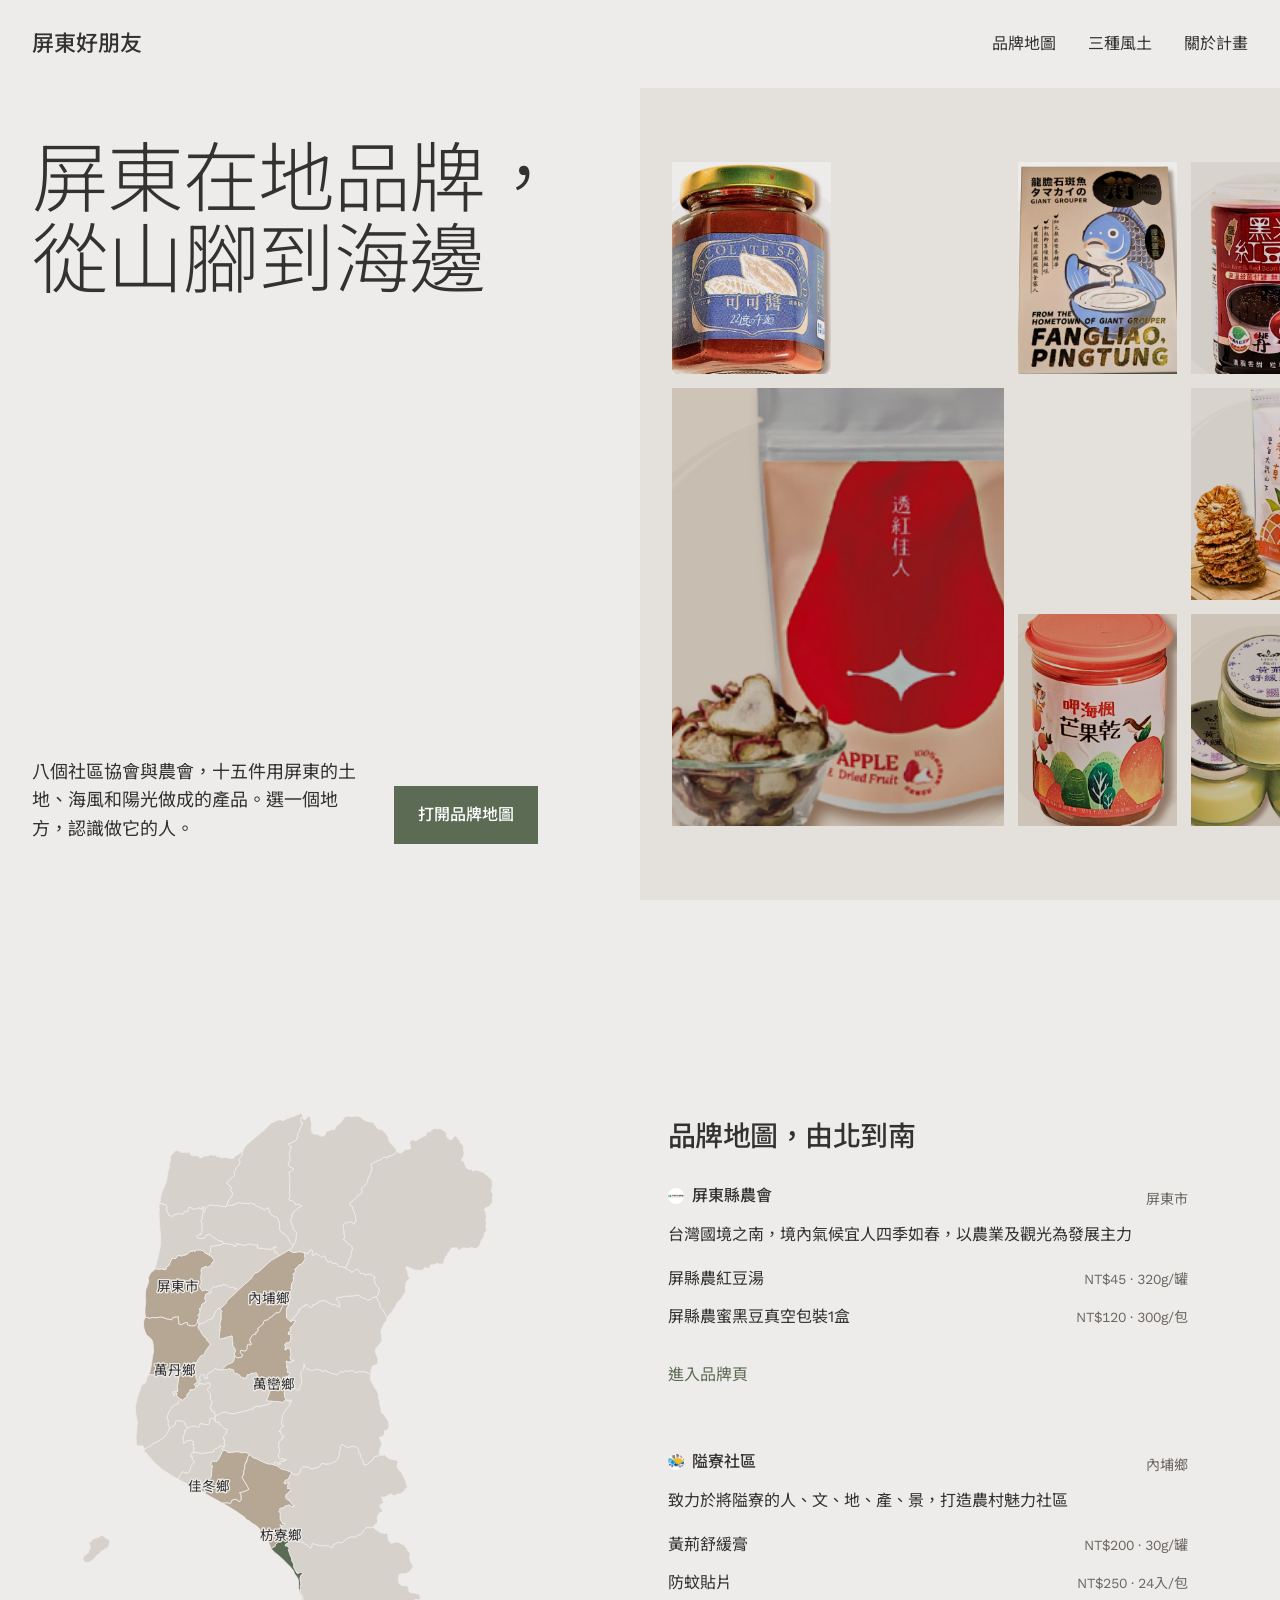
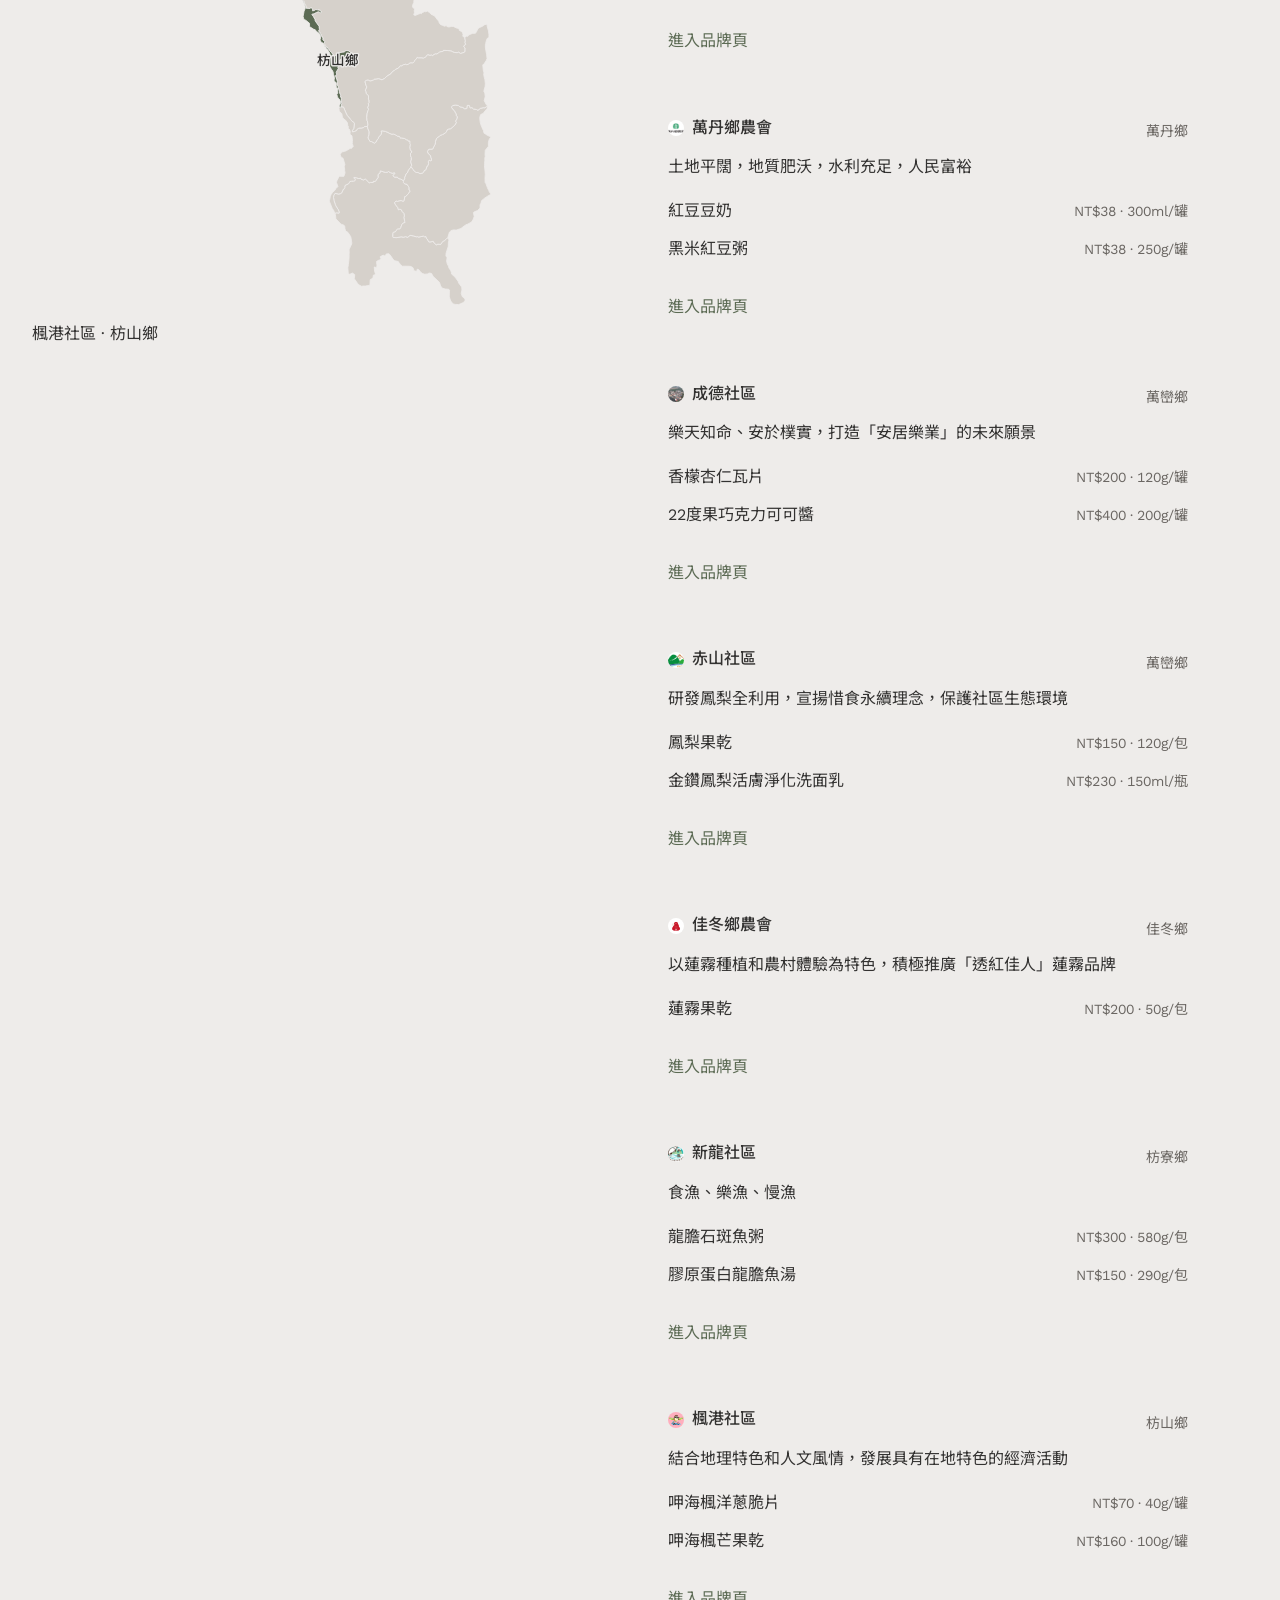
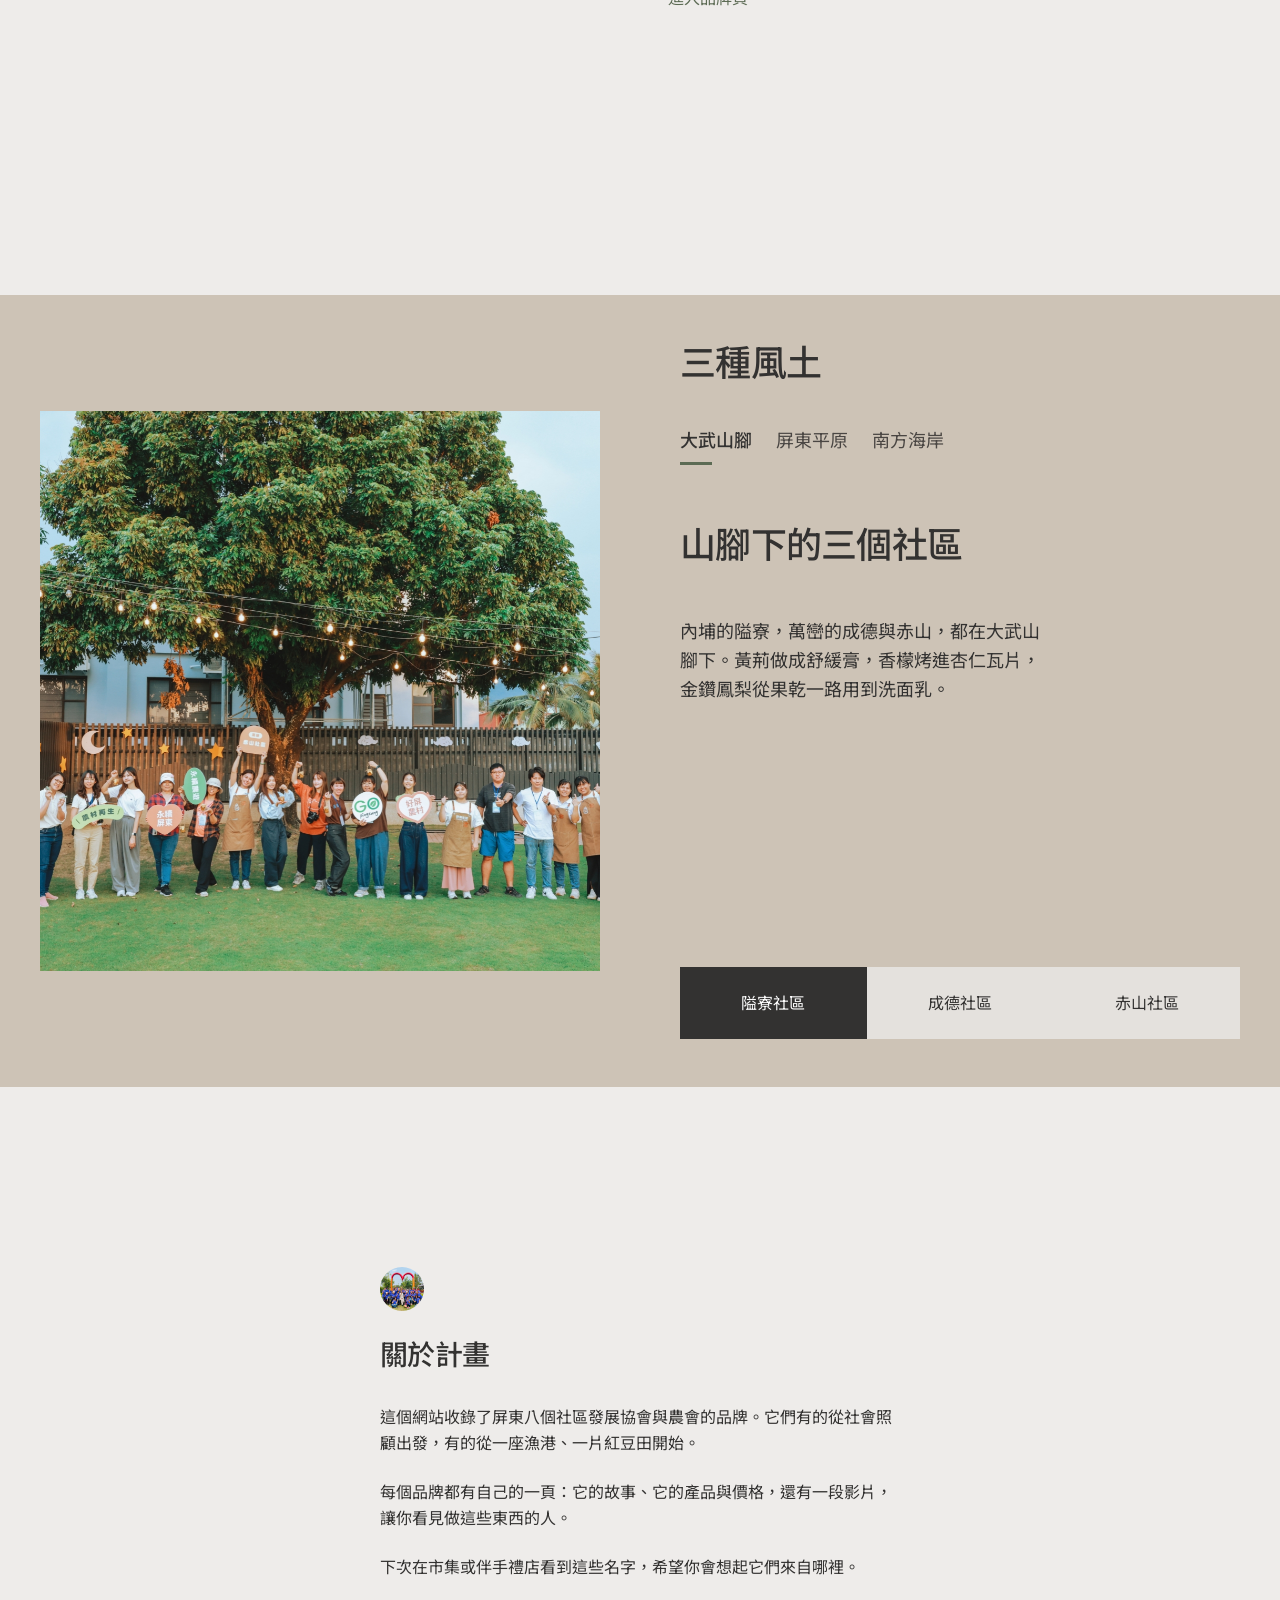
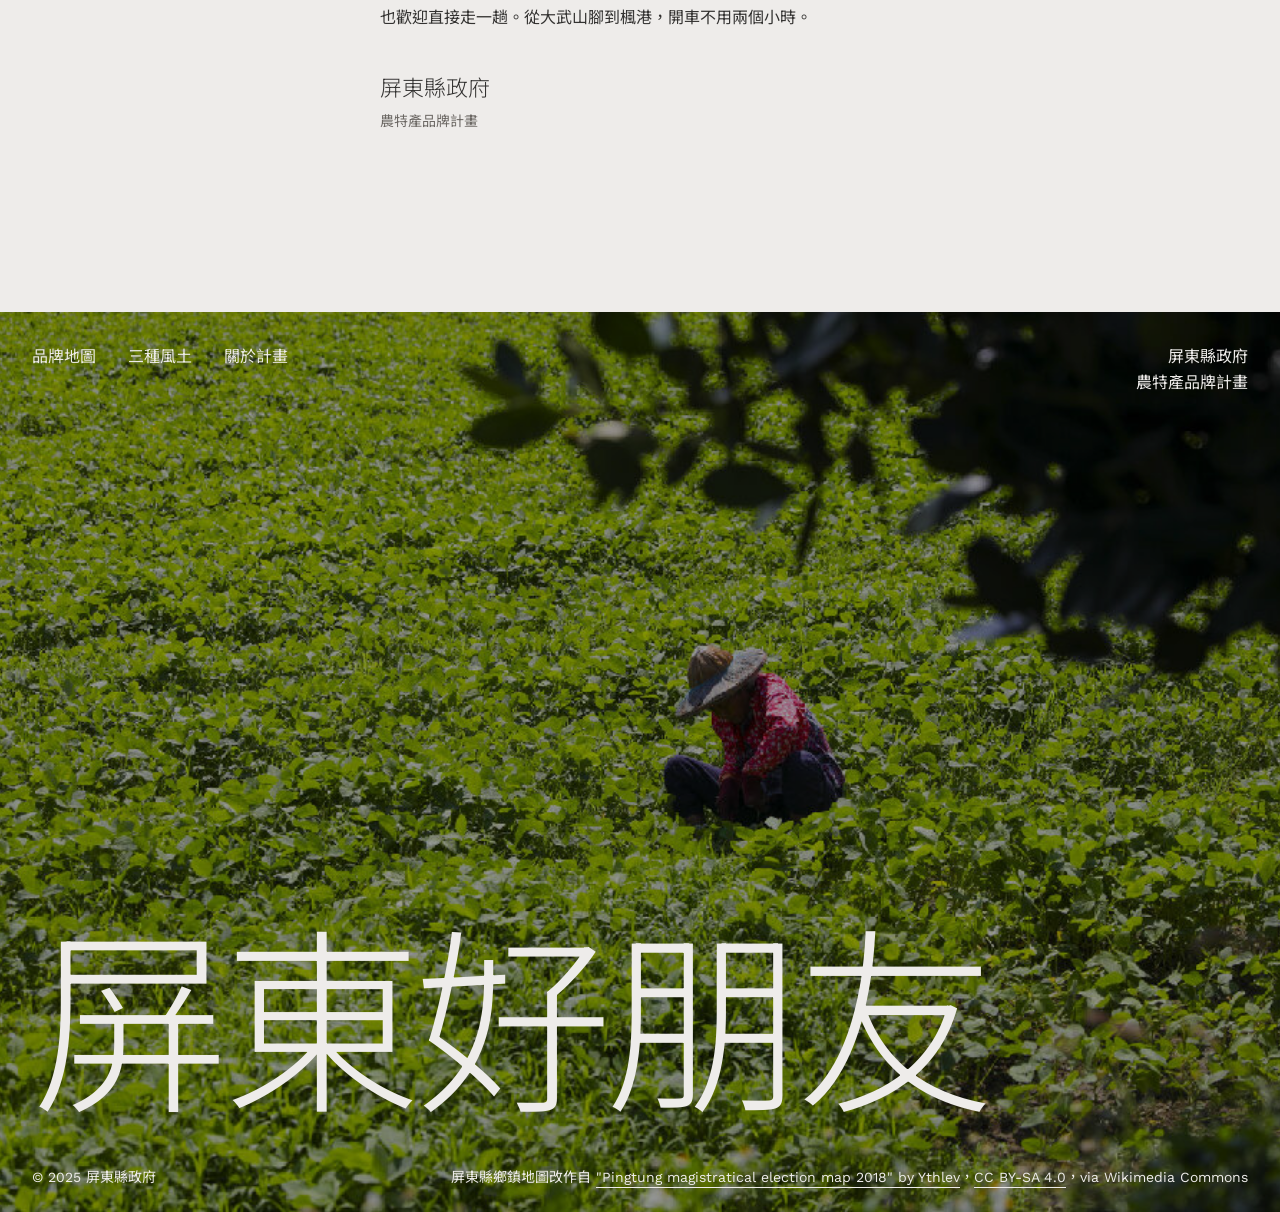
<file: index.html>
<!DOCTYPE html>
<html lang="zh-Hant">
<head>
  <meta charset="UTF-8">
  <meta name="viewport" content="width=device-width, initial-scale=1">
  <title>屏東好朋友｜從山腳到海邊的在地品牌</title>
  <meta name="description" content="八個社區協會與農會，十五件用屏東的土地、海風和陽光做成的產品。從品牌地圖認識做它的人。">
  <link rel="preconnect" href="https://fonts.googleapis.com">
  <link rel="preconnect" href="https://fonts.gstatic.com" crossorigin>
  <link href="https://fonts.googleapis.com/css2?family=Work+Sans:wght@300;400;500&amp;family=Noto+Sans+TC:wght@300;400;500&amp;display=swap" rel="stylesheet">
  <link rel="stylesheet" href="style.css">
  <script src="app.js" defer></script>
</head>
<body data-page="index">
  <header class="site-nav">
    <a class="wordmark" href="index.html">屏東好朋友</a>
    <nav aria-label="主要導覽"><a href="#map">品牌地圖</a><a href="#places">三種風土</a><a href="#about">關於計畫</a></nav>
  </header>
  <main>
    <section class="home-hero" aria-labelledby="home-title">
      <div class="hero-copy">
        <h1 id="home-title" data-reveal>屏東在地品牌，<br>從山腳到海邊</h1>
        <div class="hero-bottom">
          <p data-reveal>八個社區協會與農會，十五件用屏東的土地、海風和陽光做成的產品。選一個地方，認識做它的人。</p>
          <a class="button" href="#map" data-reveal>打開品牌地圖</a>
        </div>
      </div>
      <div class="specimen-stage" aria-label="屏東在地產品">
        <div class="specimen-mosaic">
          <a class="specimen specimen-0" href="#brand-jiadong" style="--tile-index:0">
            <img src="public/assets/jiadong/B_8_1.png" alt="蓮霧果乾" width="500" height="500" fetchpriority="high">
          </a>
          <a class="specimen specimen-1" href="#brand-xinlong" style="--tile-index:1">
            <img src="public/assets/xinlong/B_3_1.png" alt="龍膽石斑魚粥" width="500" height="500" fetchpriority="high">
          </a>
          <a class="specimen specimen-2" href="#brand-chishan" style="--tile-index:2">
            <img src="public/assets/chishan/B_5_1.png" alt="鳳梨果乾" width="500" height="500" fetchpriority="high">
          </a>
          <a class="specimen specimen-3" href="#brand-fenggang" style="--tile-index:3">
            <img src="public/assets/fenggang/B_2_2.png" alt="呷海楓芒果乾" width="500" height="500" fetchpriority="high">
          </a>
          <a class="specimen specimen-4" href="#brand-chengde" style="--tile-index:4">
            <img src="public/assets/chengde/B_4_2.png" alt="22度果巧克力可可醬" width="500" height="500" fetchpriority="high">
          </a>
          <a class="specimen specimen-5" href="#brand-wandan" style="--tile-index:5">
            <img src="public/assets/wandan/B_6_2.png" alt="黑米紅豆粥" width="500" height="500" fetchpriority="high">
          </a>
          <a class="specimen specimen-6" href="#brand-ailiao" style="--tile-index:6">
            <img src="public/assets/ailiao/B_1_1.png" alt="黃荊舒緩膏" width="500" height="500" fetchpriority="high">
          </a>
        </div>
      </div>
    </section>
    <section id="map" class="map-section" aria-labelledby="map-title">
      <div class="map-stage">
        <svg xmlns="http://www.w3.org/2000/svg" viewBox="0 0 1440 2777" role="group" aria-label="屏東縣鄉鎮品牌地圖"><title>屏東縣鄉鎮品牌地圖</title><a class="town has-brand" href="#brand-jiadong" data-town="佳冬鄉" data-slugs="jiadong" aria-label="佳冬鄉：佳冬鄉農會"><path class="town-shape" data-town="佳冬鄉" d="M 584.8 1198.4 580.8 1203.8 577.7 1211.4 577.7 1211.5 574.8 1225.0 571.9 1224.2 570.1 1232.2 569.9 1232.6 567.8 1238.3 567.8 1238.5 569.4 1246.1 565.0 1253.1 565.1 1259.1 565.1 1259.5 565.2 1265.2 559.4 1278.0 559.5 1278.2 570.6 1297.2 570.8 1297.6 579.5 1312.1 579.6 1312.3 579.9 1313.0 580.0 1313.2 583.1 1319.9 582.8 1320.0 571.6 1325.4 560.5 1329.5 549.9 1331.5 549.9 1331.7 549.9 1331.7 553.7 1334.5 555.7 1339.9 556.1 1355.4 550.9 1362.6 550.9 1362.9 546.4 1362.1 545.7 1358.8 535.1 1354.8 523.7 1357.9 519.2 1368.0 516.4 1370.6 511.1 1367.4 504.4 1366.9 504.6 1367.4 503.9 1367.4 503.9 1367.4 489.4 1367.8 448.0 1345.1 430.5 1334.6 430.7 1327.7 430.6 1327.6 426.1 1328.7 411.7 1326.5 420.0 1306.4 435.5 1293.8 435.7 1293.6 435.8 1293.6 444.5 1284.9 444.7 1284.5 445.0 1284.1 445.3 1283.8 447.9 1280.0 448.2 1279.5 450.3 1275.6 452.3 1255.7 452.1 1254.9 452.2 1249.9 452.3 1249.0 452.8 1245.4 452.8 1245.0 455.9 1237.9 448.4 1234.0 450.8 1224.8 456.8 1220.7 464.0 1220.5 464.5 1220.5 471.3 1220.8 476.0 1214.9 480.9 1205.0 481.3 1204.3 485.4 1196.0 485.6 1195.6 488.4 1187.4 493.4 1183.1 501.6 1183.1 503.5 1185.9 503.8 1186.2 504.2 1186.6 504.4 1186.9 508.4 1189.4 508.8 1189.5 520.8 1189.5 534.3 1187.7 546.1 1187.2 546.2 1187.2 558.9 1191.1 559.1 1191.1 568.0 1190.0 576.0 1190.9 584.8 1198.4 Z"><title>佳冬鄉</title></path></a><path class="town-shape" data-town="竹田鄉" d="M 407.4 740.9 425.1 735.4 425.5 735.2 431.6 732.0 438.4 725.8 449.1 723.1 449.4 723.0 450.4 722.8 450.5 722.7 456.0 718.2 460.6 708.5 460.9 702.7 465.0 700.6 465.3 695.0 468.5 693.4 468.6 693.3 473.5 688.5 477.2 682.3 477.3 682.2 477.4 682.1 481.8 687.1 488.9 695.4 485.9 700.1 485.7 711.3 486.4 720.9 481.6 738.5 481.7 748.1 481.9 748.2 482.0 748.3 482.3 748.3 482.4 748.3 484.3 748.7 484.6 748.7 484.7 748.7 484.9 748.8 481.7 755.6 483.3 762.4 480.6 764.1 480.0 777.2 480.0 777.4 480.0 778.0 479.2 787.2 482.2 793.0 482.3 793.0 523.5 781.3 525.3 785.0 525.0 785.5 524.9 797.3 526.3 801.1 526.3 801.6 527.2 807.0 526.3 816.0 533.5 824.9 536.4 832.5 535.6 835.2 535.6 835.3 535.5 835.4 531.9 845.7 534.4 853.0 527.6 872.9 527.4 873.1 521.2 876.7 508.4 881.7 500.5 888.3 491.9 896.0 489.7 899.2 489.7 899.3 483.8 901.5 483.6 901.5 483.4 901.4 473.4 900.4 463.7 895.3 463.5 895.3 460.6 900.7 453.4 906.8 453.0 907.1 442.7 912.1 437.2 916.2 437.2 916.5 437.1 923.2 437.3 923.4 438.4 929.0 438.3 929.3 436.5 931.4 433.6 932.8 428.4 931.0 427.6 919.1 421.2 917.1 417.3 917.9 411.5 923.4 409.7 927.9 412.6 939.0 407.9 945.6 408.6 948.6 407.0 954.1 396.9 959.6 391.3 951.8 393.6 948.5 398.6 946.3 398.8 946.2 401.5 945.4 401.0 936.0 396.8 928.0 396.6 916.3 384.5 914.0 384.5 911.3 378.7 908.1 378.0 907.8 378.9 906.0 379.5 904.7 377.1 902.0 376.4 901.6 374.6 900.7 372.9 899.6 375.5 896.0 373.3 889.4 372.9 888.4 372.5 886.9 372.2 885.2 377.5 879.2 382.4 879.1 385.4 875.3 385.4 875.3 385.7 875.3 385.9 875.2 394.2 875.4 401.6 872.5 405.3 863.0 407.5 861.2 407.7 861.0 413.8 851.7 425.3 847.5 428.5 840.8 428.5 840.1 431.5 833.3 441.9 819.1 445.1 816.9 445.2 816.6 445.3 816.5 446.8 811.4 445.6 807.2 435.0 796.5 432.4 788.7 425.4 784.2 425.3 784.1 420.0 777.1 411.4 762.4 411.0 762.0 404.6 754.2 404.5 748.4 407.4 740.9 Z"><title>竹田鄉</title></path><a class="town has-brand" href="#brand-wandan" data-town="萬丹鄉" data-slugs="wandan" aria-label="萬丹鄉：萬丹鄉農會"><path class="town-shape" data-town="萬丹鄉" d="M 396.9 959.6 397.1 963.2 391.3 968.7 391.1 968.9 391.0 968.9 383.8 971.1 377.5 969.5 375.0 977.2 374.7 977.8 371.1 982.9 366.8 985.7 365.3 995.6 361.6 999.2 355.7 1001.6 350.8 1009.0 349.2 1008.5 347.3 1004.6 345.3 1004.3 341.7 1002.8 330.3 993.5 329.8 992.9 329.3 988.6 329.4 988.4 330.0 981.5 323.3 981.8 322.5 988.4 322.4 989.0 321.3 991.4 320.8 991.4 319.3 992.0 319.2 992.1 319.1 992.1 319.0 991.9 319.0 991.7 318.9 983.9 315.5 978.2 332.6 976.5 333.7 967.7 331.1 967.0 331.2 966.5 335.0 939.3 335.3 937.0 337.2 922.6 328.0 921.3 329.3 905.3 324.2 910.5 307.6 916.4 307.5 916.4 310.3 911.4 311.1 909.9 305.3 910.1 305.0 910.1 304.6 910.1 302.9 910.2 302.1 910.2 300.1 910.6 299.9 910.5 299.0 910.6 290.1 912.8 285.5 911.7 285.4 911.6 285.4 911.5 279.2 911.8 279.0 911.8 265.1 916.4 245.6 917.9 244.3 917.8 240.2 917.7 238.9 917.6 237.4 917.6 236.6 917.6 231.8 917.3 232.6 916.1 233.9 913.2 235.2 910.4 235.7 908.8 236.6 906.2 237.2 903.1 237.6 899.5 241.7 881.0 241.7 880.6 241.9 879.4 243.4 867.2 243.7 864.7 243.9 862.9 244.0 862.7 244.1 861.5 244.8 856.8 245.4 853.5 245.9 850.4 246.5 846.9 247.2 843.8 247.5 842.3 248.3 838.4 248.6 834.2 248.6 832.6 248.5 829.4 248.3 826.4 248.1 822.0 247.9 820.1 247.8 817.1 247.8 816.6 247.1 811.7 246.4 807.6 246.3 806.8 245.9 804.1 245.8 803.6 245.6 802.4 244.6 799.7 243.7 797.9 239.8 791.9 237.5 789.1 236.8 788.5 236.4 788.1 233.2 785.3 232.3 784.6 232.0 784.4 224.0 778.0 223.0 776.3 221.7 773.5 218.2 765.2 217.7 764.0 215.0 755.0 213.9 745.9 213.8 744.4 213.5 739.9 213.5 737.5 214.2 729.4 215.1 726.8 218.3 717.6 224.6 716.3 232.2 717.3 233.6 720.8 238.8 718.1 246.5 716.8 254.2 718.1 275.6 715.1 276.0 714.9 298.0 722.5 300.8 722.4 301.0 722.5 301.1 722.5 312.2 725.1 315.4 718.0 320.5 715.7 328.4 714.6 329.1 714.6 335.6 714.1 335.5 722.5 335.5 722.9 337.6 733.7 337.0 738.6 337.0 739.1 340.9 740.6 341.5 740.8 346.0 742.2 357.2 736.2 364.5 734.7 366.4 734.3 366.9 734.1 368.3 742.6 368.4 743.5 376.9 745.3 376.9 745.5 376.9 745.6 389.9 746.2 397.0 743.1 397.0 742.8 401.1 737.1 401.2 736.8 403.1 729.3 408.0 733.2 408.1 733.4 407.4 740.9 404.5 748.4 404.6 754.2 411.0 762.0 411.4 762.4 420.0 777.1 425.3 784.1 425.4 784.2 432.4 788.7 435.0 796.5 445.6 807.2 446.8 811.4 445.3 816.5 445.2 816.6 445.1 816.9 441.9 819.1 431.5 833.3 428.5 840.1 428.5 840.8 425.3 847.5 413.8 851.7 407.7 861.0 407.5 861.2 405.3 863.0 401.6 872.5 394.2 875.4 385.9 875.2 385.7 875.3 385.4 875.3 385.4 875.3 382.4 879.1 377.5 879.2 372.2 885.2 372.5 886.9 372.9 888.4 373.3 889.4 375.5 896.0 372.9 899.6 374.6 900.7 376.4 901.6 377.1 902.0 379.5 904.7 378.9 906.0 378.0 907.8 378.7 908.1 384.5 911.3 384.5 914.0 396.6 916.3 396.8 928.0 401.0 936.0 401.5 945.4 398.8 946.2 398.6 946.3 393.6 948.5 391.3 951.8 396.9 959.6 Z"><title>萬丹鄉</title></path></a><a class="town has-brand" href="#brand-pingtung" data-town="屏東市" data-slugs="pingtung" aria-label="屏東市：屏東縣農會"><path class="town-shape" data-town="屏東市" d="M 443.5 498.1 453.7 504.7 453.7 504.8 459.5 514.4 459.5 514.6 461.4 517.6 461.6 517.7 461.6 520.6 461.5 520.9 454.4 523.6 453.6 527.5 447.4 537.3 447.3 537.4 445.3 538.2 437.8 541.1 431.6 538.5 418.9 543.8 418.7 543.8 415.7 549.7 416.5 563.3 416.5 563.4 414.4 572.2 415.6 574.8 414.7 582.5 414.7 582.7 415.5 588.2 415.5 588.3 416.3 596.5 416.3 596.7 416.2 597.1 416.2 597.2 416.2 597.3 413.8 598.8 413.8 598.8 412.6 600.7 412.6 600.9 410.4 604.3 409.9 604.9 409.3 605.4 413.5 614.1 413.5 614.3 415.2 618.5 420.2 623.0 427.9 620.4 428.0 620.4 430.1 620.2 430.3 620.2 438.2 622.7 438.4 622.8 438.9 623.0 445.9 632.0 443.4 633.9 437.3 633.4 431.4 635.3 431.4 639.6 431.3 640.0 431.2 640.3 431.2 640.4 431.1 640.6 431.0 640.9 428.5 648.1 428.4 648.4 431.3 658.4 431.3 664.0 431.2 664.0 425.3 664.7 418.4 671.8 415.5 680.7 415.5 687.1 415.4 687.2 415.2 687.3 409.4 686.2 409.3 686.5 409.3 686.5 411.8 694.0 411.3 699.9 404.2 710.9 408.3 711.5 408.4 711.5 410.1 714.8 404.5 722.8 403.1 729.3 401.2 736.8 401.1 737.1 397.0 742.8 397.0 743.1 389.9 746.2 376.9 745.6 376.9 745.5 376.9 745.3 368.4 743.5 368.3 742.6 366.9 734.1 366.4 734.3 364.5 734.7 357.2 736.2 346.0 742.2 341.5 740.8 340.9 740.6 337.0 739.1 337.0 738.6 337.6 733.7 335.5 722.9 335.5 722.5 335.6 714.1 329.1 714.6 328.4 714.6 320.5 715.7 315.4 718.0 312.2 725.1 301.1 722.5 301.0 722.5 300.8 722.4 298.0 722.5 276.0 714.9 275.6 715.1 254.2 718.1 246.5 716.8 238.8 718.1 233.6 720.8 232.2 717.3 224.6 716.3 218.3 717.6 218.9 716.0 219.9 712.2 220.1 710.5 219.8 709.0 219.2 706.0 218.6 700.1 218.6 698.6 218.6 695.7 218.6 692.5 218.6 688.5 218.6 686.6 218.6 685.6 220.1 672.1 220.4 668.3 220.7 666.8 221.0 663.3 220.9 661.0 220.8 659.4 220.7 653.5 220.6 652.7 220.5 650.4 220.4 648.1 220.4 646.5 220.2 643.4 220.3 640.7 220.3 637.6 220.3 636.1 220.5 631.7 220.5 631.3 220.7 627.0 220.9 625.3 221.1 623.9 221.1 623.5 222.4 615.8 223.2 614.4 223.8 613.2 224.7 611.9 225.2 611.1 225.4 610.6 225.5 610.4 226.0 609.0 226.7 606.7 227.5 604.6 227.8 603.3 228.4 601.4 228.8 600.0 230.2 596.9 230.3 596.2 230.9 594.4 231.1 593.1 231.4 587.7 231.4 586.3 230.1 580.1 230.1 578.8 230.5 577.7 231.6 575.2 232.5 573.4 233.2 571.5 234.4 569.0 236.0 565.6 238.6 560.8 238.8 560.5 239.2 560.1 240.6 558.6 242.4 557.1 244.4 555.8 248.3 553.6 249.9 552.1 252.0 548.2 252.2 547.8 256.5 546.4 269.1 547.9 277.4 546.4 277.6 546.4 277.7 546.4 277.8 546.4 288.7 549.4 293.9 546.6 293.4 541.9 295.7 538.7 302.2 535.0 308.1 520.1 308.3 520.0 313.1 510.6 326.0 510.0 331.1 504.8 333.8 499.3 349.0 501.5 350.7 498.7 357.3 498.3 357.3 498.2 362.6 497.4 375.1 487.6 375.4 487.3 375.8 486.7 376.0 486.3 378.3 484.1 378.4 484.1 384.8 485.5 388.4 479.9 392.4 486.2 399.3 480.3 406.9 480.0 417.3 481.6 417.6 481.6 421.1 482.2 421.3 482.2 421.4 482.3 425.7 488.2 443.5 498.1 Z"><title>屏東市</title></path></a><path class="town-shape" data-town="潮州鎮" d="M 661.0 1010.4 656.2 1021.0 651.7 1020.9 632.7 1026.3 618.3 1031.3 615.8 1027.2 598.3 1033.1 600.1 1036.7 582.8 1041.5 582.4 1041.6 561.4 1047.7 561.4 1047.8 561.1 1047.8 544.2 1051.1 532.4 1054.6 519.7 1054.1 519.3 1054.0 510.9 1053.6 510.8 1053.6 506.3 1049.8 497.5 1048.9 490.4 1050.0 487.4 1052.8 487.1 1052.9 485.1 1053.5 484.1 1053.8 470.9 1058.8 463.6 1070.0 463.7 1059.2 462.7 1051.1 462.7 1050.7 462.1 1047.8 454.1 1048.7 452.2 1039.2 448.4 1039.0 446.9 1027.7 451.3 1027.0 450.4 1018.8 453.7 1018.4 453.7 1018.2 453.2 1013.1 453.2 1013.0 452.7 1011.0 452.6 1010.8 451.2 1007.0 446.7 1002.7 447.6 994.3 447.6 993.7 447.4 986.0 443.3 979.1 437.0 971.4 437.2 970.7 438.0 964.9 438.1 964.6 445.0 962.0 447.8 957.2 446.6 948.2 446.5 948.2 446.5 948.2 438.5 946.3 431.8 951.4 415.8 950.0 408.6 948.6 407.9 945.6 412.6 939.0 409.7 927.9 411.5 923.4 417.3 917.9 421.2 917.1 427.6 919.1 428.4 931.0 433.6 932.8 436.5 931.4 438.3 929.3 438.4 929.0 437.3 923.4 437.1 923.2 437.2 916.5 437.2 916.2 442.7 912.1 453.0 907.1 453.4 906.8 460.6 900.7 463.5 895.3 463.7 895.3 473.4 900.4 483.4 901.4 483.6 901.5 483.8 901.5 489.7 899.3 489.7 899.2 490.8 901.3 502.1 897.8 507.3 899.9 513.6 895.1 517.7 897.9 525.9 899.4 526.0 899.4 526.1 899.4 530.5 902.3 529.3 907.7 534.9 912.9 538.0 913.3 538.1 913.5 541.3 913.7 551.0 919.1 554.3 925.9 565.3 928.9 565.4 928.9 573.6 929.4 577.6 917.2 586.1 916.9 589.8 912.8 589.9 912.7 602.4 912.3 608.9 910.6 612.7 918.0 612.7 918.2 613.0 922.5 617.0 929.7 617.0 929.8 615.7 933.3 615.7 933.6 613.2 939.1 620.2 938.2 629.6 942.6 625.6 951.2 660.4 967.3 660.2 968.0 659.0 970.4 658.6 971.4 655.8 980.5 655.6 981.0 645.2 1008.5 645.2 1008.6 661.0 1010.4 Z"><title>潮州鎮</title></path><path class="town-shape" data-town="長治鄉" d="M 688.7 501.2 677.1 508.0 676.6 508.3 675.9 508.6 662.6 516.2 653.0 524.2 628.4 546.9 628.2 546.9 622.6 551.9 613.9 558.9 604.8 561.7 597.5 568.8 592.3 579.6 580.7 589.8 580.5 590.1 569.9 599.5 568.1 601.2 567.7 601.5 546.4 621.0 541.7 615.9 540.7 614.8 540.6 614.7 540.3 614.4 540.2 614.3 533.5 620.4 532.8 613.2 532.6 613.3 525.5 611.2 520.6 612.8 517.9 610.0 514.5 613.0 504.5 601.8 500.2 605.2 495.4 600.7 483.5 606.3 473.4 605.3 473.3 605.3 469.6 612.1 465.9 609.8 461.4 611.2 457.8 609.7 454.2 612.4 454.1 612.6 453.6 615.4 453.5 615.5 453.1 616.2 453.1 616.2 450.9 616.8 450.8 616.9 449.2 622.8 449.2 623.0 451.8 628.4 445.9 632.0 438.9 623.0 438.4 622.8 438.2 622.7 430.3 620.2 430.1 620.2 428.0 620.4 427.9 620.4 420.2 623.0 415.2 618.5 413.5 614.3 413.5 614.1 409.3 605.4 409.9 604.9 410.4 604.3 412.6 600.9 412.6 600.7 413.8 598.8 413.8 598.8 416.2 597.3 416.2 597.2 416.2 597.1 416.3 596.7 416.3 596.5 415.5 588.3 415.5 588.2 414.7 582.7 414.7 582.5 415.6 574.8 414.4 572.2 416.5 563.4 416.5 563.3 415.7 549.7 418.7 543.8 418.9 543.8 431.6 538.5 437.8 541.1 445.3 538.2 447.3 537.4 447.4 537.3 453.6 527.5 454.4 523.6 461.5 520.9 461.6 520.6 461.6 517.7 461.4 517.6 459.5 514.6 459.5 514.4 453.7 504.8 453.7 504.7 443.5 498.1 446.7 488.8 449.5 467.3 457.4 466.6 493.0 460.0 492.7 455.6 512.2 459.0 525.6 461.9 529.8 463.0 530.0 463.3 530.2 466.3 538.0 467.4 538.6 457.9 562.6 463.1 562.8 463.2 562.9 463.2 568.0 464.7 572.8 462.2 588.4 458.1 592.4 461.0 607.1 462.7 607.3 462.8 612.0 462.4 612.3 462.3 614.5 462.2 614.4 462.4 612.4 472.5 619.7 473.5 619.8 473.5 635.9 475.6 636.3 475.7 658.0 478.4 658.1 478.4 665.3 474.4 665.6 474.2 676.2 467.3 679.2 471.5 671.1 474.2 669.2 478.5 674.4 485.7 675.3 490.7 680.3 488.8 688.7 501.2 Z"><title>長治鄉</title></path><path class="town-shape" data-town="麟洛鄉" d="M 546.4 621.0 536.4 630.1 533.4 634.0 533.1 634.2 507.0 657.4 502.8 667.5 499.3 671.1 499.1 671.2 499.0 671.4 498.8 671.5 498.3 672.0 497.7 672.6 497.2 673.0 481.8 687.1 477.4 682.1 477.3 682.2 477.2 682.3 473.5 688.5 468.6 693.3 468.5 693.4 465.3 695.0 465.0 700.6 460.9 702.7 460.6 708.5 456.0 718.2 450.5 722.7 450.4 722.8 449.4 723.0 449.1 723.1 438.4 725.8 431.6 732.0 425.5 735.2 425.1 735.4 407.4 740.9 408.1 733.4 408.0 733.2 403.1 729.3 404.5 722.8 410.1 714.8 408.4 711.5 408.3 711.5 404.2 710.9 411.3 699.9 411.8 694.0 409.3 686.5 409.3 686.5 409.4 686.2 415.2 687.3 415.4 687.2 415.5 687.1 415.5 680.7 418.4 671.8 425.3 664.7 431.2 664.0 431.3 664.0 431.3 658.4 428.4 648.4 428.5 648.1 431.0 640.9 431.1 640.6 431.2 640.4 431.2 640.3 431.3 640.0 431.4 639.6 431.4 635.3 437.3 633.4 443.4 633.9 445.9 632.0 451.8 628.4 449.2 623.0 449.2 622.8 450.8 616.9 450.9 616.8 453.1 616.2 453.1 616.2 453.5 615.5 453.6 615.4 454.1 612.6 454.2 612.4 457.8 609.7 461.4 611.2 465.9 609.8 469.6 612.1 473.3 605.3 473.4 605.3 483.5 606.3 495.4 600.7 500.2 605.2 504.5 601.8 514.5 613.0 517.9 610.0 520.6 612.8 525.5 611.2 532.6 613.3 532.8 613.2 533.5 620.4 540.2 614.3 540.3 614.4 540.6 614.7 540.7 614.8 541.7 615.9 546.4 621.0 Z"><title>麟洛鄉</title></path><path class="town-shape" data-town="九如鄉" d="M 424.5 349.3 421.3 353.2 419.9 360.3 418.9 372.4 415.1 380.0 418.8 388.3 419.1 389.2 419.1 389.4 418.8 397.5 418.9 398.2 419.7 404.9 419.7 405.1 418.0 415.2 413.6 426.6 409.8 425.1 406.2 428.1 406.1 428.3 400.3 434.7 400.4 435.1 400.6 435.1 400.8 435.1 400.9 435.1 407.2 439.8 407.6 439.9 412.9 439.9 412.9 439.6 424.9 440.2 425.5 439.9 429.3 436.7 433.1 428.0 441.0 425.5 441.4 425.4 446.3 424.5 448.3 430.2 470.5 443.7 477.5 447.8 477.6 447.8 484.2 449.1 488.4 448.2 490.1 453.9 492.7 455.6 493.0 460.0 457.4 466.6 449.5 467.3 446.7 488.8 443.5 498.1 425.7 488.2 421.4 482.3 421.3 482.2 421.1 482.2 417.6 481.6 417.3 481.6 406.9 480.0 399.3 480.3 392.4 486.2 388.4 479.9 384.8 485.5 378.4 484.1 378.3 484.1 376.0 486.3 375.8 486.7 375.4 487.3 375.1 487.6 362.6 497.4 357.3 498.2 357.3 498.3 350.7 498.7 349.0 501.5 333.8 499.3 331.1 504.8 326.0 510.0 313.1 510.6 308.3 520.0 308.1 520.1 302.2 535.0 295.7 538.7 293.4 541.9 293.9 546.6 288.7 549.4 277.8 546.4 277.7 546.4 277.6 546.4 277.4 546.4 269.1 547.9 256.5 546.4 252.2 547.8 252.9 546.1 254.5 542.3 255.7 538.5 256.9 534.6 257.3 533.1 258.0 531.2 258.2 530.7 259.3 527.5 260.4 522.0 260.5 520.6 260.6 518.6 260.9 517.3 262.7 512.1 263.1 511.0 263.4 509.9 264.0 508.6 264.9 503.3 265.0 502.0 265.2 500.8 266.1 496.4 266.9 493.3 268.7 485.6 269.3 482.7 270.1 478.9 270.5 476.9 271.1 473.8 271.6 471.5 272.0 469.3 272.2 468.1 272.5 466.4 272.8 463.7 273.1 459.5 273.3 454.2 273.3 453.1 273.2 448.9 273.3 447.8 273.3 436.5 273.3 434.4 273.0 429.6 272.9 428.0 272.5 423.8 272.5 422.6 272.4 422.0 272.0 419.2 271.9 418.4 271.3 413.3 271.1 411.7 271.1 411.4 270.8 409.6 270.8 409.3 270.8 408.9 270.6 407.8 270.5 406.6 270.4 406.0 270.3 403.5 270.1 397.9 270.0 396.4 270.0 394.3 269.9 393.3 270.0 393.1 270.0 392.5 269.9 391.3 269.9 389.9 269.9 389.4 269.9 388.2 269.8 384.6 269.4 383.1 269.1 382.2 269.0 381.6 268.9 379.2 268.9 377.5 268.8 376.3 268.8 375.8 268.8 374.8 268.8 373.9 268.6 372.5 268.8 368.8 268.8 368.1 267.9 364.2 267.7 363.2 268.3 353.3 268.1 351.9 267.9 350.5 267.6 349.1 267.8 345.8 268.2 343.7 269.5 338.3 269.2 336.8 268.6 333.1 268.2 331.1 267.9 325.5 267.9 323.8 268.3 321.3 268.5 319.8 269.3 317.0 280.6 318.2 293.5 323.7 293.7 323.9 295.4 327.8 294.9 342.0 301.2 354.3 302.1 358.6 313.4 362.2 323.3 354.8 334.6 354.2 334.9 352.1 354.0 354.6 354.2 354.6 354.4 354.6 354.4 354.4 354.4 354.0 354.5 353.3 354.5 353.0 355.6 344.2 368.4 345.7 370.1 337.7 370.2 337.1 370.3 336.1 370.4 334.9 370.6 333.8 370.8 333.7 371.8 330.5 381.9 331.6 383.2 335.8 383.3 336.4 390.2 336.2 390.7 336.1 393.1 335.9 393.7 335.9 396.8 335.6 397.2 335.5 410.8 331.6 410.8 331.7 411.0 335.2 418.8 336.0 420.2 329.2 426.3 328.9 423.3 336.7 422.1 344.6 424.5 349.3 Z"><title>九如鄉</title></path><path class="town-shape" data-town="里港鄉" d="M 506.2 320.9 502.1 330.3 493.3 326.2 491.9 329.5 482.3 326.8 481.7 326.7 479.5 326.3 478.8 326.2 468.8 324.2 467.6 326.0 450.4 322.9 444.4 323.9 444.2 323.9 438.0 326.4 432.2 333.2 430.7 337.3 430.6 337.5 424.5 349.3 422.1 344.6 423.3 336.7 426.3 328.9 420.2 329.2 418.8 336.0 411.0 335.2 410.8 331.7 410.8 331.6 397.2 335.5 396.8 335.6 393.7 335.9 393.1 335.9 390.7 336.1 390.2 336.2 383.3 336.4 383.2 335.8 381.9 331.6 371.8 330.5 370.8 333.7 370.6 333.8 370.4 334.9 370.3 336.1 370.2 337.1 370.1 337.7 368.4 345.7 355.6 344.2 354.5 353.0 354.5 353.3 354.4 354.0 354.4 354.4 354.4 354.6 354.2 354.6 354.0 354.6 334.9 352.1 334.6 354.2 323.3 354.8 313.4 362.2 302.1 358.6 301.2 354.3 294.9 342.0 295.4 327.8 293.7 323.9 293.5 323.7 280.6 318.2 269.3 317.0 271.3 312.8 271.8 312.2 272.5 310.5 272.7 310.1 272.7 309.9 272.8 309.4 273.1 307.2 273.1 305.8 273.2 304.5 273.2 303.5 273.5 298.6 273.5 298.5 273.5 297.4 273.5 296.6 273.8 293.5 274.0 292.6 275.8 286.0 276.0 285.1 276.1 284.6 276.2 284.1 276.4 283.1 277.8 278.1 278.2 277.4 281.2 270.2 282.1 268.4 286.7 257.1 287.2 255.5 287.9 253.3 289.2 251.1 290.5 248.6 291.5 246.3 292.4 244.1 292.6 243.2 292.9 242.2 293.6 240.8 293.9 240.0 294.9 237.1 295.1 234.0 295.3 231.1 295.5 228.9 295.6 227.3 297.8 214.9 298.2 212.1 298.4 209.8 298.6 207.8 300.7 198.4 303.3 195.5 303.7 194.6 303.7 192.7 303.7 191.5 303.6 189.2 303.6 188.2 303.6 186.2 303.6 185.7 303.6 184.5 303.9 181.7 304.1 178.4 304.1 175.3 308.5 167.8 308.4 164.8 308.1 161.6 307.9 159.0 307.8 157.4 307.4 152.0 309.1 150.6 309.5 150.2 311.7 148.5 318.7 139.1 320.3 135.9 321.2 134.9 322.5 134.0 329.1 131.2 330.3 131.7 331.4 132.3 331.8 132.8 333.0 133.9 336.8 133.4 337.7 132.3 338.1 132.4 338.6 132.6 340.6 133.0 341.1 133.5 342.0 136.6 342.6 137.3 346.9 138.4 347.7 138.5 356.9 138.0 358.2 137.9 360.2 138.1 361.4 138.1 362.6 138.4 365.5 139.0 367.0 138.5 369.4 138.3 369.8 138.1 368.1 136.4 367.6 136.0 372.6 135.1 373.3 135.4 373.4 135.8 374.1 137.3 375.0 138.8 375.7 140.1 379.0 146.7 379.5 147.3 380.6 148.0 381.7 148.7 383.7 149.7 384.4 149.9 385.1 150.1 385.9 150.3 387.6 150.6 389.0 150.7 389.5 150.7 389.8 150.7 389.9 150.7 390.5 150.7 391.8 150.2 392.7 149.8 393.6 149.7 393.9 149.8 394.7 149.8 395.8 149.7 399.7 149.7 400.9 149.8 401.8 150.0 402.3 150.1 403.5 151.4 404.3 151.8 407.0 153.1 409.1 154.3 413.1 156.8 414.1 157.5 414.6 158.4 415.0 158.3 416.1 157.6 417.3 156.9 418.5 155.8 419.2 155.3 420.5 154.6 422.3 154.1 422.8 153.1 423.9 151.9 430.7 150.0 433.0 150.5 436.3 150.5 439.2 150.4 440.5 150.3 440.9 150.1 443.6 146.9 446.0 147.0 448.9 146.2 449.7 146.5 456.6 148.5 458.9 148.4 460.1 148.4 462.4 147.5 465.4 146.8 468.1 146.1 466.9 148.1 466.4 150.0 469.2 152.1 469.7 152.0 477.0 152.9 485.4 156.7 494.7 155.9 495.5 156.4 496.2 155.7 497.6 156.2 503.2 155.2 505.3 155.8 506.7 156.3 509.3 157.2 509.6 157.3 511.8 158.3 514.1 159.0 516.9 158.9 522.8 159.2 524.4 159.4 529.5 157.9 530.8 156.6 534.0 153.3 536.2 151.0 537.9 149.3 539.0 148.4 548.5 143.9 560.4 133.3 562.0 131.4 562.0 131.5 559.3 144.6 556.7 152.2 548.0 162.7 547.5 166.7 552.2 169.7 552.2 170.0 551.2 176.7 548.5 182.8 538.5 192.1 535.6 201.2 533.0 205.4 532.9 205.6 531.7 208.5 532.5 219.2 525.7 225.7 525.5 225.9 505.1 244.4 522.4 263.2 518.3 270.3 525.9 279.6 524.5 289.4 521.1 293.5 520.3 297.8 514.1 302.9 511.8 306.6 506.2 320.9 Z"><title>里港鄉</title></path><path class="town-shape" data-town="鹽埔鄉" d="M 737.7 464.0 733.7 475.1 723.3 481.2 708.1 490.0 699.3 495.2 699.2 495.3 688.7 501.2 680.3 488.8 675.3 490.7 674.4 485.7 669.2 478.5 671.1 474.2 679.2 471.5 676.2 467.3 665.6 474.2 665.3 474.4 658.1 478.4 658.0 478.4 636.3 475.7 635.9 475.6 619.8 473.5 619.7 473.5 612.4 472.5 614.4 462.4 614.5 462.2 612.3 462.3 612.0 462.4 607.3 462.8 607.1 462.7 592.4 461.0 588.4 458.1 572.8 462.2 568.0 464.7 562.9 463.2 562.8 463.2 562.6 463.1 538.6 457.9 538.0 467.4 530.2 466.3 530.0 463.3 529.8 463.0 525.6 461.9 512.2 459.0 492.7 455.6 490.1 453.9 488.4 448.2 484.2 449.1 477.6 447.8 477.5 447.8 470.5 443.7 448.3 430.2 446.3 424.5 441.4 425.4 441.0 425.5 433.1 428.0 429.3 436.7 425.5 439.9 424.9 440.2 412.9 439.6 412.9 439.9 407.6 439.9 407.2 439.8 400.9 435.1 400.8 435.1 400.6 435.1 400.4 435.1 400.3 434.7 406.1 428.3 406.2 428.1 409.8 425.1 413.6 426.6 418.0 415.2 419.7 405.1 419.7 404.9 418.9 398.2 418.8 397.5 419.1 389.4 419.1 389.2 418.8 388.3 415.1 380.0 418.9 372.4 419.9 360.3 421.3 353.2 424.5 349.3 430.6 337.5 430.7 337.3 432.2 333.2 438.0 326.4 444.2 323.9 444.4 323.9 450.4 322.9 467.6 326.0 468.8 324.2 478.8 326.2 479.5 326.3 481.7 326.7 482.3 326.8 491.9 329.5 493.3 326.2 502.1 330.3 506.2 320.9 515.0 323.9 521.3 322.8 528.1 323.2 528.3 319.6 534.7 319.2 546.2 314.4 565.6 316.6 568.2 316.3 568.3 316.3 574.7 316.4 582.4 318.7 588.9 314.6 592.2 314.5 595.7 318.3 603.2 319.6 607.1 326.1 615.9 328.4 636.9 339.4 637.0 339.3 650.7 332.1 655.4 345.6 659.9 355.6 660.2 355.8 668.9 361.3 680.0 365.4 680.5 365.6 680.6 365.6 686.0 372.9 690.0 386.6 690.1 387.2 691.2 402.1 691.1 410.1 691.2 410.4 697.3 417.8 711.0 425.6 720.6 439.0 727.9 454.5 737.7 464.0 Z"><title>鹽埔鄉</title></path><path class="town-shape" data-town="高樹鄉" d="M 772.8 16.3 767.5 15.5 764.3 23.2 765.8 34.1 773.1 34.1 766.6 45.9 761.5 57.6 761.4 57.8 760.2 64.3 756.6 68.6 752.9 78.1 754.0 83.2 750.3 92.6 741.3 100.3 741.1 100.5 731.4 104.8 731.3 104.9 721.0 108.5 727.2 117.4 732.6 118.7 729.7 124.1 729.1 130.4 729.0 130.5 724.4 137.8 726.4 149.5 726.2 150.1 727.6 159.4 725.6 164.9 725.6 165.1 726.1 167.5 726.1 167.6 726.1 167.8 721.5 172.8 721.1 180.1 727.3 189.0 727.6 189.2 737.5 193.6 740.7 196.4 732.7 203.6 724.1 206.7 726.2 225.7 726.2 225.9 726.5 228.5 726.5 228.6 726.6 230.0 726.6 230.6 727.0 236.4 725.9 255.6 726.8 259.5 725.9 271.0 725.8 271.4 725.7 271.6 724.6 278.6 724.5 278.9 728.4 289.6 723.1 304.7 728.3 307.5 731.1 305.9 738.4 309.5 746.6 318.6 747.2 321.9 747.3 321.9 754.1 319.4 762.8 321.6 767.4 329.0 767.2 329.2 760.8 328.0 755.7 333.6 755.8 333.9 738.9 347.7 735.0 357.4 734.9 357.6 734.8 363.5 729.2 376.7 731.7 381.6 731.3 388.2 737.1 394.8 738.0 406.3 741.2 410.5 745.3 414.0 745.4 414.3 750.1 419.7 748.7 428.0 750.1 429.1 748.4 439.2 748.4 439.4 748.1 444.5 748.2 444.8 746.8 451.1 743.1 454.1 739.7 463.5 737.7 464.0 727.9 454.5 720.6 439.0 711.0 425.6 697.3 417.8 691.2 410.4 691.1 410.1 691.2 402.1 690.1 387.2 690.0 386.6 686.0 372.9 680.6 365.6 680.5 365.6 680.0 365.4 668.9 361.3 660.2 355.8 659.9 355.6 655.4 345.6 650.7 332.1 637.0 339.3 636.9 339.4 615.9 328.4 607.1 326.1 603.2 319.6 595.7 318.3 592.2 314.5 588.9 314.6 582.4 318.7 574.7 316.4 568.3 316.3 568.2 316.3 565.6 316.6 546.2 314.4 534.7 319.2 528.3 319.6 528.1 323.2 521.3 322.8 515.0 323.9 506.2 320.9 511.8 306.6 514.1 302.9 520.3 297.8 521.1 293.5 524.5 289.4 525.9 279.6 518.3 270.3 522.4 263.2 505.1 244.4 525.5 225.9 525.7 225.7 532.5 219.2 531.7 208.5 532.9 205.6 533.0 205.4 535.6 201.2 538.5 192.1 548.5 182.8 551.2 176.7 552.2 170.0 552.2 169.7 547.5 166.7 548.0 162.7 556.7 152.2 559.3 144.6 562.0 131.5 562.0 131.4 562.0 131.3 566.9 122.2 569.6 117.9 572.4 114.5 573.8 113.1 577.9 108.9 581.7 105.1 609.2 82.3 610.9 80.9 622.5 71.7 624.2 70.3 629.9 65.9 632.1 64.1 636.3 60.7 644.5 51.0 646.6 48.9 652.5 43.2 653.1 42.6 653.3 42.5 653.7 42.0 654.9 40.9 660.1 36.6 662.9 34.6 672.1 30.4 674.6 29.2 688.0 24.0 692.4 23.8 695.4 24.7 701.7 27.2 703.8 27.0 705.2 26.5 706.0 26.1 707.3 25.4 709.0 24.4 713.7 21.3 715.8 20.0 730.2 14.6 731.2 14.3 732.7 13.9 738.2 12.9 749.2 7.3 752.2 6.8 755.2 5.7 756.6 5.1 759.1 3.8 760.8 3.3 762.0 2.5 763.1 1.6 766.5 1.0 767.4 1.7 768.9 3.4 770.0 5.1 772.5 13.2 772.6 14.6 772.8 16.3 Z"><title>高樹鄉</title></path><a class="town has-brand" href="#brand-chengde" data-town="萬巒鄉" data-slugs="chengde chishan" aria-label="萬巒鄉：成德社區、赤山社區"><path class="town-shape" data-town="萬巒鄉" d="M 724.9 653.4 722.4 657.8 724.2 661.0 719.5 673.8 723.3 675.2 716.8 682.2 714.8 691.9 714.9 692.0 714.5 703.5 714.5 703.6 715.2 718.3 718.5 721.6 718.8 721.9 719.2 722.2 719.5 722.5 719.7 722.7 720.1 723.1 720.1 723.2 720.6 723.8 720.8 723.9 720.9 724.1 721.1 724.3 721.5 724.7 721.8 725.1 722.0 725.3 722.3 725.6 722.7 725.9 722.9 726.1 723.5 726.6 723.6 726.7 724.0 727.0 724.3 727.4 724.5 727.5 725.0 728.0 725.2 728.2 725.4 728.5 725.8 728.8 729.3 730.9 732.9 731.7 734.2 727.2 741.6 726.5 747.6 728.9 747.6 728.9 742.1 734.9 742.0 734.9 741.1 738.5 739.9 741.4 739.9 741.5 735.4 745.1 727.3 755.0 730.1 761.4 722.4 767.8 720.9 775.7 731.1 777.0 729.7 786.8 729.5 787.3 730.0 794.3 726.8 801.8 719.6 807.0 715.6 804.5 709.1 810.8 709.9 816.6 711.7 824.0 708.5 829.3 713.6 829.8 714.5 823.6 722.8 824.7 729.0 826.9 729.0 827.3 727.2 831.2 730.4 841.8 730.4 850.1 728.8 851.2 728.6 851.4 727.3 858.7 728.5 860.9 728.3 861.0 728.1 861.1 729.4 861.9 729.1 865.2 741.8 867.4 738.6 870.3 732.7 868.8 729.6 870.2 730.9 875.9 724.0 873.2 720.0 873.6 716.7 869.8 713.5 871.1 716.7 882.4 715.2 891.6 720.0 893.6 720.1 893.7 717.8 896.1 717.7 896.2 719.9 900.0 718.5 903.4 718.5 903.6 717.8 906.4 717.8 906.5 718.5 909.1 718.7 909.7 724.9 909.1 728.0 911.5 720.9 923.6 726.8 926.8 721.1 929.2 715.0 922.0 711.3 928.3 712.7 934.4 712.7 934.5 710.9 942.0 710.9 942.3 710.4 953.6 712.6 954.2 716.2 960.4 710.1 967.7 708.2 974.0 708.1 974.1 707.1 984.2 709.7 998.0 715.8 1007.0 719.4 1005.9 733.1 1007.9 733.8 1011.0 728.3 1011.7 710.9 1006.0 701.8 1014.8 661.0 1010.4 645.2 1008.6 645.2 1008.5 655.6 981.0 655.8 980.5 658.6 971.4 659.0 970.4 660.2 968.0 660.4 967.3 625.6 951.2 629.6 942.6 620.2 938.2 613.2 939.1 615.7 933.6 615.7 933.3 617.0 929.8 617.0 929.7 613.0 922.5 612.7 918.2 612.7 918.0 608.9 910.6 602.4 912.3 589.9 912.7 589.8 912.8 586.1 916.9 577.6 917.2 573.6 929.4 565.4 928.9 565.3 928.9 554.3 925.9 551.0 919.1 541.3 913.7 538.1 913.5 538.0 913.3 534.9 912.9 529.3 907.7 530.5 902.3 526.1 899.4 526.0 899.4 525.9 899.4 517.7 897.9 513.6 895.1 507.3 899.9 502.1 897.8 490.8 901.3 489.7 899.2 491.9 896.0 500.5 888.3 508.4 881.7 521.2 876.7 527.4 873.1 527.6 872.9 534.4 853.0 539.8 856.6 539.9 856.7 543.2 858.2 557.0 856.4 560.9 849.6 560.9 849.4 553.9 841.3 553.6 840.7 553.5 840.5 553.2 840.0 552.7 834.0 552.7 833.9 554.2 832.5 570.9 834.1 572.5 833.4 572.5 833.3 573.2 832.9 573.5 832.6 576.4 825.0 576.5 817.9 580.8 809.2 585.6 814.1 590.9 811.6 590.6 807.7 585.6 804.5 588.8 800.8 584.9 796.0 592.5 783.6 592.6 783.5 592.7 783.3 597.5 777.1 607.1 775.0 607.0 768.4 613.3 766.5 613.4 766.4 615.9 760.0 611.4 756.1 611.5 756.1 617.9 752.3 626.7 744.5 626.8 744.5 631.7 741.2 635.1 730.1 639.1 725.8 646.8 725.8 652.8 721.7 655.8 716.9 661.6 715.3 676.2 701.2 687.6 699.6 692.9 695.2 694.8 690.5 694.9 690.2 697.3 682.6 701.9 678.4 701.4 673.4 705.4 661.5 705.4 658.0 712.1 654.9 721.3 655.6 724.9 653.4 Z"><title>萬巒鄉</title></path></a><a class="town has-brand" href="#brand-ailiao" data-town="內埔鄉" data-slugs="ailiao" aria-label="內埔鄉：隘寮社區"><path class="town-shape" data-town="內埔鄉" d="M 776.3 489.8 777.0 492.5 778.1 493.3 779.2 497.2 779.0 497.7 778.4 501.2 778.7 502.0 780.9 511.8 773.9 521.0 771.7 526.9 767.2 529.7 767.1 529.8 766.9 529.9 766.7 530.1 766.4 530.2 766.4 530.3 758.5 532.6 758.3 532.7 758.7 534.1 751.4 542.4 742.8 548.8 747.1 552.9 746.5 557.9 739.9 563.5 739.6 563.7 737.3 565.4 741.2 573.3 738.1 577.9 739.9 584.4 738.5 590.1 733.3 598.3 732.8 599.8 731.8 605.7 734.6 611.0 729.8 613.4 729.7 613.5 732.7 618.0 731.7 622.1 731.7 622.2 731.6 622.2 726.6 631.1 728.3 644.1 728.1 644.4 731.5 650.6 724.9 653.4 721.3 655.6 712.1 654.9 705.4 658.0 705.4 661.5 701.4 673.4 701.9 678.4 697.3 682.6 694.9 690.2 694.8 690.5 692.9 695.2 687.6 699.6 676.2 701.2 661.6 715.3 655.8 716.9 652.8 721.7 646.8 725.8 639.1 725.8 635.1 730.1 631.7 741.2 626.8 744.5 626.7 744.5 617.9 752.3 611.5 756.1 611.4 756.1 615.9 760.0 613.4 766.4 613.3 766.5 607.0 768.4 607.1 775.0 597.5 777.1 592.7 783.3 592.6 783.5 592.5 783.6 584.9 796.0 588.8 800.8 585.6 804.5 590.6 807.7 590.9 811.6 585.6 814.1 580.8 809.2 576.5 817.9 576.4 825.0 573.5 832.6 573.2 832.9 572.5 833.3 572.5 833.4 570.9 834.1 554.2 832.5 552.7 833.9 552.7 834.0 553.2 840.0 553.5 840.5 553.6 840.7 553.9 841.3 560.9 849.4 560.9 849.6 557.0 856.4 543.2 858.2 539.9 856.7 539.8 856.6 534.4 853.0 531.9 845.7 535.5 835.4 535.6 835.3 535.6 835.2 536.4 832.5 533.5 824.9 526.3 816.0 527.2 807.0 526.3 801.6 526.3 801.1 524.9 797.3 525.0 785.5 525.3 785.0 523.5 781.3 482.3 793.0 482.2 793.0 479.2 787.2 480.0 778.0 480.0 777.4 480.0 777.2 480.6 764.1 483.3 762.4 481.7 755.6 484.9 748.8 484.7 748.7 484.6 748.7 484.3 748.7 482.4 748.3 482.3 748.3 482.0 748.3 481.9 748.2 481.7 748.1 481.6 738.5 486.4 720.9 485.7 711.3 485.9 700.1 488.9 695.4 481.8 687.1 497.2 673.0 497.7 672.6 498.3 672.0 498.8 671.5 499.0 671.4 499.1 671.2 499.3 671.1 502.8 667.5 507.0 657.4 533.1 634.2 533.4 634.0 536.4 630.1 546.4 621.0 567.7 601.5 568.1 601.2 569.9 599.5 580.5 590.1 580.7 589.8 592.3 579.6 597.5 568.8 604.8 561.7 613.9 558.9 622.6 551.9 628.2 546.9 628.4 546.9 653.0 524.2 662.6 516.2 675.9 508.6 676.6 508.3 677.1 508.0 688.7 501.2 699.2 495.3 699.3 495.2 708.1 490.0 723.3 481.2 736.4 488.4 748.1 488.7 753.9 486.1 767.6 487.1 776.3 489.8 Z"><title>內埔鄉</title></path></a><path class="town-shape" data-town="新埤鄉" d="M 733.8 1011.0 726.1 1017.6 728.6 1020.5 728.7 1020.6 722.4 1028.0 708.7 1046.8 708.7 1046.9 708.6 1047.1 705.6 1052.7 705.3 1053.1 701.0 1061.2 699.6 1071.7 700.5 1076.5 700.7 1076.7 698.0 1083.9 698.1 1093.3 706.4 1098.5 696.7 1102.4 696.4 1106.5 696.0 1106.8 688.4 1116.3 695.4 1115.8 695.2 1125.3 698.4 1129.2 704.0 1131.6 703.8 1132.1 704.2 1138.9 698.6 1139.0 702.2 1141.9 695.8 1144.9 693.9 1148.6 688.6 1153.1 688.1 1163.4 689.2 1166.1 685.5 1173.5 691.1 1174.3 691.5 1174.5 690.2 1180.9 691.7 1187.5 690.6 1191.5 685.8 1197.0 688.5 1207.3 694.1 1213.4 699.8 1211.8 712.1 1215.8 716.2 1214.3 716.2 1214.7 711.4 1218.3 706.5 1217.7 705.6 1222.6 699.9 1220.7 691.0 1223.7 688.5 1226.2 695.7 1230.1 684.8 1232.1 682.5 1226.7 674.4 1223.3 669.5 1233.9 661.5 1231.5 656.4 1231.4 656.0 1231.4 648.1 1229.8 635.8 1225.5 609.5 1212.5 595.9 1207.7 591.6 1202.6 584.8 1198.4 576.0 1190.9 568.0 1190.0 559.1 1191.1 558.9 1191.1 546.2 1187.2 546.1 1187.2 534.3 1187.7 520.8 1189.5 508.8 1189.5 508.4 1189.4 504.4 1186.9 504.2 1186.6 503.8 1186.2 503.5 1185.9 501.6 1183.1 493.4 1183.1 489.8 1177.4 495.2 1172.0 495.4 1171.6 496.9 1169.7 498.9 1166.7 496.1 1161.9 496.9 1150.8 496.2 1143.2 492.4 1142.2 491.9 1141.8 493.5 1134.4 500.8 1127.2 501.0 1126.8 504.8 1117.6 505.4 1117.1 506.1 1109.4 502.3 1108.9 493.8 1104.2 484.3 1092.9 479.8 1093.0 479.4 1083.9 465.6 1084.4 465.4 1075.0 463.5 1074.2 463.6 1070.0 470.9 1058.8 484.1 1053.8 485.1 1053.5 487.1 1052.9 487.4 1052.8 490.4 1050.0 497.5 1048.9 506.3 1049.8 510.8 1053.6 510.9 1053.6 519.3 1054.0 519.7 1054.1 532.4 1054.6 544.2 1051.1 561.1 1047.8 561.4 1047.8 561.4 1047.7 582.4 1041.6 582.8 1041.5 600.1 1036.7 598.3 1033.1 615.8 1027.2 618.3 1031.3 632.7 1026.3 651.7 1020.9 656.2 1021.0 661.0 1010.4 701.8 1014.8 710.9 1006.0 728.3 1011.7 733.8 1011.0 Z"><title>新埤鄉</title></path><path class="town-shape" data-town="崁頂鄉" d="M 463.6 1070.0 463.5 1074.2 457.9 1073.4 456.2 1070.6 451.2 1070.0 446.5 1072.0 445.6 1083.9 445.7 1084.1 445.7 1084.2 442.9 1091.4 431.0 1093.6 428.6 1091.9 418.8 1090.4 418.5 1087.8 410.8 1089.6 410.8 1097.2 408.5 1099.9 408.3 1100.4 407.6 1102.7 407.6 1102.7 403.6 1102.8 396.5 1099.1 396.3 1099.0 396.0 1098.9 395.9 1098.8 391.5 1098.0 381.6 1099.2 372.2 1102.8 367.7 1101.7 363.7 1100.2 358.7 1092.4 357.5 1085.6 357.3 1085.2 355.0 1082.8 336.3 1078.8 335.3 1078.5 334.3 1078.1 334.0 1078.1 326.3 1081.6 324.4 1092.6 318.0 1097.8 308.3 1103.3 304.5 1107.8 304.1 1108.2 303.6 1108.7 303.4 1105.0 303.3 1104.8 303.3 1104.1 302.8 1099.6 298.4 1088.2 300.8 1085.1 300.8 1084.9 300.7 1084.9 295.9 1062.9 298.3 1059.8 301.8 1048.6 305.8 1043.4 313.0 1031.0 313.2 1030.8 321.7 1024.2 335.5 1018.5 335.7 1018.4 334.0 1014.0 342.7 1004.8 345.3 1004.3 347.3 1004.6 349.2 1008.5 350.8 1009.0 355.7 1001.6 361.6 999.2 365.3 995.6 366.8 985.7 371.1 982.9 374.7 977.8 375.0 977.2 377.5 969.5 383.8 971.1 391.0 968.9 391.1 968.9 391.3 968.7 397.1 963.2 396.9 959.6 407.0 954.1 408.6 948.6 415.8 950.0 431.8 951.4 438.5 946.3 446.5 948.2 446.5 948.2 446.6 948.2 447.8 957.2 445.0 962.0 438.1 964.6 438.0 964.9 437.2 970.7 437.0 971.4 443.3 979.1 447.4 986.0 447.6 993.7 447.6 994.3 446.7 1002.7 451.2 1007.0 452.6 1010.8 452.7 1011.0 453.2 1013.0 453.2 1013.1 453.7 1018.2 453.7 1018.4 450.4 1018.8 451.3 1027.0 446.9 1027.7 448.4 1039.0 452.2 1039.2 454.1 1048.7 462.1 1047.8 462.7 1050.7 462.7 1051.1 463.7 1059.2 463.6 1070.0 Z"><title>崁頂鄉</title></path><path class="town-shape" data-town="南州鄉" d="M 463.5 1074.2 465.4 1075.0 465.6 1084.4 479.4 1083.9 479.8 1093.0 484.3 1092.9 493.8 1104.2 502.3 1108.9 506.1 1109.4 505.4 1117.1 504.8 1117.6 501.0 1126.8 500.8 1127.2 493.5 1134.4 491.9 1141.8 492.4 1142.2 496.2 1143.2 496.9 1150.8 496.1 1161.9 498.9 1166.7 496.9 1169.7 492.5 1168.5 479.9 1167.9 479.9 1171.8 479.6 1171.9 464.8 1178.5 464.4 1178.7 460.3 1181.5 460.6 1188.8 444.1 1190.0 429.6 1192.8 421.8 1192.7 419.8 1194.3 419.1 1194.4 408.4 1195.0 406.7 1190.2 406.7 1189.6 406.7 1188.8 405.9 1189.0 405.7 1189.2 391.4 1191.5 389.7 1190.2 389.0 1168.6 386.6 1164.1 389.0 1153.0 382.9 1151.1 382.1 1147.3 381.7 1147.3 363.8 1150.0 360.1 1155.7 353.3 1157.7 353.2 1157.8 353.5 1148.1 352.0 1141.0 352.3 1133.7 357.1 1124.7 358.0 1112.3 362.3 1112.1 367.7 1101.7 372.2 1102.8 381.6 1099.2 391.5 1098.0 395.9 1098.8 396.0 1098.9 396.3 1099.0 396.5 1099.1 403.6 1102.8 407.6 1102.7 407.6 1102.7 408.3 1100.4 408.5 1099.9 410.8 1097.2 410.8 1089.6 418.5 1087.8 418.8 1090.4 428.6 1091.9 431.0 1093.6 442.9 1091.4 445.7 1084.2 445.7 1084.1 445.6 1083.9 446.5 1072.0 451.2 1070.0 456.2 1070.6 457.9 1073.4 463.5 1074.2 Z"><title>南州鄉</title></path><path class="town-shape" data-town="琉球鄉" d="M 70.5 1481.9 75.8 1484.9 79.0 1489.4 80.0 1490.4 91.0 1495.8 94.7 1500.3 92.1 1519.1 87.0 1523.4 84.6 1524.9 73.7 1531.1 72.1 1533.1 62.7 1538.7 59.5 1544.6 49.0 1551.5 42.0 1560.7 35.9 1566.7 32.1 1568.7 28.7 1570.7 25.9 1573.3 23.7 1574.2 18.5 1576.2 12.0 1576.3 9.6 1574.9 6.1 1573.9 1.0 1566.3 1.3 1563.0 1.8 1560.6 1.7 1558.9 3.8 1553.7 7.6 1551.0 8.4 1550.6 10.5 1549.0 11.8 1548.2 19.9 1541.3 21.5 1537.1 21.4 1535.8 21.8 1533.5 27.5 1526.5 25.8 1516.9 21.5 1509.8 23.1 1507.0 29.2 1503.2 33.9 1495.9 38.6 1492.6 50.7 1489.6 56.5 1486.6 57.0 1486.4 58.4 1485.4 63.5 1482.6 70.2 1481.8 70.5 1481.9 Z"><title>琉球鄉</title></path><path class="town-shape" data-town="三地門鄉" d="M 1101.2 133.5 1098.5 139.7 1084.8 149.9 1078.2 151.0 1072.9 150.2 1069.8 156.8 1062.9 156.9 1059.5 154.6 1051.2 159.1 1044.8 164.2 1038.5 166.3 1033.6 168.0 1022.6 174.0 1010.9 177.8 1010.9 178.0 1010.8 178.2 1010.8 178.8 1013.8 190.6 1014.5 199.8 1011.5 208.0 1011.4 209.0 1001.6 228.7 997.7 243.1 992.7 252.2 992.2 252.4 983.3 257.9 978.0 265.1 979.4 273.7 979.4 274.3 976.9 283.3 973.0 286.2 967.2 286.9 958.7 298.3 958.2 299.0 949.1 305.8 937.0 317.0 940.8 327.2 946.5 328.8 945.8 333.3 951.9 345.1 954.3 357.1 956.6 357.9 956.5 367.5 956.5 367.8 956.5 367.9 959.3 376.9 956.7 382.8 950.3 390.6 944.7 382.8 936.6 382.6 919.0 387.0 913.4 390.7 912.9 391.1 912.6 391.4 912.5 391.6 912.6 391.8 913.4 393.5 914.6 397.0 914.7 398.0 914.7 407.8 914.9 408.7 916.3 412.8 916.8 413.7 917.0 414.2 917.3 414.7 916.1 422.2 919.3 434.5 915.5 444.8 922.3 449.1 931.4 459.9 937.0 461.1 942.9 466.3 944.8 470.3 945.0 470.8 946.7 475.9 940.8 493.3 941.8 500.9 935.9 509.2 932.8 516.4 933.8 521.6 926.8 532.2 923.6 540.3 925.2 544.2 925.0 544.7 923.4 544.1 916.3 542.3 911.1 538.2 897.7 538.4 894.7 535.7 890.8 528.3 884.7 525.7 878.2 529.7 875.3 529.5 873.7 523.1 868.6 520.5 862.2 523.2 861.9 523.2 854.9 515.3 852.0 511.5 850.4 502.8 843.7 502.3 837.5 506.5 825.4 497.2 817.3 493.4 814.2 493.4 810.6 500.7 803.7 496.8 806.6 487.5 806.2 483.8 801.5 480.1 796.1 482.4 791.4 493.3 776.3 489.8 767.6 487.1 753.9 486.1 748.1 488.7 736.4 488.4 723.3 481.2 733.7 475.1 737.7 464.0 739.7 463.5 743.1 454.1 746.8 451.1 748.2 444.8 748.1 444.5 748.4 439.4 748.4 439.2 750.1 429.1 748.7 428.0 750.1 419.7 745.4 414.3 745.3 414.0 741.2 410.5 738.0 406.3 737.1 394.8 731.3 388.2 731.7 381.6 729.2 376.7 734.8 363.5 734.9 357.6 735.0 357.4 738.9 347.7 755.8 333.9 755.7 333.6 760.8 328.0 767.2 329.2 767.4 329.0 762.8 321.6 754.1 319.4 747.3 321.9 747.2 321.9 746.6 318.6 738.4 309.5 731.1 305.9 728.3 307.5 723.1 304.7 728.4 289.6 724.5 278.9 724.6 278.6 725.7 271.6 725.8 271.4 725.9 271.0 726.8 259.5 725.9 255.6 727.0 236.4 726.6 230.6 726.6 230.0 726.5 228.6 726.5 228.5 726.2 225.9 726.2 225.7 724.1 206.7 732.7 203.6 740.7 196.4 737.5 193.6 727.6 189.2 727.3 189.0 721.1 180.1 721.5 172.8 726.1 167.8 726.1 167.6 726.1 167.5 725.6 165.1 725.6 164.9 727.6 159.4 726.2 150.1 726.4 149.5 724.4 137.8 729.0 130.5 729.1 130.4 729.7 124.1 732.6 118.7 727.2 117.4 721.0 108.5 731.3 104.9 731.4 104.8 741.1 100.5 741.3 100.3 750.3 92.6 754.0 83.2 752.9 78.1 756.6 68.6 760.2 64.3 761.4 57.8 761.5 57.6 766.6 45.9 773.1 34.1 765.8 34.1 764.3 23.2 767.5 15.5 772.8 16.3 773.9 21.9 774.7 23.1 776.4 23.6 782.6 21.5 783.5 20.3 784.8 16.6 792.6 10.6 795.0 11.0 799.7 16.0 800.6 31.0 803.8 43.3 801.2 54.2 802.0 56.7 803.1 63.8 803.6 67.1 804.7 69.4 806.3 71.6 807.0 72.1 808.4 72.6 809.5 72.9 814.3 74.1 820.7 74.5 822.8 74.3 825.8 74.6 828.3 77.6 831.3 80.4 834.0 81.2 836.1 81.5 840.4 80.9 848.1 79.0 848.8 78.2 851.7 72.7 852.5 69.9 853.6 63.8 867.1 61.5 869.2 60.6 872.8 58.3 881.6 58.2 884.0 57.7 885.2 55.8 887.8 47.7 897.0 40.0 901.1 36.9 909.2 28.0 911.1 26.5 914.4 20.6 915.4 17.3 918.2 14.9 922.1 12.8 926.5 11.6 929.5 10.9 938.0 12.2 943.7 13.1 956.1 11.7 961.6 10.0 968.6 12.3 973.0 12.9 981.8 20.6 984.9 23.1 986.7 24.6 991.2 27.1 1001.9 30.2 1009.1 31.7 1015.4 32.1 1017.7 32.7 1019.5 33.6 1021.0 36.3 1022.2 38.7 1029.0 45.9 1029.4 49.2 1036.6 55.7 1043.5 58.4 1045.0 58.3 1048.0 57.0 1051.6 58.6 1052.3 59.2 1055.5 65.5 1058.0 67.1 1062.8 71.2 1064.5 73.5 1070.1 80.6 1071.2 84.0 1071.9 85.6 1072.7 88.4 1074.7 99.9 1074.8 101.8 1075.8 102.9 1078.7 103.3 1082.9 108.1 1086.5 113.2 1090.2 115.1 1091.6 117.1 1094.4 122.6 1097.6 124.5 1098.7 126.2 1101.2 133.5 Z"><title>三地門鄉</title></path><path class="town-shape" data-town="霧臺鄉" d="M 1336.1 119.5 1334.7 129.7 1337.9 139.0 1336.0 150.1 1328.6 164.6 1329.3 167.1 1337.4 170.7 1342.0 185.1 1346.6 193.0 1354.6 198.8 1362.5 197.5 1368.8 203.6 1379.1 199.6 1396.6 204.8 1399.7 207.3 1405.3 207.7 1413.6 216.4 1419.2 217.9 1426.4 227.1 1430.5 228.3 1436.7 240.8 1436.0 249.1 1436.7 257.9 1434.5 264.5 1432.5 275.2 1438.1 283.5 1439.0 287.4 1436.5 295.1 1437.0 303.0 1437.1 303.4 1438.1 308.7 1436.4 313.7 1431.1 318.6 1429.0 326.0 1411.3 333.4 1407.5 341.2 1414.6 345.2 1413.7 354.8 1416.2 361.1 1416.7 363.2 1412.9 377.4 1416.0 385.5 1414.5 391.6 1413.8 394.2 1412.8 399.3 1416.7 403.4 1414.3 415.3 1408.0 422.0 1408.3 428.4 1405.2 439.3 1404.6 440.3 1400.6 441.8 1396.8 448.6 1396.2 451.5 1394.9 457.9 1389.7 466.7 1387.5 469.7 1385.1 472.7 1374.5 475.5 1364.3 472.4 1356.9 472.9 1347.7 475.9 1341.7 473.3 1327.6 473.9 1320.4 482.4 1315.7 478.6 1311.2 471.7 1306.1 473.0 1294.6 472.9 1286.2 484.6 1285.5 485.9 1282.9 490.7 1279.0 492.0 1280.5 498.8 1272.5 501.9 1271.1 509.4 1266.8 515.6 1267.5 523.1 1263.5 528.7 1258.9 530.2 1249.0 529.4 1242.5 527.1 1231.0 533.0 1225.6 531.9 1219.6 532.9 1217.2 535.2 1218.2 541.0 1217.0 546.1 1210.3 543.3 1197.7 542.7 1192.0 553.0 1188.7 550.7 1182.5 551.3 1161.8 550.9 1154.6 545.9 1147.8 544.3 1139.6 539.2 1133.4 540.8 1133.7 542.4 1135.8 549.1 1140.5 558.3 1139.9 565.7 1145.9 578.0 1145.8 578.7 1145.5 579.7 1138.1 588.1 1132.1 598.1 1132.1 598.2 1132.0 598.7 1132.4 601.3 1132.2 624.1 1130.5 629.2 1125.4 635.5 1123.1 640.9 1115.1 653.4 1108.2 659.2 1099.5 671.1 1097.6 676.6 1096.3 678.4 1094.7 682.4 1085.9 693.3 1083.5 699.2 1073.9 707.2 1071.7 713.3 1067.7 715.7 1067.0 716.4 1066.9 717.1 1062.9 712.4 1060.2 703.8 1050.7 688.4 1043.4 681.8 1041.7 670.5 1039.5 662.9 1034.7 658.9 1033.3 652.5 1029.5 645.1 1036.6 635.6 1037.8 627.1 1040.0 621.9 1037.5 613.9 1024.6 597.6 1024.4 592.5 1021.7 585.7 1024.8 574.7 1014.7 568.2 1006.2 565.5 998.0 566.1 989.7 570.2 987.1 563.0 982.6 562.1 977.4 563.7 972.5 561.3 971.2 555.3 966.3 552.8 964.4 547.9 960.8 547.6 953.3 552.0 949.0 556.5 941.9 559.5 939.0 553.2 931.7 551.8 925.0 544.7 925.2 544.2 923.6 540.3 926.8 532.2 933.8 521.6 932.8 516.4 935.9 509.2 941.8 500.9 940.8 493.3 946.7 475.9 945.0 470.8 944.8 470.3 942.9 466.3 937.0 461.1 931.4 459.9 922.3 449.1 915.5 444.8 919.3 434.5 916.1 422.2 917.3 414.7 917.0 414.2 916.8 413.7 916.3 412.8 914.9 408.7 914.7 407.8 914.7 398.0 914.6 397.0 913.4 393.5 912.6 391.8 912.5 391.6 912.6 391.4 912.9 391.1 913.4 390.7 919.0 387.0 936.6 382.6 944.7 382.8 950.3 390.6 956.7 382.8 959.3 376.9 956.5 367.9 956.5 367.8 956.5 367.5 956.6 357.9 954.3 357.1 951.9 345.1 945.8 333.3 946.5 328.8 940.8 327.2 937.0 317.0 949.1 305.8 958.2 299.0 958.7 298.3 967.2 286.9 973.0 286.2 976.9 283.3 979.4 274.3 979.4 273.7 978.0 265.1 983.3 257.9 992.2 252.4 992.7 252.2 997.7 243.1 1001.6 228.7 1011.4 209.0 1011.5 208.0 1014.5 199.8 1013.8 190.6 1010.8 178.8 1010.8 178.2 1010.9 178.0 1010.9 177.8 1022.6 174.0 1033.6 168.0 1038.5 166.3 1044.8 164.2 1051.2 159.1 1059.5 154.6 1062.9 156.9 1069.8 156.8 1072.9 150.2 1078.2 151.0 1084.8 149.9 1098.5 139.7 1101.2 133.5 1102.9 135.5 1105.9 137.7 1109.4 139.8 1116.3 140.9 1125.2 134.0 1127.7 131.4 1130.8 128.8 1132.0 128.1 1135.3 127.8 1139.0 127.3 1142.9 127.5 1149.4 124.7 1150.1 122.3 1149.6 118.5 1147.8 113.2 1147.3 110.1 1147.4 108.7 1147.0 106.0 1146.9 103.5 1147.5 101.7 1151.1 94.2 1154.2 94.0 1158.8 95.1 1171.2 97.0 1175.2 93.3 1179.1 91.5 1186.8 86.3 1194.6 82.5 1197.5 80.9 1203.2 79.4 1204.3 78.5 1204.0 74.6 1206.8 68.6 1208.8 66.4 1218.0 65.3 1228.0 55.8 1236.3 54.0 1242.0 55.7 1254.3 54.4 1262.3 59.7 1265.2 60.1 1269.3 64.9 1272.0 67.2 1276.0 73.5 1276.6 76.0 1275.4 79.6 1275.8 81.1 1278.2 83.9 1280.1 88.2 1282.3 90.4 1286.8 92.6 1289.1 93.6 1292.6 94.9 1296.8 89.6 1299.3 87.0 1300.7 85.6 1306.6 78.7 1308.7 81.7 1312.0 83.6 1314.4 85.6 1316.5 91.6 1324.1 97.2 1322.7 100.1 1323.6 103.5 1330.8 109.0 1331.4 112.1 1332.5 114.7 1335.6 118.8 1336.1 119.5 Z"><title>霧臺鄉</title></path><path class="town-shape" data-town="瑪家鄉" d="M 925.0 544.7 931.7 551.8 939.0 553.2 941.9 559.5 949.0 556.5 953.3 552.0 960.8 547.6 964.4 547.9 966.3 552.8 971.2 555.3 972.5 561.3 977.4 563.7 982.6 562.1 987.1 563.0 989.7 570.2 998.0 566.1 1006.2 565.5 1014.7 568.2 1024.8 574.7 1021.7 585.7 1024.4 592.5 1024.6 597.6 1037.5 613.9 1040.0 621.9 1037.8 627.1 1036.6 635.6 1029.5 645.1 1017.7 647.0 1010.4 653.8 999.5 657.8 996.2 654.4 988.3 649.6 985.9 649.9 975.6 646.6 970.9 640.4 962.6 637.4 959.1 641.5 951.3 640.9 946.9 642.6 940.5 642.1 927.2 643.5 922.4 642.3 908.1 646.1 891.0 647.6 890.9 647.7 889.5 650.8 897.5 661.1 901.4 671.7 901.2 679.7 901.2 680.0 900.7 681.2 900.5 681.2 889.3 675.1 886.5 672.2 872.8 671.0 872.3 670.8 868.7 667.9 862.9 667.5 862.1 665.0 849.3 658.4 842.3 659.6 838.9 656.3 836.3 660.5 828.1 660.9 824.1 667.7 820.3 667.8 817.8 671.5 812.6 670.8 807.3 672.7 806.0 678.4 799.7 682.7 794.5 679.5 788.3 672.5 778.6 673.5 776.6 680.2 772.5 679.2 771.8 679.1 769.1 679.4 764.4 686.2 759.4 687.0 757.3 698.4 750.5 704.3 749.6 709.3 745.2 710.5 740.4 720.8 740.3 720.9 735.1 722.2 734.9 722.0 733.0 723.5 732.8 723.5 732.3 723.6 732.1 723.4 732.0 723.5 732.0 723.7 731.7 724.4 731.6 724.6 729.3 730.9 725.8 728.8 725.4 728.5 725.2 728.2 725.0 728.0 724.5 727.5 724.3 727.4 724.0 727.0 723.6 726.7 723.5 726.6 722.9 726.1 722.7 725.9 722.3 725.6 722.0 725.3 721.8 725.1 721.5 724.7 721.1 724.3 720.9 724.1 720.8 723.9 720.6 723.8 720.1 723.2 720.1 723.1 719.7 722.7 719.5 722.5 719.2 722.2 718.8 721.9 718.5 721.6 715.2 718.3 714.5 703.6 714.5 703.5 714.9 692.0 714.8 691.9 716.8 682.2 723.3 675.2 719.5 673.8 724.2 661.0 722.4 657.8 724.9 653.4 731.5 650.6 728.1 644.4 728.3 644.1 726.6 631.1 731.6 622.2 731.7 622.2 731.7 622.1 732.7 618.0 729.7 613.5 729.8 613.4 734.6 611.0 731.8 605.7 732.8 599.8 733.3 598.3 738.5 590.1 739.9 584.4 738.1 577.9 741.2 573.3 737.3 565.4 739.6 563.7 739.9 563.5 746.5 557.9 747.1 552.9 742.8 548.8 751.4 542.4 758.7 534.1 758.3 532.7 758.5 532.6 766.4 530.3 766.4 530.2 766.7 530.1 766.9 529.9 767.1 529.8 767.2 529.7 771.7 526.9 773.9 521.0 780.9 511.8 778.7 502.0 778.4 501.2 779.0 497.7 779.2 497.2 778.1 493.3 777.0 492.5 776.3 489.8 791.4 493.3 796.1 482.4 801.5 480.1 806.2 483.8 806.6 487.5 803.7 496.8 810.6 500.7 814.2 493.4 817.3 493.4 825.4 497.2 837.5 506.5 843.7 502.3 850.4 502.8 852.0 511.5 854.9 515.3 861.9 523.2 862.2 523.2 868.6 520.5 873.7 523.1 875.3 529.5 878.2 529.7 884.7 525.7 890.8 528.3 894.7 535.7 897.7 538.4 911.1 538.2 916.3 542.3 923.4 544.1 925.0 544.7 Z"><title>瑪家鄉</title></path><path class="town-shape" data-town="泰武鄉" d="M 1029.5 645.1 1033.3 652.5 1034.7 658.9 1039.5 662.9 1041.7 670.5 1043.4 681.8 1050.7 688.4 1060.2 703.8 1062.9 712.4 1066.9 717.1 1066.1 728.3 1060.0 733.8 1050.1 753.0 1044.9 766.7 1048.0 776.6 1048.0 788.2 1049.9 796.2 1048.9 799.7 1048.4 800.5 1042.4 809.8 1034.8 817.6 1028.5 826.0 1026.3 833.3 1028.6 845.4 1030.8 850.8 1031.6 852.0 1035.0 860.5 1035.2 869.0 1034.1 878.2 1031.9 881.7 1021.5 885.8 1020.5 885.9 1015.2 888.4 1014.2 894.4 1010.2 905.6 1011.2 914.8 1011.0 917.2 1011.0 917.3 1008.8 916.3 1007.8 915.8 998.1 911.0 997.3 910.5 983.6 905.7 977.0 908.6 972.9 907.0 964.0 908.0 954.4 911.8 953.5 908.2 947.3 903.1 937.0 904.1 930.8 906.8 924.7 905.4 924.5 905.3 920.9 902.9 914.6 910.0 905.7 906.8 899.5 911.4 892.9 918.5 889.2 919.3 888.6 919.0 881.0 913.4 873.5 914.0 863.3 909.2 862.5 908.8 858.4 907.4 852.7 902.4 845.9 906.0 840.0 905.5 832.6 901.5 832.3 901.4 822.9 897.9 813.0 901.0 812.8 901.1 805.2 903.5 804.8 903.5 799.9 902.4 799.5 902.4 793.5 899.3 786.2 898.3 778.8 890.7 778.6 890.6 778.5 890.3 777.7 887.4 777.9 887.0 777.5 880.8 777.4 880.7 777.3 880.5 777.1 880.4 776.3 880.0 776.2 880.2 776.4 887.6 773.8 898.6 766.2 906.2 765.5 923.7 768.2 934.8 768.1 935.0 768.0 942.0 767.9 942.4 767.3 948.1 764.3 951.7 762.0 959.0 762.1 968.6 754.7 972.3 749.4 971.4 745.3 965.8 726.7 971.4 719.8 966.1 716.2 960.4 712.6 954.2 710.4 953.6 710.9 942.3 710.9 942.0 712.7 934.5 712.7 934.4 711.3 928.3 715.0 922.0 721.1 929.2 726.8 926.8 720.9 923.6 728.0 911.5 724.9 909.1 718.7 909.7 718.5 909.1 717.8 906.5 717.8 906.4 718.5 903.6 718.5 903.4 719.9 900.0 717.7 896.2 717.8 896.1 720.1 893.7 720.0 893.6 715.2 891.6 716.7 882.4 713.5 871.1 716.7 869.8 720.0 873.6 724.0 873.2 730.9 875.9 729.6 870.2 732.7 868.8 738.6 870.3 741.8 867.4 729.1 865.2 729.4 861.9 728.1 861.1 728.3 861.0 728.5 860.9 727.3 858.7 728.6 851.4 728.8 851.2 730.4 850.1 730.4 841.8 727.2 831.2 729.0 827.3 729.0 826.9 722.8 824.7 714.5 823.6 713.6 829.8 708.5 829.3 711.7 824.0 709.9 816.6 709.1 810.8 715.6 804.5 719.6 807.0 726.8 801.8 730.0 794.3 729.5 787.3 729.7 786.8 731.1 777.0 720.9 775.7 722.4 767.8 730.1 761.4 727.3 755.0 735.4 745.1 739.9 741.5 739.9 741.4 741.1 738.5 742.0 734.9 742.1 734.9 747.6 728.9 747.6 728.9 741.6 726.5 734.2 727.2 732.9 731.7 729.3 730.9 731.6 724.6 731.7 724.4 732.0 723.7 732.0 723.5 732.1 723.4 732.3 723.6 732.8 723.5 733.0 723.5 734.9 722.0 735.1 722.2 740.3 720.9 740.4 720.8 745.2 710.5 749.6 709.3 750.5 704.3 757.3 698.4 759.4 687.0 764.4 686.2 769.1 679.4 771.8 679.1 772.5 679.2 776.6 680.2 778.6 673.5 788.3 672.5 794.5 679.5 799.7 682.7 806.0 678.4 807.3 672.7 812.6 670.8 817.8 671.5 820.3 667.8 824.1 667.7 828.1 660.9 836.3 660.5 838.9 656.3 842.3 659.6 849.3 658.4 862.1 665.0 862.9 667.5 868.7 667.9 872.3 670.8 872.8 671.0 886.5 672.2 889.3 675.1 900.5 681.2 900.7 681.2 901.2 680.0 901.2 679.7 901.4 671.7 897.5 661.1 889.5 650.8 890.9 647.7 891.0 647.6 908.1 646.1 922.4 642.3 927.2 643.5 940.5 642.1 946.9 642.6 951.3 640.9 959.1 641.5 962.6 637.4 970.9 640.4 975.6 646.6 985.9 649.9 988.3 649.6 996.2 654.4 999.5 657.8 1010.4 653.8 1017.7 647.0 1029.5 645.1 Z"><title>泰武鄉</title></path><path class="town-shape" data-town="來義鄉" d="M 1011.0 917.3 1008.6 930.5 1009.7 936.6 1025.9 966.8 1032.0 973.3 1033.3 979.3 1037.1 985.6 1037.2 1000.8 1038.2 1003.1 1041.4 1010.0 1040.5 1019.4 1045.1 1030.5 1047.1 1050.7 1056.5 1057.0 1063.5 1069.1 1064.4 1070.5 1065.2 1071.5 1066.7 1072.9 1068.3 1075.2 1069.1 1076.3 1071.2 1080.9 1071.6 1082.9 1074.3 1093.9 1073.0 1105.8 1064.1 1113.2 1059.2 1113.5 1057.3 1129.4 1056.3 1131.9 1049.5 1134.0 1039.0 1139.4 1042.8 1143.7 1043.6 1146.4 1048.3 1158.2 1047.7 1166.7 1041.4 1180.3 1041.5 1188.5 1039.5 1193.3 1040.7 1197.3 1040.3 1201.2 1035.8 1203.9 1029.6 1203.4 1022.6 1205.5 1017.2 1216.2 1013.2 1220.9 1005.7 1224.8 999.0 1231.4 985.9 1234.4 984.1 1231.1 982.8 1217.9 975.8 1208.9 973.7 1202.4 972.6 1194.0 967.5 1191.2 967.4 1178.5 959.7 1172.6 958.4 1169.8 945.3 1168.0 933.4 1173.0 924.2 1171.6 910.0 1162.3 909.6 1162.3 903.4 1169.2 903.8 1179.8 899.3 1191.5 900.0 1201.6 896.2 1209.5 890.5 1218.0 884.9 1222.4 880.7 1223.4 871.6 1228.4 870.8 1229.1 868.7 1230.0 868.5 1230.0 865.0 1230.6 863.3 1230.7 852.3 1232.4 847.5 1230.1 840.9 1229.7 835.8 1231.1 834.7 1231.7 832.1 1237.8 827.7 1242.7 812.1 1245.8 807.8 1248.2 800.0 1248.5 797.7 1243.9 780.3 1239.9 779.7 1239.9 771.6 1242.0 765.7 1247.5 765.4 1248.0 763.3 1251.0 763.1 1257.4 759.5 1264.1 755.1 1268.5 754.8 1268.7 744.0 1268.5 739.2 1266.4 730.8 1260.2 716.9 1253.5 705.9 1250.4 698.1 1249.5 687.5 1242.0 686.9 1241.6 680.1 1237.1 669.5 1233.9 674.4 1223.3 682.5 1226.7 684.8 1232.1 695.7 1230.1 688.5 1226.2 691.0 1223.7 699.9 1220.7 705.6 1222.6 706.5 1217.7 711.4 1218.3 716.2 1214.7 716.2 1214.3 712.1 1215.8 699.8 1211.8 694.1 1213.4 688.5 1207.3 685.8 1197.0 690.6 1191.5 691.7 1187.5 690.2 1180.9 691.5 1174.5 691.1 1174.3 685.5 1173.5 689.2 1166.1 688.1 1163.4 688.6 1153.1 693.9 1148.6 695.8 1144.9 702.2 1141.9 698.6 1139.0 704.2 1138.9 703.8 1132.1 704.0 1131.6 698.4 1129.2 695.2 1125.3 695.4 1115.8 688.4 1116.3 696.0 1106.8 696.4 1106.5 696.7 1102.4 706.4 1098.5 698.1 1093.3 698.0 1083.9 700.7 1076.7 700.5 1076.5 699.6 1071.7 701.0 1061.2 705.3 1053.1 705.6 1052.7 708.6 1047.1 708.7 1046.9 708.7 1046.8 722.4 1028.0 728.7 1020.6 728.6 1020.5 726.1 1017.6 733.8 1011.0 733.1 1007.9 719.4 1005.9 715.8 1007.0 709.7 998.0 707.1 984.2 708.1 974.1 708.2 974.0 710.1 967.7 716.2 960.4 719.8 966.1 726.7 971.4 745.3 965.8 749.4 971.4 754.7 972.3 762.1 968.6 762.0 959.0 764.3 951.7 767.3 948.1 767.9 942.4 768.0 942.0 768.1 935.0 768.2 934.8 765.5 923.7 766.2 906.2 773.8 898.6 776.4 887.6 776.2 880.2 776.3 880.0 777.1 880.4 777.3 880.5 777.4 880.7 777.5 880.8 777.9 887.0 777.7 887.4 778.5 890.3 778.6 890.6 778.8 890.7 786.2 898.3 793.5 899.3 799.5 902.4 799.9 902.4 804.8 903.5 805.2 903.5 812.8 901.1 813.0 901.0 822.9 897.9 832.3 901.4 832.6 901.5 840.0 905.5 845.9 906.0 852.7 902.4 858.4 907.4 862.5 908.8 863.3 909.2 873.5 914.0 881.0 913.4 888.6 919.0 889.2 919.3 892.9 918.5 899.5 911.4 905.7 906.8 914.6 910.0 920.9 902.9 924.5 905.3 924.7 905.4 930.8 906.8 937.0 904.1 947.3 903.1 953.5 908.2 954.4 911.8 964.0 908.0 972.9 907.0 977.0 908.6 983.6 905.7 997.3 910.5 998.1 911.0 1007.8 915.8 1008.8 916.3 1011.0 917.3 Z"><title>來義鄉</title></path><path class="town-shape" data-town="春日鄉" d="M 1040.7 1197.3 1041.0 1197.5 1047.8 1200.6 1053.8 1200.3 1057.8 1197.3 1060.6 1200.7 1070.0 1208.5 1077.0 1213.0 1093.9 1216.1 1104.2 1220.3 1105.7 1224.1 1101.9 1237.2 1106.6 1249.2 1115.6 1257.3 1120.8 1265.6 1121.2 1266.3 1123.2 1271.4 1123.9 1273.1 1127.3 1280.6 1127.3 1280.8 1132.7 1290.8 1135.8 1305.7 1139.9 1311.9 1132.2 1316.9 1131.6 1319.7 1122.6 1329.6 1115.7 1334.8 1107.6 1336.4 1101.1 1336.1 1098.2 1341.5 1089.5 1341.6 1084.3 1337.1 1075.5 1336.3 1071.0 1341.3 1063.4 1343.8 1057.7 1347.6 1046.4 1347.0 1046.3 1347.0 1045.4 1347.1 1050.9 1352.8 1052.8 1359.4 1053.6 1361.2 1056.3 1366.7 1046.4 1371.3 1042.5 1378.3 1042.8 1383.6 1053.4 1393.9 1048.3 1398.8 1042.6 1401.0 1037.7 1405.8 1032.9 1416.2 1034.2 1429.5 1033.3 1436.3 1029.9 1441.4 1023.0 1444.9 1019.3 1453.0 1009.1 1454.4 993.7 1453.9 990.2 1459.8 984.0 1465.3 982.1 1469.6 974.5 1477.1 967.8 1479.5 952.9 1488.4 942.8 1485.8 941.9 1486.0 929.7 1491.7 926.7 1491.3 911.9 1505.2 902.1 1508.0 899.3 1505.9 893.3 1506.8 886.5 1510.8 878.6 1513.0 877.9 1521.3 872.3 1525.4 863.9 1518.6 857.3 1517.0 844.0 1517.8 843.6 1518.1 839.8 1519.1 835.1 1516.2 824.9 1517.1 824.6 1513.5 815.2 1513.9 808.8 1509.6 804.0 1512.9 804.1 1519.6 799.9 1525.6 791.6 1521.0 787.7 1515.1 777.2 1510.9 772.5 1503.8 764.7 1505.5 757.8 1502.2 753.0 1495.7 752.2 1490.5 752.2 1490.3 750.1 1486.2 747.1 1482.7 747.3 1475.9 737.7 1474.6 728.3 1476.6 727.7 1476.6 722.3 1478.6 715.3 1475.1 709.8 1466.1 701.9 1467.9 697.9 1463.1 698.6 1453.3 698.5 1453.2 696.5 1452.7 691.8 1443.1 699.1 1447.4 704.3 1447.4 710.1 1441.2 701.5 1440.8 699.3 1436.0 699.1 1435.9 695.8 1430.7 695.8 1430.2 692.9 1425.8 692.2 1415.3 692.9 1408.1 691.9 1401.0 691.7 1400.7 687.1 1398.0 691.3 1393.4 689.6 1389.4 694.7 1384.7 705.6 1385.3 706.1 1380.8 710.6 1377.7 710.8 1377.5 711.1 1377.3 711.4 1377.2 715.5 1377.1 716.1 1376.9 724.8 1373.6 725.0 1373.5 731.3 1380.2 736.5 1379.2 737.1 1379.1 741.5 1377.7 741.6 1377.2 741.4 1377.2 737.7 1376.2 731.8 1369.4 730.3 1363.4 730.0 1363.5 726.2 1362.9 726.2 1357.2 720.6 1357.7 711.5 1350.2 711.6 1348.9 711.6 1348.5 712.8 1337.3 717.3 1336.0 724.1 1326.9 724.4 1326.5 725.9 1326.5 725.7 1326.7 729.8 1326.7 729.6 1326.5 729.2 1321.4 723.8 1316.8 716.9 1316.6 719.2 1312.1 718.6 1304.5 721.6 1299.5 725.7 1296.3 725.5 1296.2 720.9 1296.2 720.5 1296.6 714.7 1299.3 706.4 1300.3 706.4 1300.3 706.6 1297.8 706.7 1297.3 706.5 1292.9 706.5 1292.8 710.9 1287.5 721.2 1283.7 721.6 1283.6 726.2 1271.9 731.7 1264.4 730.8 1260.2 739.2 1266.4 744.0 1268.5 754.8 1268.7 755.1 1268.5 759.5 1264.1 763.1 1257.4 763.3 1251.0 765.4 1248.0 765.7 1247.5 771.6 1242.0 779.7 1239.9 780.3 1239.9 797.7 1243.9 800.0 1248.5 807.8 1248.2 812.1 1245.8 827.7 1242.7 832.1 1237.8 834.7 1231.7 835.8 1231.1 840.9 1229.7 847.5 1230.1 852.3 1232.4 863.3 1230.7 865.0 1230.6 868.5 1230.0 868.7 1230.0 870.8 1229.1 871.6 1228.4 880.7 1223.4 884.9 1222.4 890.5 1218.0 896.2 1209.5 900.0 1201.6 899.3 1191.5 903.8 1179.8 903.4 1169.2 909.6 1162.3 910.0 1162.3 924.2 1171.6 933.4 1173.0 945.3 1168.0 958.4 1169.8 959.7 1172.6 967.4 1178.5 967.5 1191.2 972.6 1194.0 973.7 1202.4 975.8 1208.9 982.8 1217.9 984.1 1231.1 985.9 1234.4 999.0 1231.4 1005.7 1224.8 1013.2 1220.9 1017.2 1216.2 1022.6 1205.5 1029.6 1203.4 1035.8 1203.9 1040.3 1201.2 1040.7 1197.3 Z"><title>春日鄉</title></path><path class="town-shape" data-town="獅子鄉" d="M 1019.3 1453.0 1029.5 1461.8 1040.9 1469.4 1042.7 1471.9 1051.3 1472.5 1058.3 1474.9 1065.0 1472.3 1070.7 1476.3 1069.8 1482.7 1071.7 1495.2 1076.1 1502.9 1083.1 1508.8 1095.4 1505.4 1096.5 1505.4 1101.6 1503.4 1112.2 1507.4 1117.3 1511.7 1127.7 1514.1 1129.2 1520.0 1129.3 1520.2 1130.1 1521.9 1136.6 1525.2 1138.6 1534.1 1147.0 1541.9 1147.9 1548.5 1146.7 1555.6 1146.8 1556.7 1147.1 1562.1 1147.3 1563.6 1150.0 1575.9 1153.1 1577.2 1158.3 1590.4 1156.0 1596.3 1151.5 1600.6 1148.2 1606.9 1137.7 1612.3 1133.0 1615.9 1122.8 1615.2 1109.6 1617.9 1108.6 1626.6 1106.1 1634.5 1107.7 1643.1 1107.9 1644.5 1110.7 1650.3 1118.4 1656.8 1136.8 1658.5 1140.2 1660.5 1143.4 1667.9 1143.3 1675.0 1149.3 1681.8 1156.1 1683.4 1163.9 1682.7 1168.3 1685.9 1180.8 1686.4 1181.7 1694.2 1184.6 1699.2 1184.2 1705.9 1179.2 1706.9 1166.7 1705.5 1161.7 1707.8 1161.0 1715.8 1160.9 1716.2 1156.8 1726.1 1156.6 1731.6 1159.3 1735.7 1164.8 1738.8 1162.7 1743.9 1163.2 1751.9 1163.2 1752.0 1163.2 1752.3 1160.9 1759.7 1165.7 1761.8 1183.9 1754.4 1187.4 1755.7 1190.9 1752.0 1199.2 1748.0 1202.7 1748.7 1209.2 1746.5 1209.3 1746.7 1209.6 1747.1 1214.5 1750.4 1215.1 1750.6 1221.8 1757.6 1234.0 1763.4 1243.1 1775.8 1248.6 1781.9 1249.3 1785.3 1249.6 1786.0 1251.3 1789.7 1256.7 1795.0 1259.1 1795.2 1259.2 1795.2 1263.6 1796.8 1264.1 1797.1 1264.5 1797.7 1270.1 1799.7 1274.1 1797.2 1277.1 1800.4 1283.5 1802.2 1292.4 1800.4 1293.3 1800.4 1300.1 1800.4 1301.1 1801.1 1304.7 1802.7 1305.3 1803.1 1311.1 1805.9 1319.5 1807.8 1320.8 1814.4 1327.1 1817.2 1332.2 1822.6 1333.6 1828.7 1333.0 1835.0 1339.7 1838.7 1341.9 1850.8 1341.8 1851.1 1340.9 1856.8 1343.3 1863.7 1339.1 1865.5 1336.4 1871.4 1341.0 1875.8 1340.9 1887.1 1340.8 1887.3 1339.1 1890.4 1332.5 1893.0 1332.3 1893.1 1325.0 1895.1 1317.8 1890.6 1313.3 1892.4 1304.7 1891.7 1296.9 1889.6 1295.0 1887.4 1294.7 1887.1 1280.7 1884.9 1280.4 1884.7 1265.4 1884.4 1264.4 1887.3 1264.2 1887.3 1251.0 1890.2 1246.9 1894.5 1239.7 1897.4 1236.3 1896.5 1225.9 1902.8 1223.1 1900.8 1218.1 1902.0 1209.8 1899.7 1209.4 1899.5 1201.5 1908.9 1198.7 1909.5 1195.8 1911.7 1186.6 1910.7 1177.4 1911.0 1173.4 1908.6 1170.8 1913.8 1164.0 1920.0 1163.3 1923.3 1158.0 1928.4 1147.6 1928.5 1142.5 1932.7 1136.1 1934.5 1132.7 1933.0 1125.7 1934.5 1123.7 1935.1 1123.4 1935.3 1118.0 1939.0 1114.2 1938.3 1106.9 1946.5 1096.6 1951.2 1093.5 1954.5 1086.3 1958.7 1081.1 1966.0 1065.3 1975.8 1059.0 1982.7 1049.7 1987.5 1037.8 1983.8 1029.3 1985.2 1029.1 1985.2 1022.4 1985.9 1019.8 1988.4 1008.0 1992.0 1000.9 1988.3 994.8 1989.7 990.3 1992.9 990.2 1993.0 990.0 1993.5 990.0 1993.7 993.6 2006.7 996.4 2012.5 992.9 2021.4 990.7 2023.5 993.9 2029.1 994.8 2036.1 998.2 2038.8 998.7 2039.2 1000.1 2040.2 1000.4 2040.3 1002.3 2043.4 1002.2 2055.7 1004.1 2058.2 1004.6 2067.5 1002.0 2070.1 1002.9 2076.7 1002.8 2076.7 999.7 2084.6 1002.6 2090.5 1001.3 2093.7 1001.2 2094.0 1001.0 2094.1 997.5 2105.2 996.2 2118.8 997.0 2129.8 998.5 2132.1 1000.3 2144.4 998.8 2151.0 988.8 2151.5 984.5 2155.1 978.9 2157.0 968.0 2157.5 963.3 2160.2 960.6 2165.6 953.2 2168.6 946.0 2170.1 945.0 2166.6 950.6 2157.8 952.9 2141.4 950.8 2136.8 944.2 2132.6 941.3 2128.7 941.1 2128.4 939.8 2126.6 939.4 2126.2 939.1 2125.9 938.7 2125.3 927.4 2112.0 923.1 2103.4 914.9 2083.6 914.8 2083.3 905.9 2082.5 905.7 2082.7 905.6 2082.6 905.3 2079.5 908.4 2071.9 908.4 2071.5 907.8 2068.0 907.7 2067.8 906.7 2058.5 906.6 2058.3 906.9 2052.8 906.7 2052.3 903.4 2043.8 905.1 2041.1 901.7 2036.0 901.4 2035.2 900.3 2027.2 900.3 2026.8 897.8 2021.8 895.5 2009.4 892.4 2005.5 892.3 2005.3 891.2 2003.2 893.1 1994.0 893.1 1993.4 890.7 1985.0 890.6 1984.5 888.3 1978.0 887.9 1977.3 886.5 1974.4 886.2 1973.9 891.0 1967.6 889.0 1960.9 889.0 1960.6 896.4 1947.6 894.6 1943.7 897.3 1937.7 892.5 1933.3 893.2 1929.1 893.0 1928.6 903.4 1916.0 903.6 1915.8 905.4 1915.8 905.6 1916.0 906.5 1921.4 911.9 1924.4 916.3 1923.4 918.9 1918.5 914.4 1916.0 914.2 1915.9 911.7 1910.1 911.8 1910.2 915.8 1910.9 916.0 1910.8 916.4 1910.5 916.6 1910.4 924.8 1903.3 937.1 1900.9 950.8 1900.6 950.2 1900.0 947.9 1899.1 944.2 1895.4 941.9 1894.3 941.6 1894.0 938.4 1889.8 931.1 1885.4 923.4 1884.7 917.0 1890.1 916.7 1890.1 909.3 1890.8 894.1 1894.0 888.4 1901.8 886.0 1902.8 878.9 1901.0 873.6 1893.0 873.4 1892.8 865.2 1884.5 860.3 1876.9 856.2 1874.3 856.0 1874.0 850.1 1867.7 847.1 1859.6 848.5 1853.3 842.1 1846.8 841.9 1845.8 842.7 1839.8 842.4 1839.8 839.1 1837.0 833.9 1825.0 827.0 1815.7 830.2 1810.6 828.7 1800.2 829.0 1800.0 822.8 1791.6 822.4 1791.1 815.1 1780.2 815.0 1776.8 808.9 1765.3 803.7 1758.8 806.4 1756.1 810.8 1756.4 819.2 1751.5 819.5 1751.5 826.5 1748.6 833.5 1751.9 837.3 1751.0 837.3 1750.9 837.0 1750.5 837.0 1750.2 833.5 1744.0 823.4 1742.0 822.9 1742.1 818.0 1740.9 817.5 1740.9 812.4 1744.5 806.0 1745.5 806.3 1738.2 800.3 1734.5 797.2 1737.3 783.7 1736.6 782.5 1728.3 777.2 1718.3 774.7 1710.4 774.6 1709.8 774.6 1709.8 773.0 1699.8 763.0 1676.0 762.8 1675.5 762.4 1674.6 762.2 1674.0 763.4 1666.5 762.7 1657.3 762.8 1656.8 764.4 1653.4 762.6 1639.1 762.5 1638.6 762.4 1627.0 766.0 1619.6 770.0 1618.1 771.2 1614.1 766.1 1611.5 765.5 1611.3 763.7 1611.1 763.6 1611.2 763.2 1611.3 752.4 1615.1 743.7 1600.9 739.8 1591.5 739.8 1581.3 733.0 1569.9 732.1 1560.3 727.8 1552.0 725.5 1545.0 725.5 1544.8 720.8 1531.8 724.0 1526.3 721.0 1521.7 716.0 1518.7 715.5 1518.6 710.9 1518.5 710.3 1513.2 719.5 1507.2 724.7 1505.9 734.9 1498.1 753.0 1495.7 757.8 1502.2 764.7 1505.5 772.5 1503.8 777.2 1510.9 787.7 1515.1 791.6 1521.0 799.9 1525.6 804.1 1519.6 804.0 1512.9 808.8 1509.6 815.2 1513.9 824.6 1513.5 824.9 1517.1 835.1 1516.2 839.8 1519.1 843.6 1518.1 844.0 1517.8 857.3 1517.0 863.9 1518.6 872.3 1525.4 877.9 1521.3 878.6 1513.0 886.5 1510.8 893.3 1506.8 899.3 1505.9 902.1 1508.0 911.9 1505.2 926.7 1491.3 929.7 1491.7 941.9 1486.0 942.8 1485.8 952.9 1488.4 967.8 1479.5 974.5 1477.1 982.1 1469.6 984.0 1465.3 990.2 1459.8 993.7 1453.9 1009.1 1454.4 1019.3 1453.0 Z"><title>獅子鄉</title></path><path class="town-shape" data-town="東港鎮" d="M 367.7 1101.7 362.3 1112.1 358.0 1112.3 357.1 1124.7 352.3 1133.7 352.0 1141.0 353.5 1148.1 353.2 1157.8 353.3 1157.7 360.1 1155.7 363.8 1150.0 381.7 1147.3 382.1 1147.3 382.9 1151.1 389.0 1153.0 386.6 1164.1 389.0 1168.6 389.7 1190.2 384.7 1190.9 377.6 1203.5 384.3 1204.6 384.7 1215.3 394.1 1224.3 389.4 1224.5 380.8 1236.8 378.1 1246.1 377.9 1246.4 376.3 1252.4 376.2 1253.1 375.2 1257.9 375.1 1258.2 374.2 1258.9 374.0 1259.0 363.3 1263.6 359.0 1261.2 358.3 1261.0 352.3 1258.2 352.1 1258.2 345.2 1264.1 339.9 1272.9 339.7 1273.4 338.7 1275.2 338.5 1275.6 338.2 1276.0 338.2 1276.2 334.4 1284.2 323.5 1278.4 277.1 1248.9 266.4 1238.4 261.0 1234.1 247.2 1220.8 240.9 1213.0 228.2 1199.9 225.0 1192.7 218.5 1192.4 215.2 1180.3 215.9 1177.9 221.8 1175.6 221.9 1175.5 222.3 1175.4 229.4 1170.9 229.8 1170.7 235.9 1169.0 241.1 1165.7 241.5 1165.3 244.2 1159.1 244.2 1159.1 250.9 1156.9 251.2 1156.8 251.2 1156.8 253.9 1156.2 254.1 1156.2 254.2 1156.2 257.1 1155.6 279.1 1141.9 279.8 1141.4 279.8 1141.4 286.1 1136.7 295.8 1124.3 296.1 1123.8 301.0 1112.9 303.6 1108.7 304.1 1108.2 304.5 1107.8 308.3 1103.3 318.0 1097.8 324.4 1092.6 326.3 1081.6 334.0 1078.1 334.3 1078.1 335.3 1078.5 336.3 1078.8 355.0 1082.8 357.3 1085.2 357.5 1085.6 358.7 1092.4 363.7 1100.2 367.7 1101.7 Z"><title>東港鎮</title></path><path class="town-shape" data-town="恆春鎮" d="M 1125.3 2341.4 1125.0 2342.7 1125.0 2342.9 1125.1 2343.5 1125.1 2343.8 1124.8 2344.8 1124.7 2344.9 1124.6 2345.0 1124.4 2345.6 1124.3 2345.7 1124.2 2345.9 1124.2 2346.6 1124.2 2347.1 1124.3 2347.3 1129.7 2352.2 1137.5 2354.0 1141.9 2360.7 1142.2 2361.1 1144.5 2364.3 1144.8 2370.6 1144.7 2371.3 1144.6 2373.5 1144.7 2373.7 1147.6 2375.6 1147.8 2375.8 1148.4 2377.5 1148.3 2377.8 1143.5 2384.8 1143.2 2385.3 1140.0 2389.3 1139.9 2389.5 1133.0 2396.2 1132.7 2396.5 1129.4 2397.1 1127.4 2411.2 1127.3 2411.5 1123.5 2414.1 1116.5 2410.8 1103.4 2414.1 1103.1 2413.9 1099.1 2412.8 1093.9 2417.2 1093.9 2417.6 1095.4 2422.7 1095.5 2423.1 1102.3 2432.2 1102.7 2432.6 1105.3 2435.7 1107.1 2443.0 1111.7 2441.1 1116.8 2442.3 1120.2 2448.5 1120.2 2448.8 1127.2 2456.2 1128.3 2464.4 1128.2 2464.7 1127.1 2470.4 1129.2 2483.9 1129.2 2484.1 1130.7 2487.3 1123.0 2490.5 1119.7 2493.6 1117.5 2500.0 1117.2 2500.1 1115.7 2505.4 1112.1 2510.8 1103.6 2510.7 1096.1 2521.0 1089.8 2522.0 1089.7 2522.0 1089.4 2522.0 1088.0 2526.8 1087.5 2536.5 1088.9 2540.2 1102.0 2540.8 1116.5 2537.8 1124.7 2539.2 1131.2 2537.5 1131.9 2537.2 1140.0 2539.7 1147.8 2532.6 1159.5 2534.6 1169.7 2537.9 1172.7 2537.2 1173.4 2537.2 1178.4 2538.8 1195.4 2535.3 1198.6 2537.6 1203.8 2537.2 1204.0 2537.4 1205.6 2544.1 1208.4 2545.5 1208.5 2545.8 1213.9 2556.0 1221.1 2555.6 1229.2 2553.4 1232.5 2559.9 1239.8 2565.9 1245.8 2563.6 1255.4 2564.6 1259.8 2557.8 1265.5 2552.1 1267.9 2552.5 1276.2 2543.7 1281.0 2540.8 1284.4 2549.1 1282.5 2557.5 1281.8 2571.8 1274.3 2595.3 1273.7 2604.9 1277.8 2611.1 1276.1 2623.1 1278.6 2633.6 1282.6 2640.6 1284.4 2647.4 1289.8 2654.9 1292.8 2662.2 1293.3 2668.4 1305.0 2678.3 1316.4 2694.0 1318.3 2699.8 1329.0 2714.0 1329.9 2724.6 1327.3 2736.1 1331.0 2747.5 1340.9 2755.6 1340.3 2761.7 1335.1 2768.4 1318.6 2775.5 1306.3 2774.9 1299.0 2773.4 1290.6 2763.3 1286.7 2752.1 1285.5 2746.2 1286.0 2724.8 1283.4 2721.8 1271.2 2720.9 1262.7 2718.3 1258.3 2715.0 1255.4 2710.5 1251.0 2697.6 1228.6 2676.5 1223.5 2666.8 1216.5 2665.0 1214.0 2665.6 1209.2 2668.0 1199.5 2669.2 1191.7 2666.6 1184.5 2661.4 1178.8 2653.2 1173.1 2651.4 1172.4 2656.4 1169.3 2658.9 1161.0 2656.7 1160.2 2649.5 1156.5 2644.8 1150.6 2642.0 1144.2 2641.1 1121.0 2640.9 1114.0 2634.6 1109.3 2628.6 1108.5 2627.5 1106.8 2624.8 1094.3 2621.7 1087.4 2616.0 1082.7 2607.9 1076.4 2599.7 1073.1 2597.2 1064.4 2597.9 1062.5 2602.5 1057.0 2605.1 1054.4 2602.0 1042.9 2608.1 1045.7 2614.5 1039.7 2620.5 1037.6 2620.3 1030.6 2624.2 1031.2 2634.3 1032.1 2636.7 1030.6 2645.7 1029.3 2645.8 1022.5 2643.7 1023.6 2658.4 1026.3 2667.0 1024.6 2671.6 1019.0 2672.5 1018.4 2680.0 1013.1 2686.1 1008.6 2687.7 1008.3 2688.1 1007.2 2707.6 990.7 2710.6 982.1 2710.5 980.9 2711.0 977.2 2711.2 968.6 2706.1 964.8 2702.6 953.5 2686.3 952.6 2683.7 954.1 2670.5 945.7 2665.0 936.8 2669.3 931.5 2667.0 929.8 2646.4 931.0 2640.4 931.7 2634.4 933.7 2617.9 934.3 2607.2 934.3 2599.8 934.6 2590.3 934.1 2583.5 936.5 2577.5 938.5 2573.4 943.2 2563.3 943.5 2558.4 941.0 2541.9 939.5 2536.7 930.4 2522.6 922.2 2517.4 919.8 2509.3 918.7 2500.5 916.3 2497.2 905.9 2493.5 887.9 2475.0 886.4 2461.0 884.2 2455.4 889.5 2453.8 899.1 2454.7 899.2 2454.7 899.6 2451.6 899.5 2450.9 896.4 2442.9 887.7 2429.5 886.0 2425.0 885.9 2424.8 881.3 2411.0 879.6 2399.6 880.4 2392.9 885.2 2385.5 898.2 2388.1 905.5 2385.9 905.9 2385.5 908.3 2383.7 913.9 2371.1 918.4 2368.7 918.8 2368.4 919.1 2367.9 919.2 2367.8 919.2 2367.6 919.3 2367.3 919.3 2366.5 919.2 2364.6 919.2 2364.0 919.2 2359.4 920.0 2357.7 932.2 2351.9 934.9 2347.9 934.9 2347.8 936.6 2344.4 936.9 2344.0 942.6 2343.0 942.8 2342.8 948.3 2342.6 948.4 2342.6 949.1 2342.4 949.4 2342.3 952.2 2342.0 952.7 2342.0 953.2 2341.9 953.4 2341.9 953.6 2341.6 953.6 2341.6 953.8 2341.5 955.9 2337.8 954.2 2333.4 950.3 2332.1 950.3 2332.0 951.4 2329.6 959.8 2330.7 960.3 2330.7 968.8 2334.2 974.2 2331.7 975.8 2335.7 984.3 2338.4 991.3 2335.2 1001.5 2344.6 1004.6 2348.9 1009.1 2347.2 1018.5 2347.5 1019.2 2342.8 1025.7 2344.2 1036.1 2329.4 1035.4 2320.9 1037.6 2317.1 1042.0 2315.0 1043.8 2306.7 1061.1 2312.0 1068.2 2311.4 1072.4 2309.0 1079.6 2313.0 1086.7 2315.2 1087.0 2315.2 1092.4 2313.1 1095.3 2315.1 1088.1 2323.7 1094.5 2328.9 1103.4 2328.6 1103.6 2328.6 1103.7 2328.6 1107.0 2333.5 1114.7 2335.1 1124.6 2340.8 1124.8 2341.0 1125.3 2341.4 Z"><title>恆春鎮</title></path><a class="town has-brand" href="#brand-xinlong" data-town="枋寮鄉" data-slugs="xinlong" aria-label="枋寮鄉：新龍社區"><path class="town-shape" data-town="枋寮鄉" d="M 669.5 1233.9 680.1 1237.1 686.9 1241.6 687.5 1242.0 698.1 1249.5 705.9 1250.4 716.9 1253.5 730.8 1260.2 731.7 1264.4 726.2 1271.9 721.6 1283.6 721.2 1283.7 710.9 1287.5 706.5 1292.8 706.5 1292.9 706.7 1297.3 706.6 1297.8 706.4 1300.3 706.4 1300.3 714.7 1299.3 720.5 1296.6 720.9 1296.2 725.5 1296.2 725.7 1296.3 721.6 1299.5 718.6 1304.5 719.2 1312.1 716.9 1316.6 723.8 1316.8 729.2 1321.4 729.6 1326.5 729.8 1326.7 725.7 1326.7 725.9 1326.5 724.4 1326.5 724.1 1326.9 717.3 1336.0 712.8 1337.3 711.6 1348.5 711.6 1348.9 711.5 1350.2 720.6 1357.7 726.2 1357.2 726.2 1362.9 730.0 1363.5 730.3 1363.4 731.8 1369.4 737.7 1376.2 741.4 1377.2 741.6 1377.2 741.5 1377.7 737.1 1379.1 736.5 1379.2 731.3 1380.2 725.0 1373.5 724.8 1373.6 716.1 1376.9 715.5 1377.1 711.4 1377.2 711.1 1377.3 710.8 1377.5 710.6 1377.7 706.1 1380.8 705.6 1385.3 694.7 1384.7 689.6 1389.4 691.3 1393.4 687.1 1398.0 691.7 1400.7 691.9 1401.0 692.9 1408.1 692.2 1415.3 692.9 1425.8 695.8 1430.2 695.8 1430.7 699.1 1435.9 699.3 1436.0 701.5 1440.8 710.1 1441.2 704.3 1447.4 699.1 1447.4 691.8 1443.1 696.5 1452.7 698.5 1453.2 698.6 1453.3 697.9 1463.1 701.9 1467.9 709.8 1466.1 715.3 1475.1 722.3 1478.6 727.7 1476.6 728.3 1476.6 737.7 1474.6 747.3 1475.9 747.1 1482.7 750.1 1486.2 736.6 1482.3 725.9 1488.3 710.5 1490.6 706.8 1494.7 692.5 1499.2 691.3 1502.8 686.8 1504.4 686.3 1504.6 683.9 1506.1 683.6 1506.3 676.7 1512.5 675.1 1518.5 675.3 1518.9 675.4 1519.0 675.1 1519.3 671.1 1521.4 670.6 1521.4 661.7 1527.1 659.1 1526.6 658.4 1521.2 650.7 1503.8 644.5 1491.5 642.4 1484.5 638.2 1479.6 630.3 1473.0 627.4 1469.8 625.9 1467.9 625.7 1467.6 625.0 1466.6 622.2 1465.6 621.0 1463.9 619.8 1462.7 619.9 1462.7 622.6 1460.5 617.4 1454.7 607.6 1446.2 593.3 1438.0 583.8 1429.9 578.0 1427.6 570.3 1421.8 569.1 1418.0 542.0 1399.2 514.0 1381.3 489.4 1367.8 503.9 1367.4 503.9 1367.4 504.6 1367.4 504.4 1366.9 511.1 1367.4 516.4 1370.6 519.2 1368.0 523.7 1357.9 535.1 1354.8 545.7 1358.8 546.4 1362.1 550.9 1362.9 550.9 1362.6 556.1 1355.4 555.7 1339.9 553.7 1334.5 549.9 1331.7 549.9 1331.7 549.9 1331.5 560.5 1329.5 571.6 1325.4 582.8 1320.0 583.1 1319.9 580.0 1313.2 579.9 1313.0 579.6 1312.3 579.5 1312.1 570.8 1297.6 570.6 1297.2 559.5 1278.2 559.4 1278.0 565.2 1265.2 565.1 1259.5 565.1 1259.1 565.0 1253.1 569.4 1246.1 567.8 1238.5 567.8 1238.3 569.9 1232.6 570.1 1232.2 571.9 1224.2 574.8 1225.0 577.7 1211.5 577.7 1211.4 580.8 1203.8 584.8 1198.4 591.6 1202.6 595.9 1207.7 609.5 1212.5 635.8 1225.5 648.1 1229.8 656.0 1231.4 656.4 1231.4 661.5 1231.5 669.5 1233.9 Z"><title>枋寮鄉</title></path></a><path class="town-shape" data-town="新園鄉" d="M 345.3 1004.3 342.7 1004.8 334.0 1014.0 335.7 1018.4 335.5 1018.5 321.7 1024.2 313.2 1030.8 313.0 1031.0 305.8 1043.4 301.8 1048.6 298.3 1059.8 295.9 1062.9 300.7 1084.9 300.8 1084.9 300.8 1085.1 298.4 1088.2 302.8 1099.6 303.3 1104.1 303.3 1104.8 303.4 1105.0 303.6 1108.7 301.0 1112.9 296.1 1123.8 295.8 1124.3 286.1 1136.7 279.8 1141.4 279.8 1141.4 279.1 1141.9 257.1 1155.6 254.2 1156.2 254.1 1156.2 253.9 1156.2 251.2 1156.8 251.2 1156.8 250.9 1156.9 244.2 1159.1 244.2 1159.1 241.5 1165.3 241.1 1165.7 235.9 1169.0 229.8 1170.7 229.4 1170.9 222.3 1175.4 221.9 1175.5 221.8 1175.6 215.9 1177.9 211.0 1167.4 188.5 1166.3 187.8 1150.1 187.7 1147.2 187.6 1142.9 187.5 1141.8 187.4 1139.0 187.4 1137.1 187.3 1134.3 187.6 1132.0 187.9 1129.1 188.0 1127.9 188.2 1125.8 188.5 1122.4 188.7 1120.9 189.0 1117.8 189.6 1111.1 189.7 1109.9 189.8 1108.7 190.0 1106.3 190.3 1104.0 190.4 1102.9 190.4 1101.2 190.5 1099.1 190.7 1096.6 190.9 1094.1 192.1 1084.9 192.2 1083.8 192.1 1083.0 191.9 1082.6 191.9 1082.2 189.6 1073.7 189.3 1072.2 186.3 1054.8 185.8 1051.3 185.6 1050.1 185.2 1047.4 185.0 1045.3 185.0 1043.4 185.0 1041.9 184.9 1038.9 184.8 1029.4 184.8 1028.1 184.9 1026.9 185.4 1024.7 185.8 1023.1 187.0 1019.2 187.1 1018.5 187.3 1018.1 188.8 1013.7 189.0 1012.4 189.6 1008.9 190.0 1006.3 192.9 992.8 193.3 991.8 195.1 987.5 196.3 984.7 197.0 982.6 203.8 962.6 204.3 961.1 205.4 956.8 206.7 954.0 212.8 949.7 214.5 949.1 220.9 945.4 223.6 934.5 224.6 931.5 225.6 928.8 226.8 925.9 228.0 923.2 229.2 921.0 230.0 919.9 231.8 917.3 236.6 917.6 237.4 917.6 238.9 917.6 240.2 917.7 244.3 917.8 245.6 917.9 265.1 916.4 279.0 911.8 279.2 911.8 285.4 911.5 285.4 911.6 285.5 911.7 290.1 912.8 299.0 910.6 299.9 910.5 300.1 910.6 302.1 910.2 302.9 910.2 304.6 910.1 305.0 910.1 305.3 910.1 311.1 909.9 310.3 911.4 307.5 916.4 307.6 916.4 324.2 910.5 329.3 905.3 328.0 921.3 337.2 922.6 335.3 937.0 335.0 939.3 331.2 966.5 331.1 967.0 333.7 967.7 332.6 976.5 315.5 978.2 318.9 983.9 319.0 991.7 319.0 991.9 319.1 992.1 319.2 992.1 319.3 992.0 320.8 991.4 321.3 991.4 322.4 989.0 322.5 988.4 323.3 981.8 330.0 981.5 329.4 988.4 329.3 988.6 329.8 992.9 330.3 993.5 341.7 1002.8 345.3 1004.3 Z"><title>新園鄉</title></path><path class="town-shape" data-town="林邊鄉" d="M 496.9 1169.7 495.4 1171.6 495.2 1172.0 489.8 1177.4 493.4 1183.1 488.4 1187.4 485.6 1195.6 485.4 1196.0 481.3 1204.3 480.9 1205.0 476.0 1214.9 471.3 1220.8 464.5 1220.5 464.0 1220.5 456.8 1220.7 450.8 1224.8 448.4 1234.0 455.9 1237.9 452.8 1245.0 452.8 1245.4 452.3 1249.0 452.2 1249.9 452.1 1254.9 452.3 1255.7 450.3 1275.6 448.2 1279.5 447.9 1280.0 445.3 1283.8 445.0 1284.1 444.7 1284.5 444.5 1284.9 435.8 1293.6 435.7 1293.6 435.5 1293.8 420.0 1306.4 411.7 1326.5 407.1 1325.7 399.1 1319.5 379.3 1307.5 373.4 1304.1 334.4 1284.2 338.2 1276.2 338.2 1276.0 338.5 1275.6 338.7 1275.2 339.7 1273.4 339.9 1272.9 345.2 1264.1 352.1 1258.2 352.3 1258.2 358.3 1261.0 359.0 1261.2 363.3 1263.6 374.0 1259.0 374.2 1258.9 375.1 1258.2 375.2 1257.9 376.2 1253.1 376.3 1252.4 377.9 1246.4 378.1 1246.1 380.8 1236.8 389.4 1224.5 394.1 1224.3 384.7 1215.3 384.3 1204.6 377.6 1203.5 384.7 1190.9 389.7 1190.2 391.4 1191.5 405.7 1189.2 405.9 1189.0 406.7 1188.8 406.7 1189.6 406.7 1190.2 408.4 1195.0 419.1 1194.4 419.8 1194.3 421.8 1192.7 429.6 1192.8 444.1 1190.0 460.6 1188.8 460.3 1181.5 464.4 1178.7 464.8 1178.5 479.6 1171.9 479.9 1171.8 479.9 1167.9 492.5 1168.5 496.9 1169.7 Z"><title>林邊鄉</title></path><path class="town-shape" data-town="車城鄉" d="M 998.8 2151.0 999.6 2157.1 1004.7 2169.9 1004.1 2180.1 1002.0 2186.1 1002.0 2186.3 1000.9 2191.2 1004.3 2197.7 1004.4 2197.9 1007.6 2203.5 1013.7 2204.0 1023.0 2209.5 1028.0 2206.2 1028.1 2206.1 1032.5 2197.1 1037.5 2192.2 1037.6 2188.5 1045.5 2179.9 1048.4 2173.6 1046.4 2166.9 1046.7 2166.9 1050.8 2166.4 1061.7 2168.4 1070.9 2171.9 1074.6 2174.7 1084.7 2178.3 1089.6 2177.5 1097.9 2180.9 1103.7 2184.9 1111.3 2186.2 1111.4 2186.1 1115.1 2192.4 1115.2 2192.4 1117.4 2191.1 1129.1 2193.3 1135.3 2197.2 1140.1 2198.2 1142.5 2202.5 1146.1 2201.9 1146.4 2201.9 1147.6 2202.5 1147.7 2202.7 1147.7 2203.3 1147.7 2203.3 1147.9 2207.2 1147.9 2207.4 1147.8 2210.4 1147.7 2210.7 1147.7 2210.8 1147.8 2211.1 1149.0 2213.6 1149.1 2213.7 1147.6 2224.9 1149.0 2232.1 1154.7 2240.7 1149.5 2245.1 1149.6 2253.4 1152.4 2260.1 1152.4 2268.7 1150.5 2272.4 1151.2 2278.5 1153.9 2287.0 1151.7 2291.8 1141.4 2306.5 1140.2 2311.2 1134.4 2317.5 1128.9 2331.2 1129.2 2333.7 1129.4 2334.2 1125.3 2341.4 1124.8 2341.0 1124.6 2340.8 1114.7 2335.1 1107.0 2333.5 1103.7 2328.6 1103.6 2328.6 1103.4 2328.6 1094.5 2328.9 1088.1 2323.7 1095.3 2315.1 1092.4 2313.1 1087.0 2315.2 1086.7 2315.2 1079.6 2313.0 1072.4 2309.0 1068.2 2311.4 1061.1 2312.0 1043.8 2306.7 1042.0 2315.0 1037.6 2317.1 1035.4 2320.9 1036.1 2329.4 1025.7 2344.2 1019.2 2342.8 1018.5 2347.5 1009.1 2347.2 1004.6 2348.9 1001.5 2344.6 991.3 2335.2 984.3 2338.4 975.8 2335.7 974.2 2331.7 968.8 2334.2 960.3 2330.7 959.8 2330.7 951.4 2329.6 950.3 2332.0 950.3 2332.1 954.2 2333.4 955.9 2337.8 953.8 2341.5 953.6 2341.6 953.6 2341.6 953.4 2341.9 953.2 2341.9 952.7 2342.0 952.2 2342.0 949.4 2342.3 949.1 2342.4 948.4 2342.6 948.3 2342.6 942.8 2342.8 942.6 2343.0 936.9 2344.0 936.6 2344.4 934.9 2347.8 934.9 2347.9 932.2 2351.9 920.0 2357.7 919.2 2359.4 919.2 2364.0 919.2 2364.6 919.3 2366.5 919.3 2367.3 919.2 2367.6 919.2 2367.8 919.1 2367.9 918.8 2368.4 918.4 2368.7 913.9 2371.1 908.3 2383.7 905.9 2385.5 905.5 2385.9 898.2 2388.1 885.2 2385.5 880.4 2392.9 879.6 2399.6 881.3 2411.0 885.9 2424.8 886.0 2425.0 887.7 2429.5 896.4 2442.9 899.5 2450.9 899.6 2451.6 899.2 2454.7 899.1 2454.7 889.5 2453.8 884.2 2455.4 882.3 2451.2 880.4 2446.0 875.3 2438.5 865.7 2415.2 865.3 2411.0 868.4 2396.9 870.6 2390.4 877.0 2381.2 882.8 2376.4 887.3 2370.6 888.2 2365.9 892.4 2365.1 895.0 2361.6 889.8 2347.0 891.9 2340.6 898.0 2328.2 901.1 2325.7 906.1 2325.7 906.4 2325.7 908.6 2326.5 910.2 2326.7 911.2 2326.4 911.7 2326.5 912.1 2326.5 916.1 2325.3 919.9 2314.3 918.6 2304.2 918.6 2300.3 917.1 2292.1 919.5 2284.1 913.2 2262.8 908.4 2260.0 906.2 2257.7 902.7 2250.2 907.9 2240.8 919.3 2238.1 924.6 2235.9 938.3 2227.6 942.5 2227.9 946.0 2223.7 948.6 2221.0 948.6 2219.3 948.2 2218.6 945.4 2210.9 945.8 2203.4 946.2 2202.6 944.3 2183.9 937.3 2178.7 938.1 2167.9 936.8 2165.1 935.4 2161.2 930.0 2157.4 932.2 2152.9 929.4 2147.5 928.4 2138.3 922.0 2129.2 916.3 2125.5 910.9 2118.4 908.7 2106.3 900.9 2098.8 899.7 2095.0 898.5 2088.6 899.6 2083.0 900.9 2082.7 901.3 2082.7 902.8 2083.8 903.0 2083.9 903.2 2084.1 903.4 2084.2 903.9 2084.1 904.1 2084.0 904.1 2083.9 904.3 2083.8 904.4 2083.7 904.7 2083.5 905.5 2082.8 905.7 2082.7 905.9 2082.5 914.8 2083.3 914.9 2083.6 923.1 2103.4 927.4 2112.0 938.7 2125.3 939.1 2125.9 939.4 2126.2 939.8 2126.6 941.1 2128.4 941.3 2128.7 944.2 2132.6 950.8 2136.8 952.9 2141.4 950.6 2157.8 945.0 2166.6 946.0 2170.1 953.2 2168.6 960.6 2165.6 963.3 2160.2 968.0 2157.5 978.9 2157.0 984.5 2155.1 988.8 2151.5 998.8 2151.0 Z"><title>車城鄉</title></path><path class="town-shape" data-town="滿州鄉" d="M 1419.4 2079.0 1418.2 2088.4 1409.0 2098.7 1407.3 2100.8 1403.9 2105.5 1395.5 2109.3 1392.4 2119.2 1392.7 2127.7 1394.5 2139.0 1398.8 2152.2 1400.1 2154.5 1402.2 2159.5 1402.5 2160.3 1402.9 2160.9 1402.9 2161.1 1403.3 2162.6 1403.2 2162.7 1405.7 2165.9 1405.7 2166.1 1405.5 2166.3 1405.3 2166.4 1407.5 2174.9 1410.1 2175.8 1411.9 2177.7 1422.2 2183.5 1432.5 2187.8 1428.0 2192.1 1424.1 2199.9 1422.6 2208.0 1422.7 2220.8 1422.4 2221.0 1411.7 2234.6 1410.8 2249.2 1411.6 2256.3 1410.3 2259.4 1410.2 2270.2 1409.5 2273.2 1409.6 2279.4 1409.1 2285.8 1408.9 2288.7 1408.9 2289.3 1411.1 2310.6 1411.6 2319.0 1410.7 2331.8 1411.2 2347.4 1414.3 2351.9 1419.0 2365.2 1420.5 2369.3 1424.0 2374.4 1423.7 2374.4 1425.3 2379.4 1430.3 2386.6 1429.9 2389.7 1418.3 2396.3 1407.9 2403.4 1404.2 2406.7 1398.9 2410.8 1396.8 2419.7 1393.4 2425.8 1393.3 2436.8 1384.5 2445.8 1371.6 2451.3 1370.1 2452.9 1372.9 2466.8 1368.3 2478.7 1363.7 2486.1 1349.7 2493.6 1346.9 2494.2 1344.0 2495.8 1337.6 2499.9 1326.6 2508.7 1311.4 2513.8 1306.7 2514.1 1300.4 2513.6 1292.4 2516.0 1286.0 2521.5 1281.0 2538.2 1281.0 2540.8 1276.2 2543.7 1267.9 2552.5 1265.5 2552.1 1259.8 2557.8 1255.4 2564.6 1245.8 2563.6 1239.8 2565.9 1232.5 2559.9 1229.2 2553.4 1221.1 2555.6 1213.9 2556.0 1208.5 2545.8 1208.4 2545.5 1205.6 2544.1 1204.0 2537.4 1203.8 2537.2 1198.6 2537.6 1195.4 2535.3 1178.4 2538.8 1173.4 2537.2 1172.7 2537.2 1169.7 2537.9 1159.5 2534.6 1147.8 2532.6 1140.0 2539.7 1131.9 2537.2 1131.2 2537.5 1124.7 2539.2 1116.5 2537.8 1102.0 2540.8 1088.9 2540.2 1087.5 2536.5 1088.0 2526.8 1089.4 2522.0 1089.7 2522.0 1089.8 2522.0 1096.1 2521.0 1103.6 2510.7 1112.1 2510.8 1115.7 2505.4 1117.2 2500.1 1117.5 2500.0 1119.7 2493.6 1123.0 2490.5 1130.7 2487.3 1129.2 2484.1 1129.2 2483.9 1127.1 2470.4 1128.2 2464.7 1128.3 2464.4 1127.2 2456.2 1120.2 2448.8 1120.2 2448.5 1116.8 2442.3 1111.7 2441.1 1107.1 2443.0 1105.3 2435.7 1102.7 2432.6 1102.3 2432.2 1095.5 2423.1 1095.4 2422.7 1093.9 2417.6 1093.9 2417.2 1099.1 2412.8 1103.1 2413.9 1103.4 2414.1 1116.5 2410.8 1123.5 2414.1 1127.3 2411.5 1127.4 2411.2 1129.4 2397.1 1132.7 2396.5 1133.0 2396.2 1139.9 2389.5 1140.0 2389.3 1143.2 2385.3 1143.5 2384.8 1148.3 2377.8 1148.4 2377.5 1147.8 2375.8 1147.6 2375.6 1144.7 2373.7 1144.6 2373.5 1144.7 2371.3 1144.8 2370.6 1144.5 2364.3 1142.2 2361.1 1141.9 2360.7 1137.5 2354.0 1129.7 2352.2 1124.3 2347.3 1124.2 2347.1 1124.2 2346.6 1124.2 2345.9 1124.3 2345.7 1124.4 2345.6 1124.6 2345.0 1124.7 2344.9 1124.8 2344.8 1125.1 2343.8 1125.1 2343.5 1125.0 2342.9 1125.0 2342.7 1125.3 2341.4 1129.4 2334.2 1129.2 2333.7 1128.9 2331.2 1134.4 2317.5 1140.2 2311.2 1141.4 2306.5 1151.7 2291.8 1157.6 2300.8 1157.7 2301.0 1158.1 2301.9 1158.2 2302.2 1166.0 2309.8 1170.4 2312.5 1176.2 2312.2 1182.9 2316.5 1191.1 2314.5 1196.3 2310.2 1196.8 2306.3 1203.5 2302.4 1207.3 2290.2 1210.7 2288.0 1210.8 2287.8 1212.9 2280.6 1211.6 2274.9 1215.3 2268.6 1218.6 2271.1 1223.0 2270.2 1223.1 2265.3 1220.5 2259.7 1219.8 2254.2 1210.2 2244.3 1209.1 2238.5 1212.1 2232.2 1214.8 2230.8 1227.1 2230.3 1235.8 2213.2 1235.8 2213.0 1236.9 2208.6 1236.9 2208.3 1237.1 2203.0 1239.6 2195.2 1239.6 2194.8 1245.1 2188.7 1248.2 2187.4 1248.6 2187.3 1253.0 2182.6 1254.0 2182.2 1261.1 2179.7 1262.2 2179.3 1271.4 2174.0 1272.2 2173.4 1275.4 2169.4 1277.9 2162.9 1282.3 2160.2 1290.6 2158.6 1297.6 2153.2 1297.6 2153.2 1305.0 2145.8 1305.2 2145.6 1310.1 2137.5 1307.2 2132.2 1311.6 2125.7 1313.8 2117.8 1313.7 2117.2 1310.0 2113.4 1309.6 2106.1 1305.9 2102.8 1304.7 2097.5 1299.0 2092.6 1293.7 2085.0 1293.5 2082.1 1297.2 2077.9 1306.7 2075.9 1317.3 2077.4 1322.5 2082.1 1333.6 2084.3 1338.7 2088.7 1346.8 2088.3 1348.4 2077.1 1356.0 2077.3 1358.9 2086.0 1365.3 2084.9 1370.0 2089.5 1381.1 2091.5 1386.0 2094.3 1394.6 2087.3 1395.2 2087.5 1403.8 2085.3 1410.2 2085.2 1410.5 2085.0 1414.4 2082.8 1414.8 2082.4 1417.5 2080.4 1418.4 2079.7 1418.9 2079.4 1419.1 2079.2 1419.4 2079.0 Z"><title>滿州鄉</title></path><a class="town has-brand" href="#brand-fenggang" data-town="枋山鄉" data-slugs="fenggang" aria-label="枋山鄉：楓港社區"><path class="town-shape" data-town="枋山鄉" d="M 750.1 1486.2 752.2 1490.3 752.2 1490.5 753.0 1495.7 734.9 1498.1 724.7 1505.9 719.5 1507.2 710.3 1513.2 710.9 1518.5 715.5 1518.6 716.0 1518.7 721.0 1521.7 724.0 1526.3 720.8 1531.8 725.5 1544.8 725.5 1545.0 727.8 1552.0 732.1 1560.3 733.0 1569.9 739.8 1581.3 739.8 1591.5 743.7 1600.9 752.4 1615.1 763.2 1611.3 763.6 1611.2 763.7 1611.1 765.5 1611.3 766.1 1611.5 771.2 1614.1 770.0 1618.1 766.0 1619.6 762.4 1627.0 762.5 1638.6 762.6 1639.1 764.4 1653.4 762.8 1656.8 762.7 1657.3 763.4 1666.5 762.2 1674.0 762.4 1674.6 762.8 1675.5 763.0 1676.0 773.0 1699.8 774.6 1709.8 774.6 1709.8 774.7 1710.4 777.2 1718.3 782.5 1728.3 783.7 1736.6 797.2 1737.3 800.3 1734.5 806.3 1738.2 806.0 1745.5 812.4 1744.5 817.5 1740.9 818.0 1740.9 822.9 1742.1 823.4 1742.0 833.5 1744.0 837.0 1750.2 837.0 1750.5 837.3 1750.9 837.3 1751.0 833.5 1751.9 826.5 1748.6 819.5 1751.5 819.2 1751.5 810.8 1756.4 806.4 1756.1 803.7 1758.8 808.9 1765.3 815.0 1776.8 815.1 1780.2 822.4 1791.1 822.8 1791.6 829.0 1800.0 828.7 1800.2 830.2 1810.6 827.0 1815.7 833.9 1825.0 839.1 1837.0 842.4 1839.8 842.7 1839.8 841.9 1845.8 842.1 1846.8 848.5 1853.3 847.1 1859.6 850.1 1867.7 856.0 1874.0 856.2 1874.3 860.3 1876.9 865.2 1884.5 873.4 1892.8 873.6 1893.0 878.9 1901.0 886.0 1902.8 888.4 1901.8 894.1 1894.0 909.3 1890.8 916.7 1890.1 917.0 1890.1 923.4 1884.7 931.1 1885.4 938.4 1889.8 941.6 1894.0 941.9 1894.3 944.2 1895.4 947.9 1899.1 950.2 1900.0 950.8 1900.6 937.1 1900.9 924.8 1903.3 916.6 1910.4 916.4 1910.5 916.0 1910.8 915.8 1910.9 911.8 1910.2 911.7 1910.1 914.2 1915.9 914.4 1916.0 918.9 1918.5 916.3 1923.4 911.9 1924.4 906.5 1921.4 905.6 1916.0 905.4 1915.8 903.6 1915.8 903.4 1916.0 893.0 1928.6 893.2 1929.1 892.5 1933.3 897.3 1937.7 894.6 1943.7 896.4 1947.6 889.0 1960.6 889.0 1960.9 891.0 1967.6 886.2 1973.9 886.5 1974.4 887.9 1977.3 888.3 1978.0 890.6 1984.5 890.7 1985.0 893.1 1993.4 893.1 1994.0 891.2 2003.2 892.3 2005.3 892.4 2005.5 895.5 2009.4 897.8 2021.8 900.3 2026.8 900.3 2027.2 901.4 2035.2 901.7 2036.0 905.1 2041.1 903.4 2043.8 906.7 2052.3 906.9 2052.8 906.6 2058.3 906.7 2058.5 907.7 2067.8 907.8 2068.0 908.4 2071.5 908.4 2071.9 905.3 2079.5 905.6 2082.6 905.7 2082.7 905.5 2082.8 904.7 2083.5 904.4 2083.7 904.3 2083.8 904.1 2083.9 904.1 2084.0 903.9 2084.1 903.4 2084.2 903.2 2084.1 903.0 2083.9 902.8 2083.8 901.3 2082.7 900.9 2082.7 899.6 2083.0 899.7 2078.4 904.2 2070.6 904.7 2066.5 902.1 2059.1 900.1 2055.3 894.7 2050.1 893.7 2046.3 892.8 2044.8 891.2 2038.0 894.6 2034.7 894.0 2027.0 893.9 2024.3 893.1 2015.7 890.8 2014.1 889.2 2013.0 888.8 1998.8 887.3 1995.8 881.7 1991.4 881.6 1987.4 883.0 1984.3 881.7 1973.8 878.9 1967.6 879.0 1962.7 876.3 1955.2 873.1 1951.6 867.3 1942.6 864.8 1935.8 862.9 1926.1 864.4 1919.3 865.0 1918.0 868.2 1908.9 867.8 1903.9 865.7 1892.8 858.7 1881.3 853.9 1878.9 854.0 1874.4 848.9 1869.7 844.3 1859.1 837.4 1856.5 833.6 1850.7 832.7 1846.0 834.5 1841.6 834.5 1836.6 832.3 1828.3 826.8 1822.0 820.7 1818.9 814.7 1810.7 811.5 1811.4 802.5 1804.9 795.6 1801.4 795.5 1789.4 782.2 1778.4 775.9 1776.2 773.0 1765.2 776.4 1746.7 780.4 1737.4 780.4 1730.1 775.5 1717.8 773.9 1713.6 772.3 1709.8 771.5 1705.4 770.8 1701.4 769.9 1697.0 768.6 1693.7 765.3 1687.6 763.2 1683.6 759.8 1675.9 758.0 1667.2 756.1 1666.1 757.1 1661.8 757.2 1657.3 756.5 1643.6 756.2 1636.5 750.2 1624.8 742.8 1615.8 741.0 1610.0 739.2 1605.1 728.0 1591.4 719.2 1582.3 716.2 1579.1 713.2 1576.0 697.9 1561.0 695.8 1559.2 691.0 1554.9 689.6 1553.7 672.2 1539.8 664.0 1530.6 659.1 1526.6 661.7 1527.1 670.6 1521.4 671.1 1521.4 675.1 1519.3 675.4 1519.0 675.3 1518.9 675.1 1518.5 676.7 1512.5 683.6 1506.3 683.9 1506.1 686.3 1504.6 686.8 1504.4 691.3 1502.8 692.5 1499.2 706.8 1494.7 710.5 1490.6 725.9 1488.3 736.6 1482.3 750.1 1486.2 Z"><title>枋山鄉</title></path></a><path class="town-shape" data-town="牡丹鄉" d="M 1419.4 2079.0 1419.1 2079.2 1418.9 2079.4 1418.4 2079.7 1417.5 2080.4 1414.8 2082.4 1414.4 2082.8 1410.5 2085.0 1410.2 2085.2 1403.8 2085.3 1395.2 2087.5 1394.6 2087.3 1386.0 2094.3 1381.1 2091.5 1370.0 2089.5 1365.3 2084.9 1358.9 2086.0 1356.0 2077.3 1348.4 2077.1 1346.8 2088.3 1338.7 2088.7 1333.6 2084.3 1322.5 2082.1 1317.3 2077.4 1306.7 2075.9 1297.2 2077.9 1293.5 2082.1 1293.7 2085.0 1299.0 2092.6 1304.7 2097.5 1305.9 2102.8 1309.6 2106.1 1310.0 2113.4 1313.7 2117.2 1313.8 2117.8 1311.6 2125.7 1307.2 2132.2 1310.1 2137.5 1305.2 2145.6 1305.0 2145.8 1297.6 2153.2 1297.6 2153.2 1290.6 2158.6 1282.3 2160.2 1277.9 2162.9 1275.4 2169.4 1272.2 2173.4 1271.4 2174.0 1262.2 2179.3 1261.1 2179.7 1254.0 2182.2 1253.0 2182.6 1248.6 2187.3 1248.2 2187.4 1245.1 2188.7 1239.6 2194.8 1239.6 2195.2 1237.1 2203.0 1236.9 2208.3 1236.9 2208.6 1235.8 2213.0 1235.8 2213.2 1227.1 2230.3 1214.8 2230.8 1212.1 2232.2 1209.1 2238.5 1210.2 2244.3 1219.8 2254.2 1220.5 2259.7 1223.1 2265.3 1223.0 2270.2 1218.6 2271.1 1215.3 2268.6 1211.6 2274.9 1212.9 2280.6 1210.8 2287.8 1210.7 2288.0 1207.3 2290.2 1203.5 2302.4 1196.8 2306.3 1196.3 2310.2 1191.1 2314.5 1182.9 2316.5 1176.2 2312.2 1170.4 2312.5 1166.0 2309.8 1158.2 2302.2 1158.1 2301.9 1157.7 2301.0 1157.6 2300.8 1151.7 2291.8 1153.9 2287.0 1151.2 2278.5 1150.5 2272.4 1152.4 2268.7 1152.4 2260.1 1149.6 2253.4 1149.5 2245.1 1154.7 2240.7 1149.0 2232.1 1147.6 2224.9 1149.1 2213.7 1149.0 2213.6 1147.8 2211.1 1147.7 2210.8 1147.7 2210.7 1147.8 2210.4 1147.9 2207.4 1147.9 2207.2 1147.7 2203.3 1147.7 2203.3 1147.7 2202.7 1147.6 2202.5 1146.4 2201.9 1146.1 2201.9 1142.5 2202.5 1140.1 2198.2 1135.3 2197.2 1129.1 2193.3 1117.4 2191.1 1115.2 2192.4 1115.1 2192.4 1111.4 2186.1 1111.3 2186.2 1103.7 2184.9 1097.9 2180.9 1089.6 2177.5 1084.7 2178.3 1074.6 2174.7 1070.9 2171.9 1061.7 2168.4 1050.8 2166.4 1046.7 2166.9 1046.4 2166.9 1048.4 2173.6 1045.5 2179.9 1037.6 2188.5 1037.5 2192.2 1032.5 2197.1 1028.1 2206.1 1028.0 2206.2 1023.0 2209.5 1013.7 2204.0 1007.6 2203.5 1004.4 2197.9 1004.3 2197.7 1000.9 2191.2 1002.0 2186.3 1002.0 2186.1 1004.1 2180.1 1004.7 2169.9 999.6 2157.1 998.8 2151.0 1000.3 2144.4 998.5 2132.1 997.0 2129.8 996.2 2118.8 997.5 2105.2 1001.0 2094.1 1001.2 2094.0 1001.3 2093.7 1002.6 2090.5 999.7 2084.6 1002.8 2076.7 1002.9 2076.7 1002.0 2070.1 1004.6 2067.5 1004.1 2058.2 1002.2 2055.7 1002.3 2043.4 1000.4 2040.3 1000.1 2040.2 998.7 2039.2 998.2 2038.8 994.8 2036.1 993.9 2029.1 990.7 2023.5 992.9 2021.4 996.4 2012.5 993.6 2006.7 990.0 1993.7 990.0 1993.5 990.2 1993.0 990.3 1992.9 994.8 1989.7 1000.9 1988.3 1008.0 1992.0 1019.8 1988.4 1022.4 1985.9 1029.1 1985.2 1029.3 1985.2 1037.8 1983.8 1049.7 1987.5 1059.0 1982.7 1065.3 1975.8 1081.1 1966.0 1086.3 1958.7 1093.5 1954.5 1096.6 1951.2 1106.9 1946.5 1114.2 1938.3 1118.0 1939.0 1123.4 1935.3 1123.7 1935.1 1125.7 1934.5 1132.7 1933.0 1136.1 1934.5 1142.5 1932.7 1147.6 1928.5 1158.0 1928.4 1163.3 1923.3 1164.0 1920.0 1170.8 1913.8 1173.4 1908.6 1177.4 1911.0 1186.6 1910.7 1195.8 1911.7 1198.7 1909.5 1201.5 1908.9 1209.4 1899.5 1209.8 1899.7 1218.1 1902.0 1223.1 1900.8 1225.9 1902.8 1236.3 1896.5 1239.7 1897.4 1246.9 1894.5 1251.0 1890.2 1264.2 1887.3 1264.4 1887.3 1265.4 1884.4 1280.4 1884.7 1280.7 1884.9 1294.7 1887.1 1295.0 1887.4 1296.9 1889.6 1304.7 1891.7 1313.3 1892.4 1317.8 1890.6 1325.0 1895.1 1332.3 1893.1 1332.5 1893.0 1339.1 1890.4 1340.8 1887.3 1340.9 1887.1 1341.0 1875.8 1336.4 1871.4 1339.1 1865.5 1343.3 1863.7 1340.9 1856.8 1341.8 1851.1 1341.9 1850.8 1339.7 1838.7 1345.6 1834.6 1351.3 1834.3 1352.8 1830.0 1359.4 1828.1 1366.1 1824.6 1377.5 1824.1 1381.7 1817.5 1385.7 1808.5 1390.6 1804.6 1404.9 1798.1 1407.1 1794.8 1417.7 1792.2 1418.9 1801.7 1422.9 1816.0 1424.5 1827.6 1424.5 1838.7 1418.9 1841.9 1416.7 1846.1 1413.4 1858.4 1413.4 1859.0 1412.1 1864.6 1412.2 1876.2 1416.2 1897.5 1417.9 1912.5 1414.6 1920.7 1408.6 1929.7 1403.0 1935.4 1404.0 1946.9 1403.9 1947.1 1405.5 1958.1 1407.4 1963.2 1406.2 1966.9 1407.1 1974.2 1410.4 1987.1 1412.0 2002.1 1411.9 2002.5 1411.1 2010.7 1406.6 2027.6 1410.1 2033.3 1411.5 2046.3 1407.8 2061.6 1409.1 2063.5 1410.7 2065.9 1414.4 2073.1 1419.4 2079.0 Z"><title>牡丹鄉</title></path><g class="map-labels" aria-hidden="true"><text class="town-label" data-town="佳冬鄉" data-slugs="jiadong" x="442" y="1308" text-anchor="middle" dominant-baseline="central">佳冬鄉</text><text class="town-label" data-town="萬丹鄉" data-slugs="wandan" x="325" y="900" text-anchor="middle" dominant-baseline="central">萬丹鄉</text><text class="town-label" data-town="屏東市" data-slugs="pingtung" x="335" y="605" text-anchor="middle" dominant-baseline="central">屏東市</text><text class="town-label" data-town="萬巒鄉" data-slugs="chengde chishan" x="670" y="950" text-anchor="middle" dominant-baseline="central">萬巒鄉</text><text class="town-label" data-town="內埔鄉" data-slugs="ailiao" x="655" y="650" text-anchor="middle" dominant-baseline="central">內埔鄉</text><text class="town-label" data-town="枋寮鄉" data-slugs="xinlong" x="694" y="1478" text-anchor="middle" dominant-baseline="central">枋寮鄉</text><text class="town-label" data-town="枋山鄉" data-slugs="fenggang" x="894" y="1917" text-anchor="middle" dominant-baseline="central">枋山鄉</text></g></svg>
        <p class="map-caption" aria-live="polite" aria-atomic="true">屏東縣農會 · 屏東市</p>
      </div>
      <div class="brand-list">
        <h2 id="map-title" data-reveal>品牌地圖，由北到南</h2>
        <article id="brand-pingtung" class="brand-row" data-slug="pingtung" data-name="屏東縣農會" data-town="屏東市">
          <header class="brand-row-heading" data-reveal>
            <h3><img src="public/assets/pingtung/L7.jpg" alt="" width="16" height="16" loading="lazy">屏東縣農會</h3>
            <span class="town-name">屏東市</span>
          </header>
          <p class="brand-tagline" data-reveal>台灣國境之南，境內氣候宜人四季如春，以農業及觀光為發展主力</p>
          <ul class="product-rows">
            <li data-reveal><span>屏縣農紅豆湯</span><span class="product-meta">NT$45 · 320g/罐</span></li>
            <li data-reveal><span>屏縣農蜜黑豆真空包裝1盒</span><span class="product-meta">NT$120 · 300g/包</span></li>
          </ul>
          <a class="text-link" href="brands/pingtung/index.html" data-reveal>進入品牌頁</a>
        </article><article id="brand-ailiao" class="brand-row" data-slug="ailiao" data-name="隘寮社區" data-town="內埔鄉">
          <header class="brand-row-heading" data-reveal>
            <h3><img src="public/assets/ailiao/L1.png" alt="" width="16" height="16" loading="lazy">隘寮社區</h3>
            <span class="town-name">內埔鄉</span>
          </header>
          <p class="brand-tagline" data-reveal>致力於將隘寮的人、文、地、產、景，打造農村魅力社區</p>
          <ul class="product-rows">
            <li data-reveal><span>黃荊舒緩膏</span><span class="product-meta">NT$200 · 30g/罐</span></li>
            <li data-reveal><span>防蚊貼片</span><span class="product-meta">NT$250 · 24入/包</span></li>
          </ul>
          <a class="text-link" href="brands/ailiao/index.html" data-reveal>進入品牌頁</a>
        </article><article id="brand-wandan" class="brand-row" data-slug="wandan" data-name="萬丹鄉農會" data-town="萬丹鄉">
          <header class="brand-row-heading" data-reveal>
            <h3><img src="public/assets/wandan/L6.jpg" alt="" width="16" height="16" loading="lazy">萬丹鄉農會</h3>
            <span class="town-name">萬丹鄉</span>
          </header>
          <p class="brand-tagline" data-reveal>土地平闊，地質肥沃，水利充足，人民富裕</p>
          <ul class="product-rows">
            <li data-reveal><span>紅豆豆奶</span><span class="product-meta">NT$38 · 300ml/罐</span></li>
            <li data-reveal><span>黑米紅豆粥</span><span class="product-meta">NT$38 · 250g/罐</span></li>
          </ul>
          <a class="text-link" href="brands/wandan/index.html" data-reveal>進入品牌頁</a>
        </article><article id="brand-chengde" class="brand-row" data-slug="chengde" data-name="成德社區" data-town="萬巒鄉">
          <header class="brand-row-heading" data-reveal>
            <h3><img src="public/assets/chengde/L4.png" alt="" width="16" height="16" loading="lazy">成德社區</h3>
            <span class="town-name">萬巒鄉</span>
          </header>
          <p class="brand-tagline" data-reveal>樂天知命、安於樸實，打造「安居樂業」的未來願景</p>
          <ul class="product-rows">
            <li data-reveal><span>香檬杏仁瓦片</span><span class="product-meta">NT$200 · 120g/罐</span></li>
            <li data-reveal><span>22度果巧克力可可醬</span><span class="product-meta">NT$400 · 200g/罐</span></li>
          </ul>
          <a class="text-link" href="brands/chengde/index.html" data-reveal>進入品牌頁</a>
        </article><article id="brand-chishan" class="brand-row" data-slug="chishan" data-name="赤山社區" data-town="萬巒鄉">
          <header class="brand-row-heading" data-reveal>
            <h3><img src="public/assets/chishan/L5.jpg" alt="" width="16" height="16" loading="lazy">赤山社區</h3>
            <span class="town-name">萬巒鄉</span>
          </header>
          <p class="brand-tagline" data-reveal>研發鳳梨全利用，宣揚惜食永續理念，保護社區生態環境</p>
          <ul class="product-rows">
            <li data-reveal><span>鳳梨果乾</span><span class="product-meta">NT$150 · 120g/包</span></li>
            <li data-reveal><span>金鑽鳳梨活膚淨化洗面乳</span><span class="product-meta">NT$230 · 150ml/瓶</span></li>
          </ul>
          <a class="text-link" href="brands/chishan/index.html" data-reveal>進入品牌頁</a>
        </article><article id="brand-jiadong" class="brand-row" data-slug="jiadong" data-name="佳冬鄉農會" data-town="佳冬鄉">
          <header class="brand-row-heading" data-reveal>
            <h3><img src="public/assets/jiadong/L8.png" alt="" width="16" height="16" loading="lazy">佳冬鄉農會</h3>
            <span class="town-name">佳冬鄉</span>
          </header>
          <p class="brand-tagline" data-reveal>以蓮霧種植和農村體驗為特色，積極推廣「透紅佳人」蓮霧品牌</p>
          <ul class="product-rows">
            <li data-reveal><span>蓮霧果乾</span><span class="product-meta">NT$200 · 50g/包</span></li>
          </ul>
          <a class="text-link" href="brands/jiadong/index.html" data-reveal>進入品牌頁</a>
        </article><article id="brand-xinlong" class="brand-row" data-slug="xinlong" data-name="新龍社區" data-town="枋寮鄉">
          <header class="brand-row-heading" data-reveal>
            <h3><img src="public/assets/xinlong/L3.jpg" alt="" width="16" height="16" loading="lazy">新龍社區</h3>
            <span class="town-name">枋寮鄉</span>
          </header>
          <p class="brand-tagline" data-reveal>食漁、樂漁、慢漁</p>
          <ul class="product-rows">
            <li data-reveal><span>龍膽石斑魚粥</span><span class="product-meta">NT$300 · 580g/包</span></li>
            <li data-reveal><span>膠原蛋白龍膽魚湯</span><span class="product-meta">NT$150 · 290g/包</span></li>
          </ul>
          <a class="text-link" href="brands/xinlong/index.html" data-reveal>進入品牌頁</a>
        </article><article id="brand-fenggang" class="brand-row" data-slug="fenggang" data-name="楓港社區" data-town="枋山鄉">
          <header class="brand-row-heading" data-reveal>
            <h3><img src="public/assets/fenggang/L2.jpeg" alt="" width="16" height="16" loading="lazy">楓港社區</h3>
            <span class="town-name">枋山鄉</span>
          </header>
          <p class="brand-tagline" data-reveal>結合地理特色和人文風情，發展具有在地特色的經濟活動</p>
          <ul class="product-rows">
            <li data-reveal><span>呷海楓洋蔥脆片</span><span class="product-meta">NT$70 · 40g/罐</span></li>
            <li data-reveal><span>呷海楓芒果乾</span><span class="product-meta">NT$160 · 100g/罐</span></li>
          </ul>
          <a class="text-link" href="brands/fenggang/index.html" data-reveal>進入品牌頁</a>
        </article>
      </div>
    </section>
    <section id="places" class="places-section" aria-labelledby="places-title">
      <div class="places-heading">
        <h2 id="places-title" data-reveal>三種風土</h2>
        <div class="place-tabs" role="tablist" aria-label="屏東三種風土">
          <button id="tab-mountain" type="button" role="tab" aria-controls="panel-mountain" aria-selected="true">大武山腳</button>
          <button id="tab-plain" type="button" role="tab" aria-controls="panel-plain" aria-selected="false">屏東平原</button>
          <button id="tab-coast" type="button" role="tab" aria-controls="panel-coast" aria-selected="false">南方海岸</button>
        </div>
      </div>
      <div id="panel-mountain" class="place-panel" role="tabpanel" aria-labelledby="tab-mountain" tabindex="0">
        <div class="place-photo shutter" data-shutter><img src="public/assets/chishan/H5.jpg" alt="赤山社區的大武山腳風景" width="1000" height="1000" loading="lazy"></div>
        <div class="place-copy"><div><h3 data-reveal>山腳下的三個社區</h3><p data-reveal>內埔的隘寮，萬巒的成德與赤山，都在大武山腳下。黃荊做成舒緩膏，香檬烤進杏仁瓦片，金鑽鳳梨從果乾一路用到洗面乳。</p></div>
          <div class="place-actions"><a href="brands/ailiao/index.html">隘寮社區</a><a href="brands/chengde/index.html">成德社區</a><a href="brands/chishan/index.html">赤山社區</a></div>
        </div>
      </div>
      <div id="panel-plain" class="place-panel" role="tabpanel" aria-labelledby="tab-plain" tabindex="0">
        <div class="place-photo shutter" data-shutter><img src="public/assets/wandan/H6.webp" alt="萬丹平原的紅豆農產" width="1000" height="1000" loading="lazy"></div>
        <div class="place-copy"><div><h3 data-reveal>平原上的紅豆與黑豆</h3><p data-reveal>萬丹土地平闊、水利充足，是屏東的農產之鄉。萬丹鄉農會把紅豆做成豆奶和黑米粥，屏東縣農會用傳統工法熬紅豆湯和蜜黑豆。</p></div>
          <div class="place-actions"><a href="brands/wandan/index.html">萬丹鄉農會</a><a href="brands/pingtung/index.html">屏東縣農會</a></div>
        </div>
      </div>
      <div id="panel-coast" class="place-panel" role="tabpanel" aria-labelledby="tab-coast" tabindex="0">
        <div class="place-photo shutter" data-shutter><img src="public/assets/xinlong/H3.jpg" alt="枋寮新龍的漁港與海岸" width="1000" height="1000" loading="lazy"></div>
        <div class="place-copy"><div><h3 data-reveal>海風吹過的三個地方</h3><p data-reveal>佳冬的蓮霧做成果乾，枋寮新龍的龍膽石斑熬成粥和湯，楓港的洋蔥和芒果在落山風與海風裡長大。</p></div>
          <div class="place-actions"><a href="brands/jiadong/index.html">佳冬鄉農會</a><a href="brands/xinlong/index.html">新龍社區</a><a href="brands/fenggang/index.html">楓港社區</a></div>
        </div>
      </div>
    </section>
    <section id="about" class="about-section" aria-labelledby="about-title">
      <div class="letter">
        <img class="letter-portrait" src="public/assets/ailiao/H1.webp" alt="隘寮社區風景" width="44" height="44" loading="lazy" data-reveal>
        <h2 id="about-title" data-reveal>關於計畫</h2>
        <p data-reveal>這個網站收錄了屏東八個社區發展協會與農會的品牌。它們有的從社會照顧出發，有的從一座漁港、一片紅豆田開始。</p>
        <p data-reveal>每個品牌都有自己的一頁：它的故事、它的產品與價格，還有一段影片，讓你看見做這些東西的人。</p>
        <p data-reveal>下次在市集或伴手禮店看到這些名字，希望你會想起它們來自哪裡。</p>
        <p data-reveal>也歡迎直接走一趟。從大武山腳到楓港，開車不用兩個小時。</p>
        <p class="letter-signature" data-reveal>屏東縣政府<span>農特產品牌計畫</span></p>
      </div>
    </section>
  </main>
  <footer class="photo-footer">
  <img class="footer-photo" src="public/assets/pingtung/H7.jpg" alt="屏東縣農會的在地風景" width="1600" height="1000" loading="lazy">
  <div class="footer-top"><nav aria-label="頁尾導覽"><a href="index.html#map">品牌地圖</a><a href="index.html#places">三種風土</a><a href="index.html#about">關於計畫</a></nav><p>屏東縣政府<br>農特產品牌計畫</p></div>
  <div class="footer-bottom"><p class="footer-wordmark" data-reveal>屏東好朋友</p><p class="footer-legal">© 2025 屏東縣政府<span>屏東縣鄉鎮地圖改作自 <a href="https://commons.wikimedia.org/w/index.php?curid=90182335">&quot;Pingtung magistratical election map 2018&quot; by Ythlev</a>，<a href="https://creativecommons.org/licenses/by-sa/4.0/">CC BY-SA 4.0</a>，via Wikimedia Commons</span></p></div>
</footer>
</body>
</html>
</file>
<file: style.css>
:root {
  --bg:#eeecea; --surface:#e4e1dd; --ink:#333231; --muted:#6b6763;
  --accent:#5c6b54; --accent-ink:#ffffff; --field-1:#cdc3b6; --field-1-ink:#333231;
  --tile-dark:#d8d3cd; --map-land:#d6d1cb; --map-brand:#b5a793; --tab-ink:#4a4643;
  --step-small:0.875rem;
  --step-body:1.125rem;
  --step-lead:clamp(1.25rem,1.1rem + 0.7vw,1.625rem);
  --step-head:clamp(2rem,1.3rem + 3.2vw,4rem);
  --step-display:clamp(2.75rem,6vw,5.5rem);
  --gutter:32px;
}
* { box-sizing:border-box; }
html { scroll-padding-top:24px; }
body { margin:0; color:var(--ink); background:var(--bg); font-family:"Work Sans","Noto Sans TC",sans-serif; font-size:var(--step-body); font-weight:400; line-height:1.6; }
img,svg { display:block; max-width:100%; }
a { color:inherit; text-decoration:none; text-underline-offset:5px; }
button { font:inherit; cursor:pointer; }
button,a { -webkit-tap-highlight-color:transparent; }
a:hover { text-decoration:underline; }
a:active,button:active { transform:translateY(2px); }
:focus-visible { outline:3px solid var(--accent); outline-offset:6px; }
h1,h2,h3,h4,h5,h6,p,figure { margin:0; }
h1 { font-size:var(--step-display); font-weight:300; line-height:1.05; letter-spacing:-0.02em; }
h2 { font-size:var(--step-head); font-weight:500; line-height:1.2; letter-spacing:-0.02em; }
h3 { font-size:var(--step-lead); font-weight:500; line-height:1.3; }
p + p { margin-top:24px; }
[hidden] { display:none !important; }
.button { display:inline-flex; align-items:center; justify-content:center; min-height:56px; padding:16px 24px; border:0; border-radius:0; color:var(--accent-ink); background:var(--accent); font-size:16px; font-weight:500; text-align:center; }
.button:hover { background:var(--ink); text-decoration:none; }
.site-nav { display:flex; align-items:center; justify-content:space-between; gap:24px; min-height:88px; padding:20px var(--gutter); }
.wordmark { font-size:22px; font-weight:500; white-space:nowrap; }
.site-nav nav { display:flex; align-items:center; gap:32px; font-size:16px; }
.site-nav nav a { padding:10px 0; }
.home-hero { display:grid; grid-template-columns:1fr 1fr; min-height:calc(100svh - 88px); }
.hero-copy { display:flex; flex-direction:column; justify-content:space-between; padding:52px var(--gutter) 56px; gap:96px; }
.hero-copy h1 { max-width:11em; font-size:var(--step-display); }
.hero-bottom { display:flex; flex-wrap:wrap; align-items:flex-end; gap:32px; }
.hero-bottom p { font-size:var(--step-body); max-width:30ch; }
.hero-bottom .button { flex-shrink:0; }
.specimen-stage { display:flex; align-items:center; overflow:hidden; background:var(--surface); padding:32px 0 32px 32px; }
.specimen-mosaic { display:grid; grid-template-columns:repeat(4,minmax(0,1fr)); grid-template-rows:repeat(3,1fr); gap:14px; width:calc(100% + 70px); flex-shrink:0; }
.specimen { position:relative; overflow:hidden; aspect-ratio:3/4; background:var(--field-1); }
.specimen img { width:100%; height:100%; max-width:none; object-fit:cover; object-position:50% 40%; mix-blend-mode:multiply; transform:scale(1.6) translateY(5%); }
.specimen:nth-child(3n + 2) { background:var(--bg); }
.specimen:nth-child(3n) { background:var(--tile-dark); }
.specimen-0 { grid-column:1/3; grid-row:2/4; aspect-ratio:auto; }
.specimen-1 { grid-column:3; grid-row:1; }
.specimen-2 { grid-column:4; grid-row:2; }
.specimen-3 { grid-column:3; grid-row:3; }
.specimen-4 { grid-column:1; grid-row:1; }
.specimen-5 { grid-column:4; grid-row:1; }
.specimen-6 { grid-column:4; grid-row:3; }
.specimen:hover img { transform:scale(1.68) translateY(5%); }
.map-section { display:grid; grid-template-columns:45% 55%; margin-top:180px; align-items:start; }
.map-stage { position:sticky; top:0; height:100svh; background:var(--bg); display:flex; flex-direction:column; align-items:center; justify-content:center; padding:24px var(--gutter); }
.map-stage svg { height:88svh; width:100%; min-height:0; }
.town-shape { fill:var(--map-land); stroke:var(--bg); stroke-width:3; stroke-linejoin:round; }
.has-brand .town-shape { fill:var(--map-brand); }
.has-brand:hover .town-shape,.has-brand:focus .town-shape,.has-brand.is-active .town-shape { fill:var(--accent); }
.has-brand:focus-visible { outline:none; }
.has-brand:focus-visible .town-shape { stroke:var(--ink); stroke-width:9; }
.town-label { fill:var(--ink); font-size:var(--map-label-size,48px); font-weight:400; pointer-events:none; paint-order:stroke; stroke:var(--bg); stroke-width:.2em; stroke-linejoin:round; }
.town-label.is-active { font-weight:500; }
.map-caption { font-size:16px; align-self:flex-start; padding-top:16px; }
.brand-list { width:100%; max-width:664px; margin-inline:auto; padding:40px 72px 96px; }
.brand-list > h2 { font-size:28px; margin-bottom:32px; }
.brand-row { scroll-margin-top:24svh; margin-bottom:56px; }
.brand-row:last-child { margin-bottom:0; }
.brand-row-heading { display:flex; justify-content:space-between; align-items:baseline; gap:16px; }
.brand-row-heading h3 { display:flex; align-items:center; gap:8px; font-size:16px; }
.brand-row-heading img { width:16px; height:16px; border-radius:50%; object-fit:cover; flex-shrink:0; }
.town-name { color:var(--muted); font-size:var(--step-small); flex-shrink:0; }
.brand-tagline { font-size:16px; margin-top:12px; }
.product-rows { list-style:none; padding:0; margin:18px 0 12px; }
.product-rows li { display:flex; justify-content:space-between; align-items:baseline; gap:20px; min-height:38px; font-size:16px; }
.product-meta { color:var(--muted); font-size:var(--step-small); font-variant-numeric:tabular-nums; flex-shrink:0; }
.text-link { display:inline-block; position:relative; color:var(--accent); font-size:16px; padding-block:8px; }
.text-link::after { content:""; position:absolute; bottom:3px; left:0; width:100%; height:2px; background:var(--accent); transform:scaleX(0); transform-origin:left; }
.text-link:hover { text-decoration:none; }
.text-link:hover::after { transform:scaleX(1); }
.places-section { position:relative; margin-top:180px; padding:48px 0; background:var(--field-1); min-height:88svh; }
.places-heading { width:50%; margin-left:50%; padding:0 40px; }
.places-heading h2 { font-size:36px; margin-bottom:32px; }
.place-tabs { display:flex; flex-wrap:wrap; gap:24px; }
.place-tabs button { color:var(--tab-ink); background:none; border:0; border-radius:0; padding:8px 0 12px; font-size:var(--step-body); position:relative; }
.place-tabs button[aria-selected="true"] { color:var(--ink); font-weight:500; }
.place-tabs button[aria-selected="true"]::after { content:""; position:absolute; bottom:2px; left:0; width:32px; height:3px; background:var(--accent); }
.place-tabs button:hover { color:var(--ink); }
.place-panel { display:grid; grid-template-columns:1fr 1fr; gap:0; margin-top:64px; }
.place-photo { margin:0 40px; overflow:hidden; aspect-ratio:1; }
.place-photo img { width:100%; height:100%; object-fit:cover; }
.place-copy { display:flex; flex-direction:column; justify-content:space-between; gap:48px; padding:32px 40px 0; }
.place-copy h3 { font-size:36px; letter-spacing:-0.02em; }
.place-copy p { max-width:34ch; margin-top:48px; }
.place-actions { display:flex; width:100%; }
.place-actions a { flex:1; display:flex; align-items:center; justify-content:center; min-height:72px; padding:12px 8px; font-size:16px; background:var(--surface); }
.place-actions a:first-child { background:var(--ink); color:var(--accent-ink); }
.place-actions a:hover { background:var(--accent); color:var(--accent-ink); text-decoration:none; }
.js .places-section { display:grid; grid-template-columns:1fr 1fr; grid-template-rows:auto 1fr; }
.js .places-heading { grid-column:2; grid-row:1; width:auto; margin:0; z-index:1; }
.js .place-panel { grid-column:1/-1; grid-row:1/3; margin:0; min-height:calc(88svh - 96px); align-items:center; }
.js .place-copy { align-self:stretch; padding-top:180px; }
.about-section { padding:180px var(--gutter); }
.letter { max-width:520px; margin-inline:auto; font-size:16px; }
.letter-portrait { width:44px; height:44px; border-radius:50%; object-fit:cover; margin-bottom:28px; }
.letter h2 { font-size:28px; margin-bottom:32px; }
.letter-signature { font-size:22px; font-weight:300; margin-top:40px; }
.letter-signature span { display:block; color:var(--muted); font-size:var(--step-small); font-weight:400; margin-top:4px; }
.photo-footer { position:relative; min-height:100svh; overflow:hidden; color:var(--bg); padding:32px var(--gutter) 24px; display:flex; flex-direction:column; justify-content:space-between; gap:160px; }
.footer-photo { position:absolute; inset:0; width:100%; height:100%; object-fit:cover; filter:brightness(0.62); }
.footer-top,.footer-bottom { position:relative; z-index:1; }
.footer-top { display:flex; justify-content:space-between; gap:48px; font-size:16px; }
.footer-top nav { display:flex; gap:32px; align-items:flex-start; }
.footer-top p { text-align:right; }
.footer-wordmark { font-size:15.5vw; font-weight:300; line-height:1.05; letter-spacing:-0.035em; white-space:nowrap; }
.footer-legal { display:flex; justify-content:space-between; align-items:baseline; gap:16px; margin-top:32px; font-size:var(--step-small); }
.footer-legal span { max-width:100ch; }
.footer-legal a { text-decoration:underline; }
.photo-footer :focus-visible { outline-color:var(--bg); }
.brand-layout { display:grid; grid-template-columns:45% 55%; align-items:start; }
.brand-visual { position:sticky; top:0; height:100svh; overflow:hidden; background:var(--surface); }
.brand-hero-photo { width:100%; height:100%; object-fit:cover; filter:brightness(0.8); }
.hero-words { list-style:none; padding:0; margin:0; position:absolute; bottom:48px; left:var(--gutter); right:var(--gutter); color:var(--bg); font-size:var(--step-head); font-weight:300; line-height:1.05; letter-spacing:-0.035em; }
.hero-words li { display:block; }
.brand-content { padding:40px clamp(48px,5vw,72px) 160px; min-width:0; }
.brand-content > section { max-width:46ch; margin-inline:0; margin-top:160px; }
.brand-nav { display:flex; justify-content:space-between; gap:24px; align-items:center; margin-bottom:56px; font-size:16px; }
.brand-nav img { width:auto; height:40px; max-width:100px; object-fit:contain; }
.brand-content > .brand-intro { margin-top:0; max-width:none; }
.brand-intro h1 { font-size:var(--step-display); line-height:1.05; }
.brand-full-name { font-size:var(--step-lead); margin-top:24px; }
.brand-intro .button { margin-top:24px; }
.brand-location { font-size:var(--step-body); margin-top:24px; }
.brand-content h2 { font-size:28px; margin-bottom:32px; }
.brand-story p { white-space:pre-line; }
.brand-product + .brand-product { margin-top:72px; }
.product-photo { aspect-ratio:1; overflow:hidden; background:var(--surface); margin-bottom:28px; }
.product-photo img { width:100%; height:100%; object-fit:cover; object-position:50% 40%; mix-blend-mode:multiply; transform:scale(1.6) translateY(5%); }
.brand-product h3 { font-size:24px; }
.brand-product p { margin-top:16px; }
.price { font-variant-numeric:tabular-nums; }
.brand-product .button { margin-top:24px; }
.video-item + .video-item { margin-top:48px; }
.video-frame { position:relative; aspect-ratio:16/9; overflow:hidden; background:var(--surface); }
.video-frame.is-short { aspect-ratio:9/16; }
.video-frame img,.video-frame iframe { width:100%; height:100%; object-fit:cover; border:0; }
.video-play { position:absolute; left:50%; top:50%; transform:translate(-50%,-50%); white-space:nowrap; }
.video-play:active { transform:translate(-50%,calc(-50% + 2px)); }
.video-item figcaption { font-size:16px; margin-top:20px; }
.brand-faq details { margin-top:24px; }
.next-stop { display:flex; flex-wrap:wrap; align-items:center; justify-content:space-between; gap:32px; padding:80px var(--gutter); background:var(--field-1); }
.next-stop h2 { font-size:var(--step-head); }
.next-stop p { font-size:var(--step-lead); }
@media (min-width:1001px) and (max-width:1250px) {
  .brand-list { padding-inline:40px; }
  .product-rows li { flex-wrap:wrap; gap:0 12px; padding-bottom:12px; }
  .hero-copy { padding-top:32px; }
  .place-copy h3 { font-size:32px; }
}
@media (max-width:1000px) {
  .home-hero { min-height:auto; }
  .hero-copy { padding-top:40px; padding-bottom:48px; gap:56px; }
  .hero-bottom { gap:24px; }
  .map-section { grid-template-columns:40% 60%; }
  .map-stage svg { --map-label-size:80px; }
  .brand-list { padding-inline:32px; }
  .product-rows li { flex-direction:column; gap:0; padding-block:5px; min-height:44px; }
  .brand-layout { display:block; }
  .brand-visual { height:60svh; position:relative; }
  .brand-content { padding:48px var(--gutter) 120px; }
  .brand-content > section,.brand-nav { max-width:648px; margin-inline:0; }
  .brand-content > section { margin-top:120px; }
  .brand-content > .brand-intro { margin-top:0; max-width:none; }
  .brand-nav { margin-bottom:48px; }
  .place-tabs { gap:16px; }
  .place-copy,.places-heading { padding-inline:32px; }
  .place-copy h3 { font-size:28px; }
  .place-photo { margin-inline:32px; }
  .js .place-copy { padding-top:200px; }
  .place-actions { flex-direction:column; }
  .place-actions a { min-height:60px; }
}
@media (max-width:740px) {
  :root { --gutter:20px; --step-head:2rem; }
  .site-nav { min-height:80px; padding-block:16px; }
  .site-nav nav a:not(:first-child) { display:none; }
  .site-nav nav { gap:0; }
  .home-hero { display:block; }
  .hero-copy { padding:32px var(--gutter) 40px; gap:32px; }
  .hero-bottom { display:block; }
  .hero-bottom p { font-size:var(--step-body); max-width:none; }
  .hero-bottom .button { margin-top:24px; }
  .specimen-stage { height:56svh; padding:24px 20px 0; align-items:flex-start; }
  .specimen-mosaic { width:100%; grid-template-columns:repeat(2,minmax(0,1fr)); grid-template-rows:repeat(3,auto); gap:14px; }
  .specimen { grid-column:auto; grid-row:auto; aspect-ratio:3/4; }
  .specimen:nth-child(even) { transform:translateY(48px); }
  .specimen:nth-child(n+6) { display:none; }
  .map-section { display:block; margin-top:120px; }
  .map-stage { position:relative; height:56svh; padding:16px var(--gutter); }
  .map-stage svg { height:calc(56svh - 70px); --map-label-size:94px; }
  .town-label { fill:var(--ink); font-size:var(--map-label-size,48px); font-weight:400; pointer-events:none; paint-order:stroke; stroke:var(--bg); stroke-width:.2em; stroke-linejoin:round; }
.town-label.is-active { font-weight:500; }
.map-caption { padding-top:12px; }
  .brand-list { max-width:none; padding:56px var(--gutter) 0; }
  .brand-list > h2 { font-size:26px; }
  .brand-row { scroll-margin-top:32px; }
  .brand-tagline { margin-top:8px; }
  .product-rows li { min-height:44px; padding-block:5px; }
  .places-section,.js .places-section { display:flex; flex-direction:column; padding:32px 0 40px; margin-top:120px; }
  .places-heading,.js .places-heading { width:100%; padding-inline:var(--gutter); order:0; margin:0 0 24px; }
  .places-heading h2 { font-size:32px; margin-bottom:24px; }
  .place-tabs { gap:0; justify-content:space-between; }
  .place-panel,.js .place-panel { display:flex; flex-direction:column; min-height:0; margin:0; }
  .place-panel + .place-panel { margin-top:64px; }
  .js .places-section { display:grid; grid-template-columns:minmax(0,1fr); grid-template-rows:auto auto auto auto; }
  .js .places-heading { display:contents; }
  .js .places-heading h2 { grid-row:1; grid-column:1; margin:0 20px 24px; }
  .js .place-tabs { grid-row:3; grid-column:1; margin:24px 20px 0; }
  .js .place-panel { display:contents; }
  .js .place-photo { grid-row:2; grid-column:1; }
  .js .place-copy { grid-row:4; grid-column:1; }
  .place-photo { width:calc(100% - 32px); margin:0 16px; }
  .place-copy,.js .place-copy { padding:32px var(--gutter) 0; gap:32px; width:100%; }
  .place-copy h3 { font-size:28px; }
  .place-copy p { margin-top:24px; }
  .place-actions { flex-direction:column; }
  .place-actions a { min-height:60px; }
  .about-section { padding:160px var(--gutter); }
  .letter { font-size:16px; }
  .photo-footer { min-height:88svh; gap:120px; padding-top:32px; }
  .footer-top { flex-direction:column; gap:32px; }
  .footer-top nav { flex-direction:column; gap:8px; }
  .footer-top p { text-align:left; }
  .footer-wordmark { font-size:15.1vw; }
  .footer-legal { flex-direction:column; gap:16px; margin-top:24px; }
  .brand-visual { height:60svh; position:relative; }
  .hero-words { bottom:32px; font-size:var(--step-head); }
  .brand-content { padding:24px var(--gutter) 120px; }
  .brand-full-name { margin-top:16px; }
  .brand-intro .button { margin-top:16px; }
  .brand-content > section { margin-top:120px; }
  .brand-content > .brand-intro { margin-top:0; max-width:none; }
  .brand-location { margin-top:24px; }
  .brand-nav { margin-bottom:24px; }
  .brand-product h3 { font-size:24px; }
  .next-stop { flex-direction:column; align-items:flex-start; padding-block:64px; gap:24px; }
  .next-stop h2 { font-size:32px; }
}
@media (prefers-reduced-motion:no-preference) {
  a,button { transition:transform .2s ease; }
  .specimen img { transition:transform .5s ease; }
  .text-link::after { transition:transform .25s ease; }
  .js [data-reveal].reveal-ready { opacity:0; transform:translateY(24px); transition:transform .7s cubic-bezier(.2,.7,.2,1),opacity .7s ease; transition-delay:var(--reveal-delay,0ms); }
  .js [data-reveal].is-visible { opacity:1; transform:translateY(0); }
  .js .specimen { animation:tile-enter .85s both; animation-delay:calc(var(--tile-index) * 70ms); }
  .js .shutter.shutter-ready > img { transform:scale(1.12); }
  .js .shutter.is-open { animation:shutter-open 1.1s cubic-bezier(.2,.7,.2,1) both; }
  .js .shutter.is-open > img { animation:shutter-settle 1.1s cubic-bezier(.2,.7,.2,1) both; }
  .footer-photo { animation:footer-drift 20s ease-in-out infinite alternate; }
  @keyframes tile-enter { from { opacity:0; translate:0 24px; } to { opacity:1; translate:0 0; } }
  @keyframes shutter-open { from { clip-path:inset(0 100% 0 0); } to { clip-path:inset(0); } }
  @keyframes shutter-settle { from { transform:scale(1.12); } to { transform:scale(1); } }
  @keyframes footer-drift { from { transform:scale(1); } to { transform:scale(1.06); } }
}
</file>
